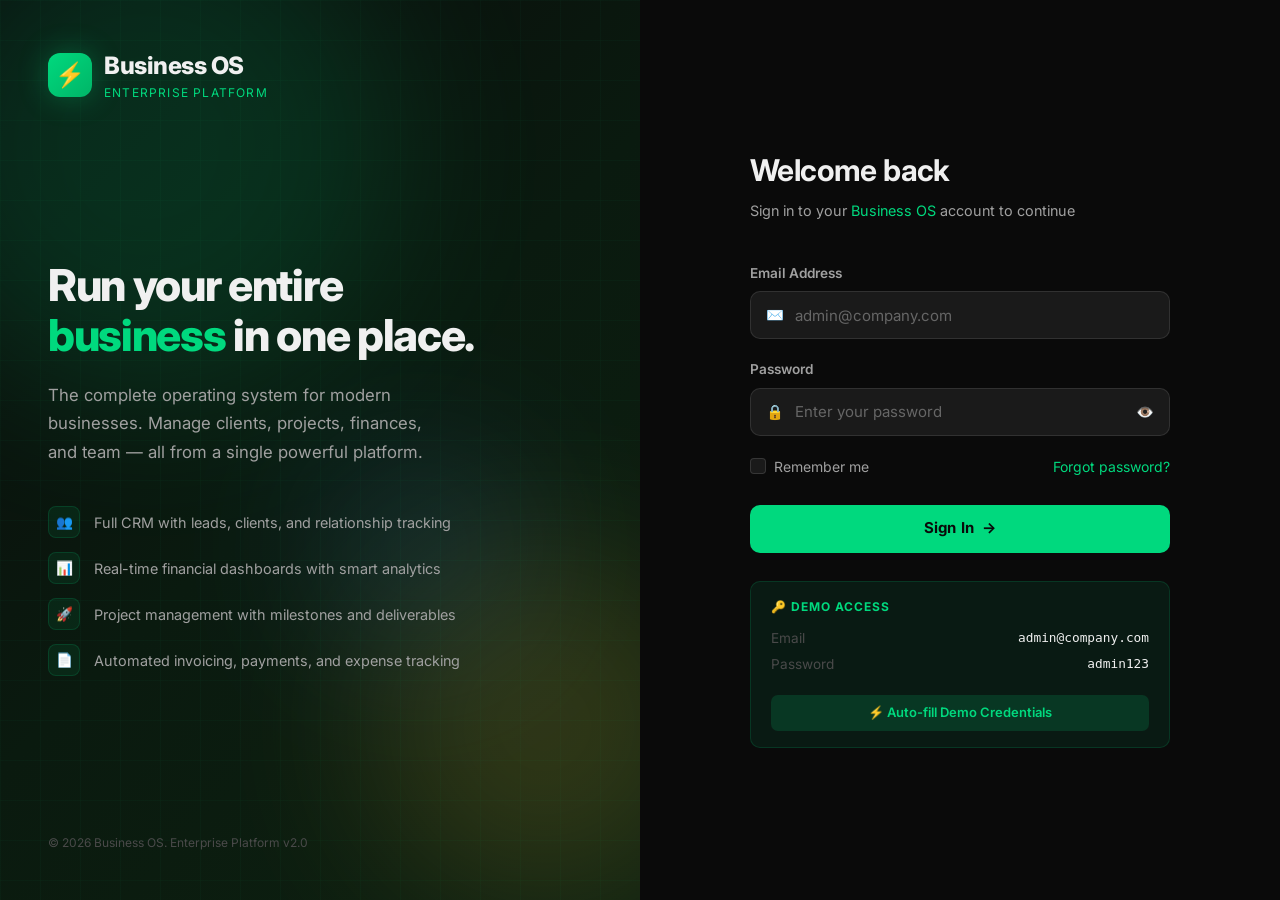
<file: business-os/index.html>
<!DOCTYPE html>
<html lang="en">
<head>
  <meta charset="UTF-8" />
  <meta name="viewport" content="width=device-width, initial-scale=1.0" />
  <title>Dashboard — Business OS</title>
  <link rel="stylesheet" href="assets/css/theme.css" />
  <link rel="stylesheet" href="assets/css/global.css" />
  <link rel="stylesheet" href="assets/css/layout.css" />
  <link rel="stylesheet" href="assets/css/sidebar.css" />
  <link rel="stylesheet" href="assets/css/navbar.css" />
  <link rel="stylesheet" href="assets/css/components.css" />
  <link rel="stylesheet" href="assets/css/cards.css" />
  <link rel="stylesheet" href="assets/css/tables.css" />
  <link rel="stylesheet" href="assets/css/forms.css" />
  <link rel="stylesheet" href="assets/css/modal.css" />
  <link rel="stylesheet" href="assets/css/drawer.css" />
  <link rel="stylesheet" href="assets/css/dashboard.css" />
  <link rel="stylesheet" href="assets/css/pages.css" />
  <link rel="stylesheet" href="assets/css/animations.css" />
  <link rel="stylesheet" href="assets/css/responsive.css" />
</head>
<body>

<!-- ══════════════════════════════════════════════════════
     APP SHELL
     ══════════════════════════════════════════════════════ -->
<div class="app-shell" id="appShell">

  <!-- ── HEADER ── -->
  <header class="app-header" role="banner">
    <div class="header-left">
      <button class="header-toggle" id="sidebarToggle" aria-label="Toggle sidebar">☰</button>
      <a href="index.html" class="header-logo">
        <div class="header-logo-mark">⚡</div>
        <span class="header-logo-name">Business OS</span>
      </a>
    </div>

    <div class="header-center">
      <div class="header-search">
        <span class="header-search-icon">🔍</span>
        <input type="text" class="header-search-input" id="globalSearch"
          placeholder="Search clients, projects, invoices..." aria-label="Global search" />
        <span class="header-search-kbd">Ctrl K</span>
      </div>
    </div>

    <div class="header-right">
      <button class="header-quick-add" id="quickAddBtn" aria-label="Quick add">
        <span>+</span><span>New</span>
      </button>
      <div class="header-divider"></div>
      <button class="header-btn" id="notifBtn" aria-label="Notifications" data-tooltip="Notifications">
        🔔
        <span class="notif-badge" id="notifBadge">3</span>
      </button>
      <div class="header-divider"></div>
      <button class="header-branch-btn" id="branchBtn" aria-label="Branch selector">
        <span class="branch-status-dot"></span>
        <span>Main Office</span>
        <span>▾</span>
      </button>
    </div>
  </header>

  <!-- ── SIDEBAR ── -->
  <nav class="app-sidebar" id="appSidebar" role="navigation" aria-label="Main navigation">
    <div class="sidebar-nav">

      <!-- Dashboard -->
      <div class="nav-section">
        <a class="nav-item active" data-page="dashboard" data-tooltip="Dashboard" href="#dashboard">
          <span class="nav-icon">📊</span>
          <span class="nav-label">Dashboard</span>
        </a>
      </div>

      <!-- CRM -->
      <div class="nav-section">
        <div class="nav-section-label">CRM</div>
        <a class="nav-item" data-page="leads" data-tooltip="Leads" href="#leads">
          <span class="nav-icon">🎯</span>
          <span class="nav-label">Leads</span>
          <span class="nav-badge" id="leadsNavBadge">5</span>
        </a>
        <a class="nav-item" data-page="clients" data-tooltip="Clients" href="#clients">
          <span class="nav-icon">👥</span>
          <span class="nav-label">Clients</span>
        </a>
      </div>

      <!-- Projects -->
      <div class="nav-section">
        <div class="nav-section-label">Projects</div>
        <div class="nav-item has-submenu" data-submenu="projects-sub" data-tooltip="Projects">
          <span class="nav-icon">🚀</span>
          <span class="nav-label">Projects</span>
          <span class="nav-chevron">›</span>
        </div>
        <div class="nav-submenu" id="projects-sub">
          <a class="nav-subitem" data-page="projects" href="#projects">
            <span class="nav-subitem-dot"></span>
            <span>All Projects</span>
          </a>
          <a class="nav-subitem" data-page="quotations" href="#quotations">
            <span class="nav-subitem-dot"></span>
            <span>Quotations</span>
          </a>
        </div>
      </div>

      <!-- Finance -->
      <div class="nav-section">
        <div class="nav-section-label">Finance</div>
        <div class="nav-item has-submenu" data-submenu="finance-sub" data-tooltip="Finance">
          <span class="nav-icon">💰</span>
          <span class="nav-label">Finance</span>
          <span class="nav-chevron">›</span>
        </div>
        <div class="nav-submenu" id="finance-sub">
          <a class="nav-subitem" data-page="invoices" href="#invoices">
            <span class="nav-subitem-dot"></span>
            <span>Invoices</span>
          </a>
          <a class="nav-subitem" data-page="payments" href="#payments">
            <span class="nav-subitem-dot"></span>
            <span>Payments</span>
          </a>
          <a class="nav-subitem" data-page="expenses" href="#expenses">
            <span class="nav-subitem-dot"></span>
            <span>Expenses</span>
          </a>
        </div>
      </div>

      <!-- Other -->
      <div class="nav-section">
        <div class="nav-section-label">Workspace</div>
        <a class="nav-item" data-page="documents" data-tooltip="Documents" href="#documents">
          <span class="nav-icon">📁</span>
          <span class="nav-label">Documents</span>
        </a>
        <a class="nav-item" data-page="calendar" data-tooltip="Calendar" href="#calendar">
          <span class="nav-icon">📅</span>
          <span class="nav-label">Calendar</span>
        </a>
        <a class="nav-item" data-page="notes" data-tooltip="Notes" href="#notes">
          <span class="nav-icon">📝</span>
          <span class="nav-label">Notes</span>
        </a>
        <a class="nav-item" data-page="reports" data-tooltip="Reports" href="#reports">
          <span class="nav-icon">📈</span>
          <span class="nav-label">Reports</span>
        </a>
      </div>

      <div class="nav-section">
        <div class="nav-section-label">System</div>
        <a class="nav-item" data-page="settings" data-tooltip="Settings" href="#settings">
          <span class="nav-icon">⚙️</span>
          <span class="nav-label">Settings</span>
        </a>
      </div>
    </div>

    <div class="sidebar-footer">
      <div class="sidebar-footer-item" id="logoutBtn">
        <span class="nav-icon">🚪</span>
        <span>Sign Out</span>
      </div>
    </div>
  </nav>

  <!-- ── MAIN CONTENT ── -->
  <main class="app-main" id="appMain" role="main">
    <!-- Page content injected here by router.js -->
    <div id="pageContent" class="page-enter"></div>
  </main>

</div><!-- end .app-shell -->

<!-- ════════════════════════════════════════
     MOBILE SIDEBAR OVERLAY
     ════════════════════════════════════════ -->
<div class="mobile-sidebar-overlay" id="mobileSidebarOverlay"></div>

<!-- ════════════════════════════════════════
     NOTIFICATIONS DROPDOWN
     ════════════════════════════════════════ -->
<div class="modal-overlay notification-panel" id="notifOverlay">
  <div class="modal notification-modal glass" role="dialog" aria-label="Notifications">
    <div class="modal-header">
      <div class="modal-title"><h3>🔔 Notifications</h3></div>
      <div class="notification-header-actions">
        <button class="btn btn-ghost btn-sm" id="markAllReadBtn">Mark all read</button>
        <button class="modal-close" id="notifClose">✕</button>
      </div>
    </div>
    <div class="modal-body modal-body--no-padding" id="notifList"></div>
  </div>
</div>

<!-- ════════════════════════════════════════
     QUICK ADD MODAL
     ════════════════════════════════════════ -->
<div class="modal-overlay" id="quickAddOverlay" role="dialog" aria-label="Quick add">
  <div class="modal modal-sm glass" id="quickAddModal">
    <div class="modal-header">
      <div class="modal-title">
        <div class="modal-title-icon">+</div>
        <h3>Quick Create</h3>
      </div>
      <button class="modal-close" id="quickAddClose">✕</button>
    </div>
    <div class="modal-body modal-body--compact">
      <div class="quick-add-grid" id="quickAddGrid"></div>
    </div>
  </div>
</div>

<!-- ════════════════════════════════════════
     COMMAND PALETTE (Ctrl+K)
     ════════════════════════════════════════ -->
<div class="modal-overlay command-palette-overlay" id="commandOverlay" role="dialog" aria-label="Command palette">
  <div class="modal modal-md command-modal glass" id="commandModal">
    <div class="command-modal-header">
      <div class="command-input-wrapper">
        <span class="command-input-icon">⌘</span>
        <input type="text" id="commandInput" class="form-input command-input"
          placeholder="Search commands, pages, records..." autocomplete="off" />
      </div>
    </div>
    <div id="commandResults" class="command-results"></div>
    <div class="command-footer">
      <span class="command-footer-text">↑↓ navigate &nbsp; ↵ select &nbsp; Esc close</span>
    </div>
  </div>
</div>

<!-- ════════════════════════════════════════
     GENERIC CRUD MODAL
     ════════════════════════════════════════ -->
<div class="modal-overlay" id="crudOverlay" role="dialog">
  <div class="modal modal-lg glass" id="crudModal">
    <div class="modal-header">
      <div class="modal-title">
        <div class="modal-title-icon" id="crudModalIcon"></div>
        <h3 id="crudModalTitle">Create Record</h3>
      </div>
      <button class="modal-close" id="crudModalClose">✕</button>
    </div>
    <div class="modal-body" id="crudModalBody"></div>
    <div class="modal-footer" id="crudModalFooter">
      <button class="btn btn-secondary" id="crudCancelBtn">Cancel</button>
      <button class="btn btn-primary" id="crudSaveBtn">Save</button>
    </div>
  </div>
</div>

<!-- ════════════════════════════════════════
     DETAIL DRAWER
     ════════════════════════════════════════ -->
<div class="drawer-overlay" id="drawerOverlay">
  <div class="drawer glass" id="mainDrawer" role="complementary">
    <div class="drawer-header">
      <div class="drawer-header-left">
        <div id="drawerAvatar" class="avatar avatar-md"></div>
        <div>
          <div class="drawer-title" id="drawerTitle">Record Detail</div>
          <div class="drawer-subtitle" id="drawerSubtitle"></div>
        </div>
      </div>
      <div class="drawer-header-actions">
        <button class="btn btn-ghost btn-icon btn-sm" id="drawerEditBtn" data-tooltip="Edit">✏️</button>
        <button class="btn btn-ghost btn-icon btn-sm btn-danger-text" id="drawerDeleteBtn" data-tooltip="Delete">🗑️</button>
        <button class="drawer-close" id="drawerClose">✕</button>
      </div>
    </div>
    <div class="drawer-tabs" id="drawerTabs"></div>
    <div class="drawer-body" id="drawerBody"></div>
    <div class="drawer-footer" id="drawerFooter" hidden></div>
  </div>
</div>

<!-- ════════════════════════════════════════
     TOAST CONTAINER
     ════════════════════════════════════════ -->
<div id="toastContainer" class="toast-container"></div>

<!-- ════════════════════════════════════════
     FLOATING FAB
     ════════════════════════════════════════ -->
<button id="floatingFab" class="floating-fab glass" aria-label="Quick create" data-tooltip="Quick create">+</button>

<!-- ════════════════════════════════════════
     SCRIPTS — Load order matters
     ════════════════════════════════════════ -->
<script src="assets/js/utils.js"></script>
<script src="assets/js/storage.js"></script>
<script src="assets/js/auth.js"></script>
<script src="assets/js/ui.js"></script>
<script src="assets/js/modal.js"></script>
<script src="assets/js/drawer.js"></script>
<script src="assets/js/notifications.js"></script>
<script src="assets/js/search.js"></script>
<script src="assets/js/clients.js"></script>
<script src="assets/js/projects.js"></script>
<script src="assets/js/invoices.js"></script>
<script src="assets/js/payments.js"></script>
<script src="assets/js/notes.js"></script>
<script src="assets/js/calendar.js"></script>
<script src="assets/js/reports.js"></script>
<script src="assets/js/dashboard.js"></script>
<script src="assets/js/leads.js"></script>
<script src="assets/js/quotations.js"></script>
<script src="assets/js/documents.js"></script>
<script src="assets/js/settings.js"></script>
<script src="assets/js/router.js"></script>
<script src="assets/js/app.js"></script>

</body>
</html>
</file>
<file: business-os/assets/css/theme.css>
/* ============================================================
   THEME.CSS — CSS Variables & Design Tokens
   Business OS Design System
   ============================================================ */

:root {
  /* ── Background Colors ── */
  --bg-primary:       #0a0a0a;
  --bg-secondary:     #111111;
  --bg-tertiary:      #1a1a1a;
  --bg-card:          #141414;
  --bg-card-hover:    #1e1e1e;
  --bg-sidebar:       #0d0d0d;
  --bg-header:        #0d0d0d;
  --bg-input:         #1a1a1a;
  --bg-input-focus:   #1f1f1f;
  --bg-overlay:       rgba(0, 0, 0, 0.75);
  --bg-skeleton:      #1e1e1e;
  --bg-skeleton-shine:#252525;
  --bg-tooltip:       #1e1e1e;
  --bg-dropdown:      #161616;
  --bg-badge:         #1a1a1a;
  --bg-table-row:     #131313;
  --bg-table-hover:   #1c1c1c;
  --bg-table-stripe:  #121212;

  /* ── Sidebar Gradient ── */
  --sidebar-gradient: linear-gradient(180deg, #0d0d0d 0%, #0a1a0f 60%, #0d1a10 100%);

  /* ── Accent Colors ── */
  --accent-primary:   #00d97e;
  --accent-primary-dark: #00b567;
  --accent-primary-light: #1adf8b;
  --accent-primary-subtle: rgba(0, 217, 126, 0.08);
  --accent-primary-muted:  rgba(0, 217, 126, 0.15);
  --accent-primary-glow:   rgba(0, 217, 126, 0.25);

  --accent-secondary:       #f5c542;
  --accent-secondary-dark:  #d4a820;
  --accent-secondary-light: #f7d060;
  --accent-secondary-subtle: rgba(245, 197, 66, 0.08);
  --accent-secondary-muted:  rgba(245, 197, 66, 0.15);

  /* ── Text Colors ── */
  --text-primary:    #f0f0f0;
  --text-secondary:  #a0a0a0;
  --text-tertiary:   #666666;
  --text-muted:      #4a4a4a;
  --text-inverse:    #0a0a0a;
  --text-accent:     #00d97e;
  --text-gold:       #f5c542;
  --text-link:       #00d97e;
  --text-link-hover: #1adf8b;

  /* ── Border Colors ── */
  --border-subtle:  rgba(255, 255, 255, 0.05);
  --border-default: rgba(255, 255, 255, 0.08);
  --border-medium:  rgba(255, 255, 255, 0.12);
  --border-strong:  rgba(255, 255, 255, 0.20);
  --border-accent:  rgba(0, 217, 126, 0.30);
  --border-gold:    rgba(245, 197, 66, 0.30);
  --border-input:   rgba(255, 255, 255, 0.10);
  --border-input-focus: rgba(0, 217, 126, 0.50);

  /* ── Status Colors ── */
  --status-success:       #00d97e;
  --status-success-bg:    rgba(0, 217, 126, 0.10);
  --status-success-text:  #00d97e;

  --status-warning:       #f5c542;
  --status-warning-bg:    rgba(245, 197, 66, 0.10);
  --status-warning-text:  #f5c542;

  --status-error:         #ff4757;
  --status-error-bg:      rgba(255, 71, 87, 0.10);
  --status-error-text:    #ff4757;

  --status-info:          #4da6ff;
  --status-info-bg:       rgba(77, 166, 255, 0.10);
  --status-info-text:     #4da6ff;

  --status-neutral:       #888888;
  --status-neutral-bg:    rgba(136, 136, 136, 0.10);
  --status-neutral-text:  #888888;

  --status-purple:        #9b59b6;
  --status-purple-bg:     rgba(155, 89, 182, 0.10);
  --status-purple-text:   #9b59b6;

  /* ── Priority Colors ── */
  --priority-critical:  #ff4757;
  --priority-high:      #ff6b35;
  --priority-medium:    #f5c542;
  --priority-low:       #00d97e;

  /* ── Shadows ── */
  --shadow-sm:   0 1px 3px rgba(0,0,0,0.4);
  --shadow-md:   0 4px 12px rgba(0,0,0,0.5);
  --shadow-lg:   0 8px 24px rgba(0,0,0,0.6);
  --shadow-xl:   0 16px 48px rgba(0,0,0,0.7);
  --shadow-2xl:  0 24px 64px rgba(0,0,0,0.8);
  --shadow-accent: 0 0 20px rgba(0, 217, 126, 0.15);
  --shadow-gold:   0 0 20px rgba(245, 197, 66, 0.15);
  --shadow-card:   0 2px 8px rgba(0,0,0,0.4), 0 0 1px rgba(255,255,255,0.05);
  --shadow-modal:  0 24px 80px rgba(0,0,0,0.8);
  --shadow-dropdown: 0 8px 30px rgba(0,0,0,0.6);

  /* ── Typography ── */
  --font-sans:  'Inter', 'SF Pro Display', -apple-system, BlinkMacSystemFont, 'Segoe UI', sans-serif;
  --font-mono:  'JetBrains Mono', 'Fira Code', 'Cascadia Code', monospace;

  --text-xs:    0.6875rem;  /* 11px */
  --text-sm:    0.8125rem;  /* 13px */
  --text-base:  0.9375rem;  /* 15px */
  --text-md:    1rem;       /* 16px */
  --text-lg:    1.125rem;   /* 18px */
  --text-xl:    1.25rem;    /* 20px */
  --text-2xl:   1.5rem;     /* 24px */
  --text-3xl:   1.875rem;   /* 30px */
  --text-4xl:   2.25rem;    /* 36px */

  --weight-regular:  400;
  --weight-medium:   500;
  --weight-semibold: 600;
  --weight-bold:     700;

  --leading-tight:  1.25;
  --leading-normal: 1.5;
  --leading-loose:  1.75;

  /* ── Spacing ── */
  --space-1:   0.25rem;
  --space-2:   0.5rem;
  --space-3:   0.75rem;
  --space-4:   1rem;
  --space-5:   1.25rem;
  --space-6:   1.5rem;
  --space-8:   2rem;
  --space-10:  2.5rem;
  --space-12:  3rem;
  --space-16:  4rem;
  --space-20:  5rem;

  /* ── Radii ── */
  --radius-sm:   4px;
  --radius-md:   8px;
  --radius-lg:   12px;
  --radius-xl:   16px;
  --radius-2xl:  20px;
  --radius-full: 9999px;

  /* ── Layout ── */
  --sidebar-width:          240px;
  --sidebar-collapsed-width: 60px;
  --header-height:          60px;
  --drawer-width:           460px;

  /* ── Transitions ── */
  --transition-fast:    150ms ease;
  --transition-base:    250ms ease;
  --transition-slow:    400ms ease;
  --transition-spring:  300ms cubic-bezier(0.34, 1.56, 0.64, 1);

  /* ── Z-Index Scale ── */
  --z-base:       1;
  --z-dropdown:   100;
  --z-sticky:     200;
  --z-header:     300;
  --z-sidebar:    400;
  --z-drawer:     500;
  --z-modal:      600;
  --z-toast:      700;
  --z-tooltip:    800;
  --z-command:    900;

  /* ── Glassmorphism ── */
  --glass-bg: rgba(20, 20, 20, 0.6);
  --glass-border: rgba(255, 255, 255, 0.06);
  --glass-shadow: 0 8px 32px rgba(0, 0, 0, 0.4);
  --glass-blur: 12px;

  /* ── Glow Effects ── */
  --glow-green: 0 0 20px rgba(0, 217, 126, 0.15);
  --glow-gold: 0 0 20px rgba(245, 197, 66, 0.15);
  --glow-red: 0 0 20px rgba(255, 71, 87, 0.15);
  --glow-blue: 0 0 20px rgba(77, 166, 255, 0.15);

  /* ── Frosted Glass ── */
  --frosted-bg: rgba(20, 20, 20, 0.7);
  --frosted-border: rgba(255, 255, 255, 0.08);
  --frosted-blur: 20px;
}
</file>
<file: business-os/assets/css/global.css>
/* ============================================================
   GLOBAL.CSS — Reset, Base Styles, Typography
   ============================================================ */

@import url('https://fonts.googleapis.com/css2?family=Inter:wght@300;400;500;600;700;800&display=swap');

/* ── Reset ── */
*, *::before, *::after {
  box-sizing: border-box;
  margin: 0;
  padding: 0;
}

html {
  font-size: 16px;
  scroll-behavior: smooth;
  -webkit-text-size-adjust: 100%;
  tab-size: 4;
}

body {
  font-family: var(--font-sans);
  font-size: var(--text-base);
  font-weight: var(--weight-regular);
  line-height: var(--leading-normal);
  color: var(--text-primary);
  background-color: var(--bg-primary);
  -webkit-font-smoothing: antialiased;
  -moz-osx-font-smoothing: grayscale;
  overflow-x: hidden;
  min-height: 100vh;
}

/* ── Links ── */
a {
  color: var(--text-link);
  text-decoration: none;
  transition: color var(--transition-fast);
}

a:hover {
  color: var(--text-link-hover);
}

a:focus-visible {
  outline: 2px solid var(--accent-primary);
  outline-offset: 2px;
  border-radius: var(--radius-sm);
}

/* ── Lists ── */
ul, ol {
  list-style: none;
}

/* ── Images ── */
img, svg {
  display: block;
  max-width: 100%;
}

/* ── Form Elements ── */
input, button, select, textarea {
  font: inherit;
  color: inherit;
}

button {
  cursor: pointer;
  border: none;
  background: none;
}

button:disabled {
  cursor: not-allowed;
  opacity: 0.5;
}

input, textarea, select {
  background: var(--bg-input);
  border: 1px solid var(--border-input);
  border-radius: var(--radius-md);
  color: var(--text-primary);
  transition: border-color var(--transition-fast), box-shadow var(--transition-fast);
}

input:focus, textarea:focus, select:focus {
  outline: none;
  border-color: var(--border-input-focus);
  box-shadow: 0 0 0 3px var(--accent-primary-subtle);
}

input::placeholder, textarea::placeholder {
  color: var(--text-tertiary);
}

/* ── Tables ── */
table {
  border-collapse: collapse;
  width: 100%;
}

/* ── Scrollbar ── */
::-webkit-scrollbar {
  width: 6px;
  height: 6px;
}

::-webkit-scrollbar-track {
  background: transparent;
}

::-webkit-scrollbar-thumb {
  background: rgba(255, 255, 255, 0.08);
  border-radius: var(--radius-full);
  transition: background var(--transition-fast);
}

::-webkit-scrollbar-thumb:hover {
  background: rgba(255, 255, 255, 0.16);
}

/* ── Selection ── */
::selection {
  background: var(--accent-primary-muted);
  color: var(--text-primary);
}

/* ── Focus Styles ── */
:focus-visible {
  outline: 2px solid var(--accent-primary);
  outline-offset: 2px;
  border-radius: var(--radius-sm);
}

/* ── Typography Scale ── */
h1, h2, h3, h4, h5, h6 {
  font-weight: var(--weight-semibold);
  line-height: var(--leading-tight);
  color: var(--text-primary);
}

h1 { font-size: var(--text-3xl); }
h2 { font-size: var(--text-2xl); }
h3 { font-size: var(--text-xl); }
h4 { font-size: var(--text-lg); }
h5 { font-size: var(--text-md); }
h6 { font-size: var(--text-base); }

p {
  color: var(--text-secondary);
  line-height: var(--leading-loose);
}

small {
  font-size: var(--text-sm);
  color: var(--text-secondary);
}

code {
  font-family: var(--font-mono);
  font-size: 0.875em;
  background: rgba(255,255,255,0.06);
  padding: 0.15em 0.4em;
  border-radius: var(--radius-sm);
  color: var(--accent-primary);
}

/* ── Utility Classes ── */
.sr-only {
  position: absolute;
  width: 1px;
  height: 1px;
  padding: 0;
  margin: -1px;
  overflow: hidden;
  clip: rect(0, 0, 0, 0);
  white-space: nowrap;
  border-width: 0;
}

.truncate {
  overflow: hidden;
  text-overflow: ellipsis;
  white-space: nowrap;
}

.flex { display: flex; }
.flex-col { flex-direction: column; }
.items-center { align-items: center; }
.justify-center { justify-content: center; }
.justify-between { justify-content: space-between; }
.gap-1 { gap: var(--space-1); }
.gap-2 { gap: var(--space-2); }
.gap-3 { gap: var(--space-3); }
.gap-4 { gap: var(--space-4); }
.gap-6 { gap: var(--space-6); }
.gap-8 { gap: var(--space-8); }

.w-full { width: 100%; }
.h-full { height: 100%; }

.text-xs   { font-size: var(--text-xs); }
.text-sm   { font-size: var(--text-sm); }
.text-base { font-size: var(--text-base); }
.text-lg   { font-size: var(--text-lg); }
.text-xl   { font-size: var(--text-xl); }

.font-medium   { font-weight: var(--weight-medium); }
.font-semibold { font-weight: var(--weight-semibold); }
.font-bold     { font-weight: var(--weight-bold); }

.text-primary   { color: var(--text-primary); }
.text-secondary { color: var(--text-secondary); }
.text-muted     { color: var(--text-muted); }
.text-accent    { color: var(--text-accent); }
.text-gold      { color: var(--text-gold); }
.text-error     { color: var(--status-error); }
.text-success   { color: var(--status-success); }

.mt-auto { margin-top: auto; }
.mb-0    { margin-bottom: 0; }

.cursor-pointer { cursor: pointer; }
.select-none    { user-select: none; }
.pointer-events-none { pointer-events: none; }

.hidden { display: none !important; }
.invisible { visibility: hidden; }

.rounded-full { border-radius: var(--radius-full); }
.rounded-lg   { border-radius: var(--radius-lg); }
.rounded-md   { border-radius: var(--radius-md); }

.overflow-hidden { overflow: hidden; }

.relative { position: relative; }
.absolute { position: absolute; }

.opacity-0    { opacity: 0; }
.opacity-50   { opacity: 0.5; }
.opacity-100  { opacity: 1; }

/* ── Divider ── */
.divider {
  width: 100%;
  height: 1px;
  background: var(--border-subtle);
  margin: var(--space-4) 0;
}

.divider-vertical {
  width: 1px;
  height: 100%;
  background: var(--border-subtle);
  margin: 0 var(--space-4);
}

/* ── Grid Utilities ── */
.grid { display: grid; }
.grid-2 { grid-template-columns: repeat(2, 1fr); }
.grid-3 { grid-template-columns: repeat(3, 1fr); }
.grid-4 { grid-template-columns: repeat(4, 1fr); }

/* ── No-select ── */
.no-select { user-select: none; -webkit-user-select: none; }
</file>
<file: business-os/assets/css/layout.css>
/* ============================================================
   LAYOUT.CSS — App Shell, Grid, Main Structure
   ============================================================ */

/* ── App Shell ── */
.app-shell {
  display: grid;
  grid-template-rows: var(--header-height) 1fr;
  grid-template-columns: var(--sidebar-width) 1fr;
  grid-template-areas:
    "header header"
    "sidebar main";
  height: 100vh;
  overflow: hidden;
  transition: grid-template-columns var(--transition-base);
}

.app-shell.sidebar-collapsed {
  grid-template-columns: var(--sidebar-collapsed-width) 1fr;
}

/* ── Header Area ── */
.app-header {
  grid-area: header;
  position: sticky;
  top: 0;
  z-index: var(--z-header);
  height: var(--header-height);
}

/* ── Sidebar Area ── */
.app-sidebar {
  grid-area: sidebar;
  position: sticky;
  top: var(--header-height);
  height: calc(100vh - var(--header-height));
  z-index: var(--z-sidebar);
  overflow: hidden;
}

/* ── Main Content Area ── */
.app-main {
  grid-area: main;
  overflow-y: auto;
  overflow-x: hidden;
  height: calc(100vh - var(--header-height));
  background: var(--bg-primary);
  position: relative;
}

/* ── Page Container ── */
.page-container {
  padding: var(--space-6) var(--space-8);
  max-width: 1600px;
  margin: 0 auto;
  width: 100%;
}

/* ── Page Header ── */
.page-header {
  display: flex;
  align-items: flex-start;
  justify-content: space-between;
  margin-bottom: var(--space-6);
  gap: var(--space-4);
}

.page-header-left {
  display: flex;
  flex-direction: column;
  gap: var(--space-1);
}

.page-header-right {
  display: flex;
  align-items: center;
  gap: var(--space-3);
  flex-shrink: 0;
}

/* ── Breadcrumb ── */
.breadcrumb {
  display: flex;
  align-items: center;
  gap: var(--space-2);
  font-size: var(--text-sm);
  color: var(--text-tertiary);
  margin-bottom: var(--space-2);
}

.breadcrumb-item {
  display: flex;
  align-items: center;
  gap: var(--space-2);
}

.breadcrumb-item a {
  color: var(--text-tertiary);
  transition: color var(--transition-fast);
}

.breadcrumb-item a:hover {
  color: var(--text-secondary);
}

.breadcrumb-separator {
  color: var(--text-muted);
  font-size: var(--text-xs);
}

.breadcrumb-item.active {
  color: var(--text-secondary);
}

/* ── Page Title ── */
.page-title {
  font-size: var(--text-2xl);
  font-weight: var(--weight-bold);
  color: var(--text-primary);
  line-height: 1.2;
}

.page-subtitle {
  font-size: var(--text-sm);
  color: var(--text-secondary);
  margin-top: var(--space-1);
}

/* ── Toolbar ── */
.toolbar {
  display: flex;
  align-items: center;
  justify-content: space-between;
  gap: var(--space-3);
  margin-bottom: var(--space-5);
  flex-wrap: wrap;
}

.toolbar-left {
  display: flex;
  align-items: center;
  gap: var(--space-3);
  flex: 1;
  min-width: 0;
}

.toolbar-right {
  display: flex;
  align-items: center;
  gap: var(--space-2);
  flex-shrink: 0;
}

/* ── Stats Row ── */
.stats-row {
  display: grid;
  grid-template-columns: repeat(auto-fit, minmax(180px, 1fr));
  gap: var(--space-4);
  margin-bottom: var(--space-6);
}

/* ── Content Sections ── */
.content-section {
  margin-bottom: var(--space-6);
}

.section-header {
  display: flex;
  align-items: center;
  justify-content: space-between;
  margin-bottom: var(--space-4);
}

.section-title {
  font-size: var(--text-base);
  font-weight: var(--weight-semibold);
  color: var(--text-primary);
  display: flex;
  align-items: center;
  gap: var(--space-2);
}

.section-title .icon {
  color: var(--accent-primary);
}

.section-action {
  font-size: var(--text-sm);
  color: var(--text-accent);
  cursor: pointer;
  transition: color var(--transition-fast);
}

.section-action:hover {
  color: var(--accent-primary-light);
}

/* ── Two Column Layout ── */
.two-col-layout {
  display: grid;
  grid-template-columns: 1fr 380px;
  gap: var(--space-6);
  align-items: start;
}

/* ── Three Column Layout ── */
.three-col-layout {
  display: grid;
  grid-template-columns: 1fr 1fr 1fr;
  gap: var(--space-6);
}

/* ── Main + Sidebar Layout ── */
.main-aside-layout {
  display: grid;
  grid-template-columns: 1fr 320px;
  gap: var(--space-6);
  align-items: start;
}

/* ── Empty Page ── */
.empty-page {
  display: flex;
  flex-direction: column;
  align-items: center;
  justify-content: center;
  min-height: 60vh;
  text-align: center;
  gap: var(--space-4);
}

.empty-page-icon {
  width: 80px;
  height: 80px;
  background: var(--bg-card);
  border-radius: var(--radius-2xl);
  display: flex;
  align-items: center;
  justify-content: center;
  font-size: 2rem;
  border: 1px solid var(--border-subtle);
}

.empty-page h3 {
  font-size: var(--text-xl);
  color: var(--text-primary);
}

.empty-page p {
  font-size: var(--text-sm);
  color: var(--text-tertiary);
  max-width: 320px;
}

/* ── Loading State ── */
.page-loading {
  display: flex;
  flex-direction: column;
  align-items: center;
  justify-content: center;
  height: 100%;
  gap: var(--space-4);
}
</file>
<file: business-os/assets/css/sidebar.css>
/* ============================================================
   SIDEBAR.CSS — Navigation Sidebar
   ============================================================ */

.app-sidebar {
  background: var(--sidebar-gradient);
  border-right: 1px solid var(--border-subtle);
  display: flex;
  flex-direction: column;
  width: var(--sidebar-width);
  transition: width var(--transition-base);
}

/* ── Sidebar Nav ── */
.sidebar-nav {
  flex: 1;
  padding: var(--space-3) var(--space-2);
  overflow-y: auto;
  overflow-x: hidden;
}

.sidebar-nav::-webkit-scrollbar {
  display: none;
}

/* ── Nav Sections ── */
.nav-section {
  margin-bottom: var(--space-2);
}

.nav-section-label {
  font-size: var(--text-xs);
  font-weight: var(--weight-semibold);
  color: var(--text-muted);
  text-transform: uppercase;
  letter-spacing: 0.08em;
  padding: var(--space-2) var(--space-3);
  white-space: nowrap;
  overflow: hidden;
  transition: opacity var(--transition-base);
}

/* ── Nav Items ── */
.nav-item {
  display: flex;
  align-items: center;
  gap: var(--space-3);
  padding: var(--space-2) var(--space-3);
  border-radius: var(--radius-md);
  cursor: pointer;
  transition: background var(--transition-fast), color var(--transition-fast);
  color: var(--text-secondary);
  font-size: var(--text-sm);
  font-weight: var(--weight-medium);
  white-space: nowrap;
  overflow: hidden;
  position: relative;
  text-decoration: none;
  user-select: none;
  margin-bottom: 2px;
}

.nav-item:hover {
  background: rgba(255, 255, 255, 0.05);
  color: var(--text-primary);
}

.nav-item.active {
  background: var(--accent-primary-subtle);
  color: var(--accent-primary);
  font-weight: var(--weight-semibold);
}

.nav-item.active::before {
  content: '';
  position: absolute;
  left: 0;
  top: 20%;
  bottom: 20%;
  width: 3px;
  background: var(--accent-primary);
  border-radius: 0 var(--radius-sm) var(--radius-sm) 0;
}

.nav-item.active .nav-icon {
  color: var(--accent-primary);
}

.nav-icon {
  width: 18px;
  height: 18px;
  display: flex;
  align-items: center;
  justify-content: center;
  font-size: 15px;
  flex-shrink: 0;
  transition: color var(--transition-fast);
}

.nav-label {
  flex: 1;
  transition: opacity var(--transition-base);
  overflow: hidden;
  text-overflow: ellipsis;
}

.nav-badge {
  background: var(--accent-primary-muted);
  color: var(--accent-primary);
  font-size: var(--text-xs);
  font-weight: var(--weight-semibold);
  padding: 1px 6px;
  border-radius: var(--radius-full);
  flex-shrink: 0;
  min-width: 18px;
  text-align: center;
  transition: opacity var(--transition-base);
}

/* ── Submenu ── */
.nav-submenu {
  overflow: hidden;
  max-height: 0;
  transition: max-height var(--transition-slow);
}

.nav-submenu.open {
  max-height: 300px;
}

.nav-item.has-submenu .nav-chevron {
  margin-left: auto;
  font-size: var(--text-xs);
  transition: transform var(--transition-base);
  flex-shrink: 0;
}

.nav-item.has-submenu.open .nav-chevron {
  transform: rotate(90deg);
}

.nav-subitem {
  display: flex;
  align-items: center;
  gap: var(--space-3);
  padding: var(--space-2) var(--space-3) var(--space-2) calc(var(--space-3) + 26px);
  border-radius: var(--radius-md);
  cursor: pointer;
  transition: background var(--transition-fast), color var(--transition-fast);
  color: var(--text-tertiary);
  font-size: var(--text-sm);
  font-weight: var(--weight-medium);
  margin-bottom: 1px;
  white-space: nowrap;
  overflow: hidden;
  text-decoration: none;
  user-select: none;
}

.nav-subitem:hover {
  background: rgba(255, 255, 255, 0.04);
  color: var(--text-secondary);
}

.nav-subitem.active {
  color: var(--accent-primary);
  background: var(--accent-primary-subtle);
}

.nav-subitem-dot {
  width: 5px;
  height: 5px;
  border-radius: var(--radius-full);
  background: currentColor;
  flex-shrink: 0;
  opacity: 0.5;
}

.nav-subitem.active .nav-subitem-dot {
  opacity: 1;
  background: var(--accent-primary);
}

/* ── Sidebar Footer ── */
.sidebar-footer {
  padding: var(--space-3) var(--space-2);
  border-top: 1px solid var(--border-subtle);
}

.sidebar-footer-item {
  display: flex;
  align-items: center;
  gap: var(--space-3);
  padding: var(--space-2) var(--space-3);
  border-radius: var(--radius-md);
  cursor: pointer;
  color: var(--text-tertiary);
  font-size: var(--text-sm);
  transition: all var(--transition-fast);
  white-space: nowrap;
  overflow: hidden;
}

.sidebar-footer-item:hover {
  background: rgba(255,255,255,0.04);
  color: var(--text-secondary);
}

/* ── Collapsed Sidebar ── */
.app-shell.sidebar-collapsed .nav-label,
.app-shell.sidebar-collapsed .nav-badge,
.app-shell.sidebar-collapsed .nav-section-label,
.app-shell.sidebar-collapsed .nav-chevron,
.app-shell.sidebar-collapsed .nav-subitem span,
.app-shell.sidebar-collapsed .sidebar-footer-item span {
  opacity: 0;
  width: 0;
  overflow: hidden;
}

.app-shell.sidebar-collapsed .app-sidebar {
  width: var(--sidebar-collapsed-width);
}

.app-shell.sidebar-collapsed .nav-submenu {
  max-height: 0 !important;
}

.app-shell.sidebar-collapsed .nav-item {
  justify-content: center;
  padding: var(--space-2);
}

.app-shell.sidebar-collapsed .nav-subitem {
  padding-left: var(--space-2);
  justify-content: center;
}

.app-shell.sidebar-collapsed .nav-item.active::before {
  display: none;
}

/* ── Sidebar Tooltip on Collapsed ── */
.app-shell.sidebar-collapsed .nav-item[data-tooltip]:hover::after {
  content: attr(data-tooltip);
  position: absolute;
  left: calc(var(--sidebar-collapsed-width) + 8px);
  top: 50%;
  transform: translateY(-50%);
  background: var(--bg-tooltip);
  color: var(--text-primary);
  font-size: var(--text-sm);
  padding: var(--space-1) var(--space-3);
  border-radius: var(--radius-md);
  border: 1px solid var(--border-default);
  white-space: nowrap;
  z-index: var(--z-tooltip);
  pointer-events: none;
  box-shadow: var(--shadow-md);
}
</file>
<file: business-os/assets/css/navbar.css>
/* ============================================================
   NAVBAR.CSS — Top Header Bar
   ============================================================ */

.app-header {
  background: var(--bg-header);
  border-bottom: 1px solid var(--border-subtle);
  display: flex;
  align-items: center;
  gap: var(--space-4);
  padding: 0 var(--space-4);
  height: var(--header-height);
  z-index: var(--z-header);
}

/* ── Left Section ── */
.header-left {
  display: flex;
  align-items: center;
  gap: var(--space-3);
  flex-shrink: 0;
}

.header-toggle {
  width: 34px;
  height: 34px;
  border-radius: var(--radius-md);
  display: flex;
  align-items: center;
  justify-content: center;
  cursor: pointer;
  color: var(--text-secondary);
  transition: all var(--transition-fast);
  font-size: 1rem;
}

.header-toggle:hover {
  background: rgba(255,255,255,0.06);
  color: var(--text-primary);
}

.header-logo {
  display: flex;
  align-items: center;
  gap: var(--space-2);
  cursor: pointer;
  text-decoration: none;
}

.header-logo-mark {
  width: 28px;
  height: 28px;
  background: linear-gradient(135deg, var(--accent-primary), var(--accent-primary-dark));
  border-radius: var(--radius-md);
  display: flex;
  align-items: center;
  justify-content: center;
  font-size: 0.875rem;
  box-shadow: var(--shadow-accent);
}

.header-logo-name {
  font-size: var(--text-base);
  font-weight: var(--weight-bold);
  color: var(--text-primary);
  letter-spacing: -0.01em;
}

/* ── Center Search ── */
.header-center {
  flex: 1;
  max-width: 520px;
  margin: 0 auto;
}

.header-search {
  position: relative;
  width: 100%;
}

.header-search-icon {
  position: absolute;
  left: var(--space-3);
  top: 50%;
  transform: translateY(-50%);
  color: var(--text-tertiary);
  font-size: 0.875rem;
  pointer-events: none;
}

.header-search-input {
  width: 100%;
  height: 36px;
  background: var(--bg-input);
  border: 1px solid var(--border-default);
  border-radius: var(--radius-lg);
  padding: 0 var(--space-10) 0 var(--space-8);
  font-size: var(--text-sm);
  color: var(--text-primary);
  transition: all var(--transition-fast);
}

.header-search-input::placeholder {
  color: var(--text-muted);
}

.header-search-input:focus {
  border-color: var(--border-input-focus);
  background: var(--bg-input-focus);
  box-shadow: 0 0 0 3px var(--accent-primary-subtle);
}

.header-search-kbd {
  position: absolute;
  right: var(--space-3);
  top: 50%;
  transform: translateY(-50%);
  background: rgba(255,255,255,0.06);
  color: var(--text-muted);
  font-size: 10px;
  font-weight: var(--weight-medium);
  padding: 2px 6px;
  border-radius: var(--radius-sm);
  border: 1px solid var(--border-subtle);
  pointer-events: none;
  letter-spacing: 0.02em;
}

/* ── Right Section ── */
.header-right {
  display: flex;
  align-items: center;
  gap: var(--space-1);
  flex-shrink: 0;
}

/* ── Header Button ── */
.header-btn {
  width: 34px;
  height: 34px;
  border-radius: var(--radius-md);
  display: flex;
  align-items: center;
  justify-content: center;
  cursor: pointer;
  color: var(--text-secondary);
  background: transparent;
  border: none;
  transition: all var(--transition-fast);
  position: relative;
  font-size: 1rem;
}

.header-btn:hover {
  background: rgba(255,255,255,0.06);
  color: var(--text-primary);
}

/* ── Quick Add Button ── */
.header-quick-add {
  display: flex;
  align-items: center;
  gap: var(--space-2);
  height: 34px;
  padding: 0 var(--space-3);
  background: var(--accent-primary);
  color: var(--text-inverse);
  border-radius: var(--radius-md);
  font-size: var(--text-sm);
  font-weight: var(--weight-semibold);
  cursor: pointer;
  transition: all var(--transition-fast);
  border: none;
  letter-spacing: 0.01em;
}

.header-quick-add:hover {
  background: var(--accent-primary-light);
  transform: translateY(-1px);
  box-shadow: var(--shadow-accent);
}

/* ── Notification Badge ── */
.notif-badge {
  position: absolute;
  top: 4px;
  right: 4px;
  width: 16px;
  height: 16px;
  background: var(--status-error);
  border-radius: var(--radius-full);
  font-size: 9px;
  font-weight: var(--weight-bold);
  color: white;
  display: flex;
  align-items: center;
  justify-content: center;
  border: 2px solid var(--bg-header);
  pointer-events: none;
}

/* ── Branch Dropdown ── */
.header-branch-btn {
  display: flex;
  align-items: center;
  gap: var(--space-2);
  height: 34px;
  padding: 0 var(--space-3);
  background: rgba(255,255,255,0.04);
  border: 1px solid var(--border-default);
  border-radius: var(--radius-md);
  cursor: pointer;
  color: var(--text-secondary);
  font-size: var(--text-sm);
  font-weight: var(--weight-medium);
  transition: all var(--transition-fast);
  white-space: nowrap;
}

.header-branch-btn:hover {
  background: rgba(255,255,255,0.07);
  border-color: var(--border-medium);
  color: var(--text-primary);
}

.branch-status-dot {
  width: 7px;
  height: 7px;
  border-radius: var(--radius-full);
  background: var(--accent-primary);
  box-shadow: 0 0 6px var(--accent-primary);
  flex-shrink: 0;
  animation: pulseDot 2s infinite;
}

@keyframes pulseDot {
  0%, 100% { opacity: 1; }
  50% { opacity: 0.5; }
}

.header-divider {
  width: 1px;
  height: 20px;
  background: var(--border-subtle);
  margin: 0 var(--space-1);
}
</file>
<file: business-os/assets/css/components.css>
/* ============================================================
   COMPONENTS.CSS — Buttons, Badges, Tags, Avatars, Misc
   ============================================================ */

/* ── Buttons ── */
.btn {
  display: inline-flex;
  align-items: center;
  justify-content: center;
  gap: var(--space-2);
  padding: 0 var(--space-4);
  height: 36px;
  border-radius: var(--radius-md);
  font-size: var(--text-sm);
  font-weight: var(--weight-semibold);
  cursor: pointer;
  transition: all var(--transition-fast);
  border: none;
  white-space: nowrap;
  user-select: none;
  text-decoration: none;
  letter-spacing: 0.01em;
}

.btn:focus-visible {
  outline: 2px solid var(--accent-primary);
  outline-offset: 2px;
}

.btn:disabled {
  opacity: 0.45;
  cursor: not-allowed;
  pointer-events: none;
}

/* Primary */
.btn-primary {
  background: var(--accent-primary);
  color: var(--text-inverse);
}

.btn-primary:hover {
  background: var(--accent-primary-light);
  transform: translateY(-1px);
  box-shadow: 0 4px 12px rgba(0, 217, 126, 0.25);
}

.btn-primary:active {
  transform: translateY(0);
}

/* Secondary */
.btn-secondary {
  background: rgba(255,255,255,0.06);
  color: var(--text-primary);
  border: 1px solid var(--border-default);
}

.btn-secondary:hover {
  background: rgba(255,255,255,0.10);
  border-color: var(--border-medium);
}

/* Ghost */
.btn-ghost {
  background: transparent;
  color: var(--text-secondary);
}

.btn-ghost:hover {
  background: rgba(255,255,255,0.06);
  color: var(--text-primary);
}

/* Danger */
.btn-danger {
  background: var(--status-error-bg);
  color: var(--status-error);
  border: 1px solid rgba(255, 71, 87, 0.25);
}

.btn-danger:hover {
  background: var(--status-error);
  color: white;
}

.btn-danger-text {
  color: var(--status-error);
}

.btn-danger-text:hover {
  color: var(--text-primary);
}

/* Gold */
.btn-gold {
  background: var(--accent-secondary-subtle);
  color: var(--accent-secondary);
  border: 1px solid var(--accent-secondary-muted);
}

.btn-gold:hover {
  background: var(--accent-secondary);
  color: var(--text-inverse);
}

/* Sizes */
.btn-xs {
  height: 26px;
  padding: 0 var(--space-2);
  font-size: var(--text-xs);
  border-radius: var(--radius-sm);
}

.btn-sm {
  height: 30px;
  padding: 0 var(--space-3);
  font-size: var(--text-sm);
}

.btn-lg {
  height: 42px;
  padding: 0 var(--space-5);
  font-size: var(--text-base);
}

.btn-xl {
  height: 48px;
  padding: 0 var(--space-6);
  font-size: var(--text-md);
  border-radius: var(--radius-lg);
}

.btn-icon {
  width: 36px;
  height: 36px;
  padding: 0;
  border-radius: var(--radius-md);
}

.btn-icon.btn-sm {
  width: 30px;
  height: 30px;
}

.btn-icon.btn-xs {
  width: 26px;
  height: 26px;
}

/* Loading state */
.btn.loading {
  position: relative;
  color: transparent;
  pointer-events: none;
}

.btn.loading::after {
  content: '';
  position: absolute;
  width: 16px;
  height: 16px;
  border: 2px solid transparent;
  border-top-color: currentColor;
  border-radius: var(--radius-full);
  animation: spin 0.6s linear infinite;
  color: white;
}

/* ── Badges ── */
.badge {
  display: inline-flex;
  align-items: center;
  gap: 4px;
  padding: 2px 8px;
  border-radius: var(--radius-full);
  font-size: var(--text-xs);
  font-weight: var(--weight-semibold);
  letter-spacing: 0.02em;
  white-space: nowrap;
}

.badge-success {
  background: var(--status-success-bg);
  color: var(--status-success-text);
}

.badge-warning {
  background: var(--status-warning-bg);
  color: var(--status-warning-text);
}

.badge-error {
  background: var(--status-error-bg);
  color: var(--status-error-text);
}

.badge-info {
  background: var(--status-info-bg);
  color: var(--status-info-text);
}

.badge-neutral {
  background: var(--status-neutral-bg);
  color: var(--status-neutral-text);
}

.badge-purple {
  background: var(--status-purple-bg);
  color: var(--status-purple-text);
}

.badge-gold {
  background: var(--accent-secondary-subtle);
  color: var(--accent-secondary);
}

.badge-accent {
  background: var(--accent-primary-subtle);
  color: var(--accent-primary);
}

/* Badge with dot */
.badge-dot::before {
  content: '';
  width: 5px;
  height: 5px;
  border-radius: var(--radius-full);
  background: currentColor;
  display: inline-block;
}

/* ── Dot Indicator ── */
.status-dot {
  width: 8px;
  height: 8px;
  border-radius: var(--radius-full);
  display: inline-block;
  flex-shrink: 0;
}

.status-dot.active     { background: var(--status-success); }
.status-dot.inactive   { background: var(--status-neutral); }
.status-dot.warning    { background: var(--status-warning); }
.status-dot.error      { background: var(--status-error); }
.status-dot.info       { background: var(--status-info); }

/* ── Tags ── */
.tag {
  display: inline-flex;
  align-items: center;
  gap: var(--space-1);
  padding: 3px 10px;
  border-radius: var(--radius-full);
  font-size: var(--text-xs);
  font-weight: var(--weight-medium);
  background: rgba(255,255,255,0.06);
  color: var(--text-secondary);
  border: 1px solid var(--border-subtle);
  cursor: default;
  white-space: nowrap;
}

.tag-close {
  cursor: pointer;
  opacity: 0.5;
  transition: opacity var(--transition-fast);
  font-size: 10px;
  display: flex;
  align-items: center;
  justify-content: center;
  padding: 1px;
}

.tag-close:hover {
  opacity: 1;
}

/* ── Avatar ── */
.avatar {
  border-radius: var(--radius-full);
  display: flex;
  align-items: center;
  justify-content: center;
  font-weight: var(--weight-semibold);
  overflow: hidden;
  flex-shrink: 0;
  text-transform: uppercase;
}

.avatar-xs  { width: 24px; height: 24px; font-size: var(--text-xs); }
.avatar-sm  { width: 32px; height: 32px; font-size: var(--text-sm); }
.avatar-md  { width: 40px; height: 40px; font-size: var(--text-base); }
.avatar-lg  { width: 48px; height: 48px; font-size: var(--text-lg); }
.avatar-xl  { width: 64px; height: 64px; font-size: var(--text-xl); }

.avatar img {
  width: 100%;
  height: 100%;
  object-fit: cover;
}

/* Avatar color variants */
.avatar-green   { background: var(--accent-primary-muted);      color: var(--accent-primary); }
.avatar-gold    { background: var(--accent-secondary-muted);     color: var(--accent-secondary); }
.avatar-blue    { background: var(--status-info-bg);             color: var(--status-info); }
.avatar-red     { background: var(--status-error-bg);            color: var(--status-error); }
.avatar-purple  { background: var(--status-purple-bg);           color: var(--status-purple); }
.avatar-orange  { background: rgba(255, 107, 53, 0.12);          color: #ff6b35; }

/* ── Progress Bar ── */
.progress {
  height: 6px;
  background: rgba(255,255,255,0.06);
  border-radius: var(--radius-full);
  overflow: hidden;
}

.progress-bar {
  height: 100%;
  border-radius: var(--radius-full);
  background: var(--accent-primary);
  transition: width var(--transition-slow);
}

.progress-bar.warning { background: var(--status-warning); }
.progress-bar.error   { background: var(--status-error); }
.progress-bar.info    { background: var(--status-info); }
.progress-bar.gold    { background: var(--accent-secondary); }

/* Thin */
.progress.thin {
  height: 3px;
}

/* ── Toggle Switch ── */
.toggle {
  position: relative;
  width: 40px;
  height: 22px;
  flex-shrink: 0;
}

.toggle input {
  opacity: 0;
  width: 0;
  height: 0;
  position: absolute;
}

.toggle-slider {
  position: absolute;
  inset: 0;
  background: rgba(255,255,255,0.1);
  border-radius: var(--radius-full);
  cursor: pointer;
  transition: background var(--transition-base);
  border: 1px solid var(--border-default);
}

.toggle-slider::before {
  content: '';
  position: absolute;
  width: 16px;
  height: 16px;
  left: 2px;
  top: 50%;
  transform: translateY(-50%);
  background: var(--text-secondary);
  border-radius: var(--radius-full);
  transition: transform var(--transition-base), background var(--transition-base);
  box-shadow: var(--shadow-sm);
}

.toggle input:checked + .toggle-slider {
  background: var(--accent-primary-muted);
  border-color: var(--accent-primary);
}

.toggle input:checked + .toggle-slider::before {
  transform: translate(18px, -50%);
  background: var(--accent-primary);
}

/* ── Tooltip ── */
[data-tooltip] {
  position: relative;
}

[data-tooltip]:hover::after {
  content: attr(data-tooltip);
  position: absolute;
  bottom: calc(100% + 8px);
  left: 50%;
  transform: translateX(-50%);
  background: var(--bg-tooltip);
  color: var(--text-primary);
  font-size: var(--text-xs);
  padding: var(--space-1) var(--space-2);
  border-radius: var(--radius-md);
  white-space: nowrap;
  z-index: var(--z-tooltip);
  pointer-events: none;
  border: 1px solid var(--border-default);
  box-shadow: var(--shadow-md);
}

/* ── Chip ── */
.chip {
  display: inline-flex;
  align-items: center;
  gap: var(--space-2);
  padding: var(--space-1) var(--space-3);
  background: var(--bg-card);
  border: 1px solid var(--border-default);
  border-radius: var(--radius-full);
  font-size: var(--text-sm);
  color: var(--text-secondary);
  cursor: pointer;
  transition: all var(--transition-fast);
  white-space: nowrap;
}

.chip:hover, .chip.active {
  background: var(--accent-primary-subtle);
  border-color: var(--accent-primary-muted);
  color: var(--accent-primary);
}

/* ── Spinner ── */
.spinner {
  width: 20px;
  height: 20px;
  border: 2px solid var(--border-default);
  border-top-color: var(--accent-primary);
  border-radius: var(--radius-full);
  animation: spin 0.7s linear infinite;
}

.spinner-lg {
  width: 36px;
  height: 36px;
  border-width: 3px;
}

.spinner-sm {
  width: 14px;
  height: 14px;
  border-width: 2px;
}

/* ── Divider with Label ── */
.divider-label {
  display: flex;
  align-items: center;
  gap: var(--space-3);
  color: var(--text-muted);
  font-size: var(--text-xs);
  text-transform: uppercase;
  letter-spacing: 0.06em;
  margin: var(--space-4) 0;
}

.divider-label::before,
.divider-label::after {
  content: '';
  flex: 1;
  height: 1px;
  background: var(--border-subtle);
}

/* ── Star Rating ── */
.star-rating {
  display: flex;
  gap: 2px;
  color: var(--accent-secondary);
}

.star-rating .star {
  font-size: var(--text-base);
}

.star-rating .star.empty {
  color: var(--border-medium);
}

/* ── Copy Button ── */
.copy-btn {
  display: inline-flex;
  align-items: center;
  gap: var(--space-1);
  font-size: var(--text-xs);
  color: var(--text-muted);
  cursor: pointer;
  transition: color var(--transition-fast);
  padding: 2px 6px;
  border-radius: var(--radius-sm);
}

.copy-btn:hover {
  color: var(--accent-primary);
  background: var(--accent-primary-subtle);
}

/* ── Menu Item ── */
.menu-item {
  display: flex;
  align-items: center;
  gap: var(--space-3);
  padding: var(--space-2) var(--space-3);
  border-radius: var(--radius-md);
  cursor: pointer;
  color: var(--text-secondary);
  font-size: var(--text-sm);
  transition: all var(--transition-fast);
  user-select: none;
}

.menu-item:hover {
  background: rgba(255,255,255,0.05);
  color: var(--text-primary);
}

.menu-item.danger {
  color: var(--status-error);
}

.menu-item.danger:hover {
  background: var(--status-error-bg);
}

.quick-add-card {
  display: flex;
  align-items: center;
  gap: var(--space-3);
  padding: var(--space-3);
  min-height: 100px;
  border-radius: var(--radius-lg);
  background: var(--bg-card);
  border: 1px solid var(--border-subtle);
  color: var(--text-primary);
  font-size: var(--text-sm);
  font-weight: var(--weight-semibold);
  transition: transform var(--transition-fast), border-color var(--transition-fast), box-shadow var(--transition-fast);
}

.quick-add-card:hover {
  transform: translateY(-2px);
  border-color: var(--border-medium);
  box-shadow: var(--shadow-sm);
}

.quick-add-icon {
  font-size: 1.2rem;
}

.quick-add-title {
  font-weight: 600;
  text-align: left;
}
.cmd-result {
  display: flex;
  align-items: center;
  gap: var(--space-3);
  padding: var(--space-2) var(--space-3);
  border-radius: var(--radius-md);
  cursor: pointer;
  color: var(--text-secondary);
  font-size: var(--text-sm);
  transition: background var(--transition-fast), color var(--transition-fast);
  user-select: none;
  margin: 1px 4px;
}

.cmd-result:hover,
.cmd-result.active {
  background: rgba(255,255,255,0.05);
  color: var(--text-primary);
}

.cmd-result-icon {
  width: 24px;
  height: 24px;
  display: flex;
  align-items: center;
  justify-content: center;
  font-size: 0.9rem;
  flex-shrink: 0;
}

.cmd-result-info {
  flex: 1;
  min-width: 0;
  display: flex;
  flex-direction: column;
  gap: 2px;
}

.cmd-result-label {
  font-size: var(--text-sm);
  color: var(--text-primary);
}

.cmd-result-sub {
  font-size: var(--text-xs);
  color: var(--text-muted);
  display: block;
}

.toast {
  display: flex;
  align-items: center;
  gap: 10px;
  padding: 12px 16px;
  background: var(--bg-secondary);
  border: 1px solid var(--border-default);
  border-left: 3px solid var(--accent-primary);
  border-radius: var(--radius-lg);
  box-shadow: var(--shadow-lg);
  pointer-events: all;
  cursor: pointer;
  max-width: 360px;
  min-width: 260px;
}

.toast-icon {
  width: 24px;
  height: 24px;
  border-radius: 50%;
  display: flex;
  align-items: center;
  justify-content: center;
  font-size: 0.75rem;
  font-weight: bold;
  flex-shrink: 0;
}

.toast-message {
  flex: 1;
  font-size: 0.875rem;
  color: var(--text-primary);
  line-height: 1.4;
}

.toast-close {
  background: none;
  border: none;
  cursor: pointer;
  color: var(--text-muted);
  font-size: 1rem;
  padding: 2px;
}

.notif-item {
  padding: 14px 16px;
  border-bottom: 1px solid var(--border-subtle);
  cursor: pointer;
}

.notif-item:hover {
  background: rgba(255,255,255,0.05);
}

.notif-item.unread {
  background: rgba(0,217,126,0.03);
}

.notif-item-body {
  display: flex;
  gap: var(--space-3);
  align-items: flex-start;
}

.notif-icon {
  width: 36px;
  height: 36px;
  border-radius: 50%;
  display: flex;
  align-items: center;
  justify-content: center;
  font-size: 1rem;
  flex-shrink: 0;
}

.notif-content {
  flex: 1;
  min-width: 0;
}

.notif-title {
  display: flex;
  align-items: center;
  justify-content: space-between;
  gap: var(--space-2);
  font-size: var(--text-sm);
  font-weight: var(--weight-semibold);
  color: var(--text-primary);
  margin-bottom: 4px;
}

.notif-message {
  font-size: var(--text-xs);
  color: var(--text-secondary);
  margin: 0;
  line-height: 1.5;
}

.notif-time {
  display: block;
  font-size: var(--text-xs);
  color: var(--text-muted);
  margin-top: 4px;
}

.menu-item .menu-icon {
  width: 16px;
  text-align: center;
  opacity: 0.7;
}

/* ── Priority Indicator ── */
.priority-indicator {
  display: inline-flex;
  align-items: center;
  gap: var(--space-2);
  font-size: var(--text-xs);
  font-weight: var(--weight-medium);
}

.priority-critical { color: var(--priority-critical); }
.priority-high     { color: var(--priority-high); }
.priority-medium   { color: var(--priority-medium); }
.priority-low      { color: var(--priority-low); }

/* ── Collapse Toggle ── */
.collapse-toggle {
  display: flex;
  align-items: center;
  gap: var(--space-2);
  cursor: pointer;
  color: var(--text-secondary);
  font-size: var(--text-sm);
  user-select: none;
  transition: color var(--transition-fast);
}

.collapse-toggle:hover {
  color: var(--text-primary);
}

.collapse-arrow {
  transition: transform var(--transition-base);
}

.collapse-toggle.open .collapse-arrow {
  transform: rotate(180deg);
}

/* ── Loading Skeleton ── */
.skeleton {
  background: linear-gradient(90deg,
    var(--bg-skeleton) 25%,
    var(--bg-skeleton-shine) 50%,
    var(--bg-skeleton) 75%
  );
  background-size: 200% 100%;
  animation: skeleton-shimmer 1.5s ease infinite;
  border-radius: var(--radius-md);
}

.skeleton-text {
  height: 14px;
  border-radius: var(--radius-sm);
}

.skeleton-text.short { width: 40%; }
.skeleton-text.medium { width: 65%; }
.skeleton-text.long { width: 90%; }

.skeleton-circle {
  border-radius: var(--radius-full);
}

/* ── Empty State ── */
.empty-state {
  display: flex;
  flex-direction: column;
  align-items: center;
  justify-content: center;
  padding: var(--space-16) var(--space-8);
  text-align: center;
  gap: var(--space-4);
}

.empty-state-icon {
  width: 64px;
  height: 64px;
  background: var(--bg-card);
  border-radius: var(--radius-xl);
  display: flex;
  align-items: center;
  justify-content: center;
  font-size: 1.75rem;
  border: 1px solid var(--border-subtle);
  margin-bottom: var(--space-2);
}

.empty-state h3 {
  font-size: var(--text-lg);
  color: var(--text-primary);
}

.empty-state p {
  font-size: var(--text-sm);
  color: var(--text-tertiary);
  max-width: 280px;
  line-height: 1.6;
}

/* ── Count Display ── */
.count-display {
  font-size: var(--text-3xl);
  font-weight: var(--weight-bold);
  line-height: 1;
  letter-spacing: -0.02em;
}

/* ── Keyboard Shortcut ── */
.kbd {
  display: inline-flex;
  align-items: center;
  justify-content: center;
  min-width: 22px;
  height: 20px;
  padding: 0 4px;
  background: rgba(255,255,255,0.06);
  border: 1px solid var(--border-medium);
  border-radius: var(--radius-sm);
  font-size: var(--text-xs);
  font-family: var(--font-mono);
  color: var(--text-secondary);
  box-shadow: 0 1px 0 var(--border-medium);
}

/* ── Separator ── */
.sep {
  color: var(--text-muted);
  font-size: var(--text-xs);
  padding: 0 var(--space-1);
}

.cmd-result-shortcut {
  font-size: var(--text-xs);
  color: var(--text-muted);
  background: rgba(255,255,255,0.05);
  padding: 2px 6px;
  border-radius: var(--radius-sm);
  font-family: var(--font-mono);
  flex-shrink: 0;
}

.notif-badge-dot {
  width: 8px;
  height: 8px;
  border-radius: var(--radius-full);
  background: var(--status-error);
  flex-shrink: 0;
  margin-left: auto;
}
</file>
<file: business-os/assets/css/cards.css>
/* ============================================================
   CARDS.CSS — Stat Cards, Content Cards, KPI Cards
   ============================================================ */

/* ── Base Card ── */
.card {
  background: var(--bg-card);
  border: 1px solid var(--border-subtle);
  border-radius: var(--radius-lg);
  padding: var(--space-5);
  transition: border-color var(--transition-fast), box-shadow var(--transition-fast);
  position: relative;
  overflow: hidden;
}

.card:hover {
  border-color: var(--border-default);
}

.card-interactive {
  cursor: pointer;
}

.card-interactive:hover {
  border-color: var(--border-medium);
  background: var(--bg-card-hover);
  box-shadow: var(--shadow-card);
}

/* ── Stat Card ── */
.stat-card {
  background: var(--bg-card);
  border: 1px solid var(--border-subtle);
  border-radius: var(--radius-lg);
  padding: var(--space-5);
  position: relative;
  overflow: hidden;
  transition: all var(--transition-fast);
  cursor: pointer;
}

.stat-card:hover {
  border-color: var(--border-medium);
  transform: translateY(-2px);
  box-shadow: var(--shadow-md);
}

.stat-card-header {
  display: flex;
  align-items: center;
  justify-content: space-between;
  margin-bottom: var(--space-3);
}

.stat-card-title {
  font-size: var(--text-sm);
  font-weight: var(--weight-medium);
  color: var(--text-secondary);
}

.stat-card-icon {
  width: 36px;
  height: 36px;
  border-radius: var(--radius-md);
  display: flex;
  align-items: center;
  justify-content: center;
  font-size: 1.1rem;
  flex-shrink: 0;
}

.stat-card-icon.green  { background: var(--status-success-bg);  color: var(--status-success); }
.stat-card-icon.gold   { background: var(--status-warning-bg);  color: var(--status-warning); }
.stat-card-icon.blue   { background: var(--status-info-bg);     color: var(--status-info); }
.stat-card-icon.red    { background: var(--status-error-bg);    color: var(--status-error); }
.stat-card-icon.purple { background: var(--status-purple-bg);   color: var(--status-purple); }
.stat-card-icon.orange { background: rgba(255,107,53,0.12);     color: #ff6b35; }

.stat-card-value {
  font-size: var(--text-3xl);
  font-weight: var(--weight-bold);
  color: var(--text-primary);
  letter-spacing: -0.02em;
  line-height: 1;
  margin-bottom: var(--space-2);
}

.stat-card-change {
  display: flex;
  align-items: center;
  gap: var(--space-1);
  font-size: var(--text-xs);
  font-weight: var(--weight-medium);
}

.stat-card-change.up   { color: var(--status-success); }
.stat-card-change.down { color: var(--status-error); }
.stat-card-change.neutral { color: var(--text-muted); }

.stat-card-footer {
  margin-top: var(--space-3);
  padding-top: var(--space-3);
  border-top: 1px solid var(--border-subtle);
  font-size: var(--text-xs);
  color: var(--text-tertiary);
}

/* Accent bar */
.stat-card.accent-green  { border-top: 2px solid var(--status-success); }
.stat-card.accent-gold   { border-top: 2px solid var(--status-warning); }
.stat-card.accent-blue   { border-top: 2px solid var(--status-info); }
.stat-card.accent-red    { border-top: 2px solid var(--status-error); }

/* ── Mini KPI Card ── */
.kpi-card {
  display: flex;
  align-items: center;
  gap: var(--space-4);
  background: var(--bg-card);
  border: 1px solid var(--border-subtle);
  border-radius: var(--radius-lg);
  padding: var(--space-4);
  transition: all var(--transition-fast);
}

.kpi-card:hover {
  border-color: var(--border-medium);
  background: var(--bg-card-hover);
}

.kpi-icon {
  width: 44px;
  height: 44px;
  border-radius: var(--radius-lg);
  display: flex;
  align-items: center;
  justify-content: center;
  font-size: 1.25rem;
  flex-shrink: 0;
}

.kpi-body {
  flex: 1;
  min-width: 0;
}

.kpi-label {
  font-size: var(--text-xs);
  color: var(--text-tertiary);
  font-weight: var(--weight-medium);
  text-transform: uppercase;
  letter-spacing: 0.05em;
  margin-bottom: 3px;
}

.kpi-value {
  font-size: var(--text-xl);
  font-weight: var(--weight-bold);
  color: var(--text-primary);
  letter-spacing: -0.01em;
}

.kpi-meta {
  font-size: var(--text-xs);
  color: var(--text-tertiary);
  margin-top: 2px;
}

/* ── Content Card ── */
.content-card {
  background: var(--bg-card);
  border: 1px solid var(--border-subtle);
  border-radius: var(--radius-lg);
  overflow: hidden;
}

.content-card-header {
  display: flex;
  align-items: center;
  justify-content: space-between;
  padding: var(--space-4) var(--space-5);
  border-bottom: 1px solid var(--border-subtle);
}

.content-card-title {
  font-size: var(--text-base);
  font-weight: var(--weight-semibold);
  color: var(--text-primary);
  display: flex;
  align-items: center;
  gap: var(--space-2);
}

.content-card-body {
  padding: var(--space-5);
}

.content-card-footer {
  padding: var(--space-3) var(--space-5);
  border-top: 1px solid var(--border-subtle);
  background: rgba(255,255,255,0.01);
}

/* ── Widget Card ── */
.widget-card {
  background: var(--bg-card);
  border: 1px solid var(--border-subtle);
  border-radius: var(--radius-lg);
  overflow: hidden;
  transition: border-color var(--transition-fast);
}

.widget-card:hover {
  border-color: var(--border-default);
}

.widget-header {
  display: flex;
  align-items: center;
  justify-content: space-between;
  padding: var(--space-4) var(--space-5);
  border-bottom: 1px solid var(--border-subtle);
}

.widget-title {
  display: flex;
  align-items: center;
  gap: var(--space-2);
  font-size: var(--text-sm);
  font-weight: var(--weight-semibold);
  color: var(--text-primary);
}

.widget-title-icon {
  color: var(--accent-primary);
  font-size: 0.9rem;
}

.widget-actions {
  display: flex;
  align-items: center;
  gap: var(--space-1);
}

.widget-action-btn {
  width: 26px;
  height: 26px;
  border-radius: var(--radius-sm);
  display: flex;
  align-items: center;
  justify-content: center;
  cursor: pointer;
  color: var(--text-tertiary);
  transition: all var(--transition-fast);
  font-size: 0.75rem;
  background: transparent;
  border: none;
}

.widget-action-btn:hover {
  background: rgba(255,255,255,0.06);
  color: var(--text-secondary);
}

.widget-body {
  padding: var(--space-4) var(--space-5);
}

/* ── Client Card ── */
.client-card {
  background: var(--bg-card);
  border: 1px solid var(--border-subtle);
  border-radius: var(--radius-lg);
  padding: var(--space-4);
  cursor: pointer;
  transition: all var(--transition-fast);
  position: relative;
}

.client-card:hover {
  border-color: var(--border-medium);
  background: var(--bg-card-hover);
  transform: translateY(-2px);
  box-shadow: var(--shadow-md);
}

.client-card-header {
  display: flex;
  align-items: center;
  gap: var(--space-3);
  margin-bottom: var(--space-3);
}

.client-card-info { flex: 1; min-width: 0; }

.client-card-name {
  font-size: var(--text-base);
  font-weight: var(--weight-semibold);
  color: var(--text-primary);
  white-space: nowrap;
  overflow: hidden;
  text-overflow: ellipsis;
}

.client-card-company {
  font-size: var(--text-xs);
  color: var(--text-tertiary);
  margin-top: 2px;
}

.client-card-body {
  display: flex;
  flex-direction: column;
  gap: var(--space-2);
}

.client-card-row {
  display: flex;
  align-items: center;
  gap: var(--space-2);
  font-size: var(--text-xs);
  color: var(--text-secondary);
}

.client-card-stats {
  display: grid;
  grid-template-columns: 1fr 1fr 1fr;
  gap: var(--space-3);
  margin-top: var(--space-3);
  padding-top: var(--space-3);
  border-top: 1px solid var(--border-subtle);
}

.client-card-stat {
  display: flex;
  flex-direction: column;
  align-items: center;
  gap: 2px;
}

.client-card-stat-val {
  font-size: var(--text-sm);
  font-weight: var(--weight-semibold);
  color: var(--text-primary);
}

.client-card-stat-lbl {
  font-size: var(--text-xs);
  color: var(--text-muted);
}

/* ── Favorite Star ── */
.favorite-btn {
  position: absolute;
  top: var(--space-3);
  right: var(--space-3);
  color: var(--text-muted);
  cursor: pointer;
  transition: color var(--transition-fast), transform var(--transition-spring);
  font-size: 0.9rem;
  background: none;
  border: none;
}

.favorite-btn:hover {
  color: var(--accent-secondary);
  transform: scale(1.2);
}

.favorite-btn.active {
  color: var(--accent-secondary);
}

/* ── Project Card ── */
.project-card {
  background: var(--bg-card);
  border: 1px solid var(--border-subtle);
  border-radius: var(--radius-lg);
  padding: var(--space-4);
  cursor: pointer;
  transition: all var(--transition-fast);
}

.project-card:hover {
  border-color: var(--border-medium);
  background: var(--bg-card-hover);
  box-shadow: var(--shadow-card);
  transform: translateY(-1px);
}

.project-card-header {
  display: flex;
  align-items: center;
  justify-content: space-between;
  margin-bottom: var(--space-3);
}

.project-card-name {
  font-size: var(--text-base);
  font-weight: var(--weight-semibold);
  color: var(--text-primary);
  flex: 1;
  min-width: 0;
  overflow: hidden;
  text-overflow: ellipsis;
  white-space: nowrap;
}

.project-card-meta {
  display: flex;
  flex-direction: column;
  gap: var(--space-2);
  margin-bottom: var(--space-3);
}

.project-card-meta-row {
  display: flex;
  align-items: center;
  gap: var(--space-2);
  font-size: var(--text-xs);
  color: var(--text-secondary);
}

.project-card-footer {
  margin-top: var(--space-3);
  display: flex;
  align-items: center;
  justify-content: space-between;
  font-size: var(--text-xs);
  color: var(--text-muted);
}

/* ── Recent Item Row ── */
.recent-item {
  display: flex;
  align-items: center;
  gap: var(--space-3);
  padding: var(--space-3);
  border-radius: var(--radius-md);
  cursor: pointer;
  transition: background var(--transition-fast);
}

.recent-item:hover {
  background: rgba(255,255,255,0.04);
}

.recent-item-body {
  flex: 1;
  min-width: 0;
}

.recent-item-name {
  font-size: var(--text-sm);
  font-weight: var(--weight-medium);
  color: var(--text-primary);
  white-space: nowrap;
  overflow: hidden;
  text-overflow: ellipsis;
}

.recent-item-meta {
  font-size: var(--text-xs);
  color: var(--text-tertiary);
  margin-top: 2px;
  white-space: nowrap;
  overflow: hidden;
  text-overflow: ellipsis;
}

.recent-item-value {
  font-size: var(--text-sm);
  font-weight: var(--weight-semibold);
  color: var(--text-primary);
  flex-shrink: 0;
}

/* ── Activity Item ── */
.activity-item {
  display: flex;
  gap: var(--space-3);
  padding: var(--space-3) 0;
  position: relative;
}

.activity-item:not(:last-child)::before {
  content: '';
  position: absolute;
  left: 15px;
  top: 42px;
  bottom: 0;
  width: 1px;
  background: var(--border-subtle);
}

.activity-icon {
  width: 32px;
  height: 32px;
  border-radius: var(--radius-full);
  display: flex;
  align-items: center;
  justify-content: center;
  font-size: 0.75rem;
  flex-shrink: 0;
  z-index: 1;
}

.activity-body {
  flex: 1;
  min-width: 0;
}

.activity-text {
  font-size: var(--text-sm);
  color: var(--text-secondary);
  line-height: 1.4;
}

.activity-text strong {
  color: var(--text-primary);
  font-weight: var(--weight-medium);
}

.activity-time {
  font-size: var(--text-xs);
  color: var(--text-muted);
  margin-top: 3px;
}
</file>
<file: business-os/assets/css/tables.css>
/* ============================================================
   TABLES.CSS — Enterprise Data Tables
   ============================================================ */

/* ── Table Container ── */
.table-container {
  background: var(--bg-card);
  border: 1px solid var(--border-subtle);
  border-radius: var(--radius-lg);
  overflow: hidden;
}

.table-wrapper {
  overflow-x: auto;
  overflow-y: visible;
  -webkit-overflow-scrolling: touch;
}

/* ── Table ── */
.data-table {
  width: 100%;
  border-collapse: collapse;
  font-size: var(--text-sm);
}

/* ── Head ── */
.data-table thead {
  position: sticky;
  top: 0;
  z-index: var(--z-sticky);
  background: var(--bg-card);
}

.data-table thead tr {
  border-bottom: 1px solid var(--border-subtle);
}

.data-table th {
  padding: var(--space-3) var(--space-4);
  text-align: left;
  font-size: var(--text-xs);
  font-weight: var(--weight-semibold);
  color: var(--text-tertiary);
  text-transform: uppercase;
  letter-spacing: 0.06em;
  white-space: nowrap;
  user-select: none;
  background: var(--bg-card);
}

.data-table th.sortable {
  cursor: pointer;
  transition: color var(--transition-fast);
}

.data-table th.sortable:hover {
  color: var(--text-secondary);
}

.data-table th.sorted {
  color: var(--text-accent);
}

.sort-icon {
  display: inline-flex;
  align-items: center;
  margin-left: var(--space-1);
  opacity: 0.5;
  font-size: 0.7rem;
  transition: opacity var(--transition-fast);
}

.data-table th.sorted .sort-icon,
.data-table th.sortable:hover .sort-icon {
  opacity: 1;
}

/* ── Body ── */
.data-table tbody tr {
  border-bottom: 1px solid var(--border-subtle);
  transition: background var(--transition-fast);
  cursor: pointer;
}

.data-table tbody tr:last-child {
  border-bottom: none;
}

.data-table tbody tr:hover {
  background: var(--bg-table-hover);
}

.data-table tbody tr.selected {
  background: var(--accent-primary-subtle);
}

.data-table td {
  padding: var(--space-3) var(--space-4);
  color: var(--text-secondary);
  vertical-align: middle;
}

/* ── Checkbox Column ── */
.col-check {
  width: 44px;
  padding-left: var(--space-4) !important;
}

.table-checkbox {
  width: 16px;
  height: 16px;
  border-radius: 4px;
  border: 1px solid var(--border-medium);
  background: transparent;
  cursor: pointer;
  appearance: none;
  -webkit-appearance: none;
  transition: all var(--transition-fast);
  display: flex;
  align-items: center;
  justify-content: center;
  flex-shrink: 0;
}

.table-checkbox:checked {
  background: var(--accent-primary);
  border-color: var(--accent-primary);
}

.table-checkbox:checked::after {
  content: '✓';
  color: var(--text-inverse);
  font-size: 10px;
  font-weight: bold;
}

/* ── Cell Types ── */
.cell-name {
  display: flex;
  align-items: center;
  gap: var(--space-3);
  color: var(--text-primary);
  font-weight: var(--weight-medium);
  min-width: 0;
}

.cell-name-text {
  overflow: hidden;
  text-overflow: ellipsis;
  white-space: nowrap;
}

.cell-name-sub {
  font-size: var(--text-xs);
  color: var(--text-tertiary);
  font-weight: var(--weight-regular);
  margin-top: 1px;
  white-space: nowrap;
  overflow: hidden;
  text-overflow: ellipsis;
}

.cell-amount {
  font-family: var(--font-mono);
  font-size: var(--text-sm);
  font-weight: var(--weight-semibold);
  color: var(--text-primary);
  white-space: nowrap;
}

.cell-amount.positive { color: var(--status-success); }
.cell-amount.negative { color: var(--status-error); }

.cell-date {
  white-space: nowrap;
  color: var(--text-secondary);
  font-size: var(--text-xs);
}

/* ── Table Actions ── */
.cell-actions {
  display: flex;
  align-items: center;
  gap: var(--space-1);
  opacity: 0;
  transition: opacity var(--transition-fast);
}

.data-table tbody tr:hover .cell-actions {
  opacity: 1;
}

.cell-action-btn {
  width: 28px;
  height: 28px;
  border-radius: var(--radius-sm);
  display: flex;
  align-items: center;
  justify-content: center;
  cursor: pointer;
  color: var(--text-tertiary);
  background: transparent;
  border: none;
  transition: all var(--transition-fast);
  font-size: 0.8rem;
}

.cell-action-btn:hover {
  background: rgba(255,255,255,0.08);
  color: var(--text-primary);
}

.cell-action-btn.danger:hover {
  background: var(--status-error-bg);
  color: var(--status-error);
}

/* ── Table Footer / Toolbar ── */
.table-toolbar {
  display: flex;
  align-items: center;
  justify-content: space-between;
  padding: var(--space-3) var(--space-5);
  border-bottom: 1px solid var(--border-subtle);
  gap: var(--space-3);
  flex-wrap: wrap;
}

.table-toolbar-left {
  display: flex;
  align-items: center;
  gap: var(--space-3);
  flex: 1;
  min-width: 0;
}

.table-toolbar-right {
  display: flex;
  align-items: center;
  gap: var(--space-2);
  flex-shrink: 0;
}

.table-search-input {
  height: 32px;
  padding: 0 var(--space-3) 0 var(--space-8);
  background: var(--bg-input);
  border: 1px solid var(--border-default);
  border-radius: var(--radius-md);
  font-size: var(--text-sm);
  color: var(--text-primary);
  width: 240px;
  max-width: 100%;
  transition: all var(--transition-fast);
}

.table-search-wrapper {
  position: relative;
}

.table-search-icon {
  position: absolute;
  left: var(--space-2);
  top: 50%;
  transform: translateY(-50%);
  color: var(--text-muted);
  font-size: 0.8rem;
  pointer-events: none;
}

.table-search-input:focus {
  width: 300px;
  border-color: var(--border-input-focus);
  box-shadow: 0 0 0 3px var(--accent-primary-subtle);
}

/* ── Pagination ── */
.pagination {
  display: flex;
  align-items: center;
  justify-content: space-between;
  padding: var(--space-3) var(--space-5);
  border-top: 1px solid var(--border-subtle);
  background: var(--bg-card);
  flex-wrap: wrap;
  gap: var(--space-3);
}

.pagination-info {
  font-size: var(--text-xs);
  color: var(--text-tertiary);
}

.pagination-controls {
  display: flex;
  align-items: center;
  gap: var(--space-1);
}

.page-btn {
  width: 30px;
  height: 30px;
  border-radius: var(--radius-sm);
  display: flex;
  align-items: center;
  justify-content: center;
  cursor: pointer;
  color: var(--text-secondary);
  background: transparent;
  border: 1px solid transparent;
  font-size: var(--text-sm);
  transition: all var(--transition-fast);
  font-weight: var(--weight-medium);
}

.page-btn:hover {
  background: rgba(255,255,255,0.06);
  border-color: var(--border-default);
  color: var(--text-primary);
}

.page-btn.active {
  background: var(--accent-primary-subtle);
  border-color: var(--accent-primary-muted);
  color: var(--accent-primary);
  font-weight: var(--weight-semibold);
}

.page-btn:disabled {
  opacity: 0.35;
  cursor: not-allowed;
  pointer-events: none;
}

.page-size-select {
  height: 30px;
  padding: 0 var(--space-2);
  background: var(--bg-input);
  border: 1px solid var(--border-default);
  border-radius: var(--radius-sm);
  color: var(--text-secondary);
  font-size: var(--text-xs);
}

/* ── Filter Row ── */
.filter-bar {
  display: flex;
  align-items: center;
  gap: var(--space-2);
  padding: var(--space-2) var(--space-5);
  background: rgba(255,255,255,0.01);
  border-bottom: 1px solid var(--border-subtle);
  flex-wrap: wrap;
}

.filter-select {
  height: 28px;
  padding: 0 var(--space-2);
  background: var(--bg-input);
  border: 1px solid var(--border-default);
  border-radius: var(--radius-sm);
  color: var(--text-secondary);
  font-size: var(--text-xs);
  cursor: pointer;
  transition: border-color var(--transition-fast);
}

.filter-select:focus {
  border-color: var(--border-input-focus);
}

.filter-label {
  font-size: var(--text-xs);
  color: var(--text-muted);
  white-space: nowrap;
}

/* ── Bulk Actions ── */
.bulk-actions-bar {
  display: none;
  align-items: center;
  gap: var(--space-3);
  padding: var(--space-2) var(--space-5);
  background: var(--accent-primary-subtle);
  border-bottom: 1px solid var(--accent-primary-muted);
}

.bulk-actions-bar.visible {
  display: flex;
}

.bulk-count {
  font-size: var(--text-sm);
  font-weight: var(--weight-semibold);
  color: var(--accent-primary);
}

/* ── Row States ── */
.data-table tbody tr.overdue td {
  color: var(--status-error);
}

.data-table tbody tr.overdue td:first-child {
  border-left: 2px solid var(--status-error);
}

/* ── Column Widths ── */
.col-xs  { width: 60px; min-width: 60px; }
.col-sm  { width: 100px; min-width: 80px; }
.col-md  { width: 140px; min-width: 120px; }
.col-lg  { width: 200px; min-width: 160px; }
.col-xl  { width: 260px; min-width: 200px; }
.col-flexible { flex: 1; min-width: 160px; }
</file>
<file: business-os/assets/css/forms.css>
/* ============================================================
   FORMS.CSS — Form Controls, Inputs, Select, Textarea
   ============================================================ */

/* ── Form Layout ── */
.form-group {
  display: flex;
  flex-direction: column;
  gap: var(--space-2);
}

.form-row {
  display: grid;
  grid-template-columns: 1fr 1fr;
  gap: var(--space-4);
}

.form-row-3 {
  display: grid;
  grid-template-columns: 1fr 1fr 1fr;
  gap: var(--space-4);
}

.form-section {
  margin-bottom: var(--space-6);
}

.form-section-title {
  font-size: var(--text-sm);
  font-weight: var(--weight-semibold);
  color: var(--text-primary);
  text-transform: uppercase;
  letter-spacing: 0.06em;
  padding-bottom: var(--space-3);
  border-bottom: 1px solid var(--border-subtle);
  margin-bottom: var(--space-4);
  display: flex;
  align-items: center;
  gap: var(--space-2);
}

/* ── Labels ── */
.form-label {
  font-size: var(--text-sm);
  font-weight: var(--weight-medium);
  color: var(--text-secondary);
  display: flex;
  align-items: center;
  gap: var(--space-1);
}

.form-label .required {
  color: var(--status-error);
  font-size: var(--text-xs);
}

.form-label .optional {
  font-size: var(--text-xs);
  color: var(--text-muted);
  font-weight: var(--weight-regular);
}

/* ── Base Input ── */
.form-input {
  height: 38px;
  padding: 0 var(--space-3);
  background: var(--bg-input);
  border: 1px solid var(--border-input);
  border-radius: var(--radius-md);
  color: var(--text-primary);
  font-size: var(--text-sm);
  width: 100%;
  transition: all var(--transition-fast);
}

.form-input:hover {
  border-color: var(--border-medium);
}

.form-input:focus {
  border-color: var(--border-input-focus);
  box-shadow: 0 0 0 3px var(--accent-primary-subtle);
  background: var(--bg-input-focus);
}

.form-input::placeholder {
  color: var(--text-muted);
}

.form-input:disabled {
  opacity: 0.5;
  cursor: not-allowed;
}

.form-input.error {
  border-color: var(--status-error);
  background: rgba(255, 71, 87, 0.04);
}

.form-input.success {
  border-color: var(--status-success);
}

/* Input sizes */
.form-input-sm {
  height: 32px;
  font-size: var(--text-xs);
  padding: 0 var(--space-2);
}

.form-input-lg {
  height: 44px;
  font-size: var(--text-base);
  padding: 0 var(--space-4);
}

/* ── Textarea ── */
.form-textarea {
  padding: var(--space-3);
  background: var(--bg-input);
  border: 1px solid var(--border-input);
  border-radius: var(--radius-md);
  color: var(--text-primary);
  font-size: var(--text-sm);
  width: 100%;
  resize: vertical;
  min-height: 100px;
  line-height: var(--leading-normal);
  transition: all var(--transition-fast);
}

.form-textarea:hover {
  border-color: var(--border-medium);
}

.form-textarea:focus {
  border-color: var(--border-input-focus);
  box-shadow: 0 0 0 3px var(--accent-primary-subtle);
  background: var(--bg-input-focus);
}

/* ── Select ── */
.form-select {
  height: 38px;
  padding: 0 var(--space-8) 0 var(--space-3);
  background: var(--bg-input);
  border: 1px solid var(--border-input);
  border-radius: var(--radius-md);
  color: var(--text-primary);
  font-size: var(--text-sm);
  width: 100%;
  appearance: none;
  -webkit-appearance: none;
  cursor: pointer;
  transition: all var(--transition-fast);
  background-image: url("data:image/svg+xml,%3Csvg xmlns='http://www.w3.org/2000/svg' width='12' height='12' viewBox='0 0 24 24' fill='none' stroke='%23666' stroke-width='2'%3E%3Cpolyline points='6 9 12 15 18 9'%3E%3C/polyline%3E%3C/svg%3E");
  background-repeat: no-repeat;
  background-position: right var(--space-3) center;
}

.form-select:hover {
  border-color: var(--border-medium);
}

.form-select:focus {
  border-color: var(--border-input-focus);
  box-shadow: 0 0 0 3px var(--accent-primary-subtle);
}

.form-select option {
  background: var(--bg-dropdown);
  color: var(--text-primary);
}

/* ── Input with Icon ── */
.input-group {
  position: relative;
  width: 100%;
}

.input-icon-left,
.input-icon-right {
  position: absolute;
  top: 50%;
  transform: translateY(-50%);
  color: var(--text-muted);
  font-size: 0.9rem;
  pointer-events: none;
  display: flex;
  align-items: center;
}

.input-icon-left  { left: var(--space-3); }
.input-icon-right { right: var(--space-3); }

.input-group .form-input.has-icon-left  { padding-left: 2.5rem; }
.input-group .form-input.has-icon-right { padding-right: 2.5rem; }

.input-icon-right.clickable {
  pointer-events: auto;
  cursor: pointer;
  color: var(--text-tertiary);
  transition: color var(--transition-fast);
  padding: var(--space-1);
}

.input-icon-right.clickable:hover {
  color: var(--text-primary);
}

/* ── Prefix/Suffix ── */
.input-addon {
  display: flex;
  align-items: stretch;
  width: 100%;
}

.input-addon-text {
  display: flex;
  align-items: center;
  padding: 0 var(--space-3);
  background: rgba(255,255,255,0.04);
  border: 1px solid var(--border-input);
  color: var(--text-tertiary);
  font-size: var(--text-sm);
  white-space: nowrap;
  flex-shrink: 0;
}

.input-addon-text:first-child {
  border-radius: var(--radius-md) 0 0 var(--radius-md);
  border-right: none;
}

.input-addon-text:last-child {
  border-radius: 0 var(--radius-md) var(--radius-md) 0;
  border-left: none;
}

.input-addon .form-input {
  border-radius: 0;
}

.input-addon .form-input:first-child {
  border-radius: var(--radius-md) 0 0 var(--radius-md);
}

.input-addon .form-input:last-child {
  border-radius: 0 var(--radius-md) var(--radius-md) 0;
}

/* ── Checkbox & Radio ── */
.form-check {
  display: flex;
  align-items: center;
  gap: var(--space-2);
  cursor: pointer;
}

.form-check input[type="checkbox"],
.form-check input[type="radio"] {
  width: 16px;
  height: 16px;
  border: 1px solid var(--border-medium);
  background: var(--bg-input);
  appearance: none;
  -webkit-appearance: none;
  cursor: pointer;
  flex-shrink: 0;
  transition: all var(--transition-fast);
}

.form-check input[type="checkbox"] {
  border-radius: 4px;
}

.form-check input[type="radio"] {
  border-radius: var(--radius-full);
}

.form-check input:checked {
  background: var(--accent-primary);
  border-color: var(--accent-primary);
}

.form-check input[type="checkbox"]:checked::after {
  content: '✓';
  display: flex;
  align-items: center;
  justify-content: center;
  color: var(--text-inverse);
  font-size: 10px;
  font-weight: bold;
  width: 100%;
  height: 100%;
}

.form-check input[type="radio"]:checked::after {
  content: '';
  width: 6px;
  height: 6px;
  border-radius: var(--radius-full);
  background: white;
  margin: auto;
  display: block;
  margin-top: 4px;
}

.form-check-label {
  font-size: var(--text-sm);
  color: var(--text-secondary);
  user-select: none;
}

/* ── Help Text ── */
.form-help {
  font-size: var(--text-xs);
  color: var(--text-muted);
}

.form-error {
  font-size: var(--text-xs);
  color: var(--status-error);
  display: flex;
  align-items: center;
  gap: var(--space-1);
}

.form-success {
  font-size: var(--text-xs);
  color: var(--status-success);
  display: flex;
  align-items: center;
  gap: var(--space-1);
}

/* ── Color Input ── */
.form-color {
  width: 38px;
  height: 38px;
  border-radius: var(--radius-md);
  border: 1px solid var(--border-input);
  background: var(--bg-input);
  cursor: pointer;
  padding: 3px;
  overflow: hidden;
}

/* ── File Input ── */
.file-input-wrapper {
  position: relative;
  overflow: hidden;
  display: inline-block;
}

.file-input-wrapper input[type="file"] {
  position: absolute;
  inset: 0;
  opacity: 0;
  cursor: pointer;
  font-size: 100px;
}

.file-drop-zone {
  border: 2px dashed var(--border-medium);
  border-radius: var(--radius-lg);
  padding: var(--space-8);
  text-align: center;
  cursor: pointer;
  transition: all var(--transition-fast);
  background: var(--bg-card);
}

.file-drop-zone:hover,
.file-drop-zone.dragover {
  border-color: var(--accent-primary);
  background: var(--accent-primary-subtle);
}

.file-drop-zone-icon {
  font-size: 2rem;
  color: var(--text-muted);
  margin-bottom: var(--space-3);
}

.file-drop-zone p {
  font-size: var(--text-sm);
  color: var(--text-tertiary);
  margin-bottom: var(--space-2);
}

.file-drop-zone span {
  font-size: var(--text-xs);
  color: var(--text-muted);
}

/* ── Form Footer ── */
.form-footer {
  display: flex;
  align-items: center;
  justify-content: flex-end;
  gap: var(--space-3);
  padding-top: var(--space-5);
  border-top: 1px solid var(--border-subtle);
  margin-top: var(--space-6);
}

.form-footer.justify-between {
  justify-content: space-between;
}
</file>
<file: business-os/assets/css/modal.css>
/* ============================================================
   MODAL.CSS — Modals, Dialogs, Overlays
   ============================================================ */

/* ── Overlay ── */
.modal-overlay {
  position: fixed;
  inset: 0;
  background: var(--bg-overlay);
  z-index: var(--z-modal);
  display: flex;
  align-items: center;
  justify-content: center;
  padding: var(--space-4);
  opacity: 0;
  pointer-events: none;
  transition: opacity var(--transition-base);
  backdrop-filter: blur(4px);
  -webkit-backdrop-filter: blur(4px);
}

.modal-overlay.open {
  opacity: 1;
  pointer-events: all;
}

/* ── Modal ── */
.modal {
  background: var(--bg-secondary);
  border: 1px solid var(--border-default);
  border-radius: var(--radius-xl);
  box-shadow: var(--shadow-modal);
  width: 100%;
  max-width: 600px;
  max-height: 90vh;
  display: flex;
  flex-direction: column;
  overflow: hidden;
  transform: scale(0.95) translateY(10px);
  transition: transform var(--transition-spring);
}

.modal-overlay.open .modal {
  transform: scale(1) translateY(0);
}

/* Sizes */
.modal-sm   { max-width: 440px; }
.modal-md   { max-width: 600px; }
.modal-lg   { max-width: 760px; }
.modal-xl   { max-width: 960px; }
.modal-2xl  { max-width: 1100px; }
.modal-full { max-width: 95vw; max-height: 95vh; }

/* ── Modal Header ── */
.modal-header {
  display: flex;
  align-items: center;
  justify-content: space-between;
  padding: var(--space-5) var(--space-6);
  border-bottom: 1px solid var(--border-subtle);
  flex-shrink: 0;
}

.modal-title {
  display: flex;
  align-items: center;
  gap: var(--space-3);
}

.modal-title h3 {
  font-size: var(--text-lg);
  font-weight: var(--weight-semibold);
  color: var(--text-primary);
}

.modal-title-icon {
  width: 36px;
  height: 36px;
  border-radius: var(--radius-md);
  display: flex;
  align-items: center;
  justify-content: center;
  font-size: 1rem;
  flex-shrink: 0;
}

.modal-close {
  width: 32px;
  height: 32px;
  border-radius: var(--radius-md);
  display: flex;
  align-items: center;
  justify-content: center;
  cursor: pointer;
  color: var(--text-tertiary);
  background: transparent;
  border: none;
  transition: all var(--transition-fast);
  font-size: 1rem;
  flex-shrink: 0;
}

.modal-close:hover {
  background: rgba(255,255,255,0.06);
  color: var(--text-primary);
}

/* ── Modal Body ── */
.modal-body {
  flex: 1;
  overflow-y: auto;
  padding: var(--space-6);
}

.modal-body--no-padding {
  padding: 0;
}

.modal-body--compact {
  padding: var(--space-3);
}

.modal-body::-webkit-scrollbar {
  width: 4px;
}

/* ── Notification Panel */
.notification-panel {
  align-items: flex-start;
  justify-content: flex-end;
  padding: 70px 16px 0;
}

.notification-modal {
  max-width: 380px;
  max-height: 520px;
}

.notification-header-actions {
  display: flex;
  gap: 8px;
  align-items: center;
}

.quick-add-grid {
  display: grid;
  grid-template-columns: 1fr 1fr;
  gap: var(--space-2);
}

/* ── Command Palette */
.command-palette-overlay {
  align-items: flex-start;
  padding-top: 100px;
}

.command-modal {
  max-height: 480px;
}

.command-modal-header {
  padding: var(--space-4);
}

.command-input-wrapper {
  position: relative;
}

.command-input-icon {
  position: absolute;
  left: 14px;
  top: 50%;
  transform: translateY(-50%);
  color: var(--text-muted);
  pointer-events: none;
}

.command-input {
  padding-left: 2.5rem;
  height: 44px;
  font-size: var(--text-base);
}

.command-results {
  overflow-y: auto;
  max-height: 360px;
  padding: 0 var(--space-2) var(--space-2);
}

.command-footer {
  padding: var(--space-2) var(--space-4);
  border-top: 1px solid var(--border-subtle);
  display: flex;
  gap: var(--space-4);
}

.command-footer-text {
  font-size: var(--text-xs);
  color: var(--text-muted);
}

.toast-container {
  position: fixed;
  bottom: 24px;
  right: 24px;
  z-index: var(--z-toast);
  display: flex;
  flex-direction: column;
  gap: 10px;
  pointer-events: none;
  max-width: 360px;
}

.floating-fab {
  position: fixed;
  bottom: 28px;
  right: 28px;
  width: 52px;
  height: 52px;
  border-radius: 50%;
  background: var(--accent-primary);
  color: var(--text-inverse);
  font-size: 1.5rem;
  border: none;
  cursor: pointer;
  box-shadow: 0 4px 20px rgba(0,217,126,0.4);
  display: none;
  align-items: center;
  justify-content: center;
  z-index: var(--z-dropdown);
  transition: all 0.2s ease;
  font-weight: bold;
}

.floating-fab:hover {
  transform: translateY(-2px);
}

/* ── Modal Footer ── */
.modal-footer {
  display: flex;
  align-items: center;
  justify-content: flex-end;
  gap: var(--space-3);
  padding: var(--space-4) var(--space-6);
  border-top: 1px solid var(--border-subtle);
  flex-shrink: 0;
}

.modal-footer.justify-between {
  justify-content: space-between;
}

/* ── Tabs in Modal ── */
.modal-tabs {
  display: flex;
  gap: 0;
  border-bottom: 1px solid var(--border-subtle);
  padding: 0 var(--space-6);
  flex-shrink: 0;
  overflow-x: auto;
}

.modal-tabs::-webkit-scrollbar { display: none; }

.modal-tab {
  padding: var(--space-3) var(--space-4);
  font-size: var(--text-sm);
  font-weight: var(--weight-medium);
  color: var(--text-tertiary);
  cursor: pointer;
  border-bottom: 2px solid transparent;
  transition: all var(--transition-fast);
  white-space: nowrap;
  background: none;
  border-top: none;
  border-left: none;
  border-right: none;
}

.modal-tab:hover {
  color: var(--text-secondary);
}

.modal-tab.active {
  color: var(--accent-primary);
  border-bottom-color: var(--accent-primary);
  font-weight: var(--weight-semibold);
}

.modal-tab-content {
  display: none;
}

.modal-tab-content.active {
  display: block;
}

/* ── Confirm Dialog ── */
.confirm-dialog {
  max-width: 440px;
}

.confirm-dialog .modal-body {
  padding: var(--space-6);
  text-align: center;
}

.confirm-dialog-icon {
  width: 56px;
  height: 56px;
  border-radius: var(--radius-full);
  display: flex;
  align-items: center;
  justify-content: center;
  font-size: 1.5rem;
  margin: 0 auto var(--space-4);
}

.confirm-dialog-icon.danger {
  background: var(--status-error-bg);
  color: var(--status-error);
}

.confirm-dialog-icon.warning {
  background: var(--status-warning-bg);
  color: var(--status-warning);
}

.confirm-dialog-title {
  font-size: var(--text-lg);
  font-weight: var(--weight-semibold);
  color: var(--text-primary);
  margin-bottom: var(--space-2);
}

.confirm-dialog-desc {
  font-size: var(--text-sm);
  color: var(--text-tertiary);
  line-height: 1.6;
}

/* ── Detail View Modal ── */
.detail-modal-layout {
  display: grid;
  grid-template-columns: 1fr 280px;
  gap: 0;
  height: 100%;
}

.detail-modal-main {
  overflow-y: auto;
  padding: var(--space-6);
  border-right: 1px solid var(--border-subtle);
}

.detail-modal-aside {
  overflow-y: auto;
  padding: var(--space-5);
  background: rgba(255,255,255,0.01);
}
</file>
<file: business-os/assets/css/drawer.css>
/* ============================================================
   DRAWER.CSS — Right Slide-out Drawer
   ============================================================ */

/* ── Drawer Overlay ── */
.drawer-overlay {
  position: fixed;
  inset: 0;
  background: rgba(0, 0, 0, 0.5);
  z-index: var(--z-drawer);
  opacity: 0;
  pointer-events: none;
  transition: opacity var(--transition-base);
  backdrop-filter: blur(2px);
  -webkit-backdrop-filter: blur(2px);
}

.drawer-overlay.open {
  opacity: 1;
  pointer-events: all;
}

/* ── Drawer Panel ── */
.drawer {
  position: fixed;
  top: 0;
  right: 0;
  height: 100vh;
  width: var(--drawer-width);
  max-width: 95vw;
  background: var(--bg-secondary);
  border-left: 1px solid var(--border-default);
  box-shadow: var(--shadow-xl);
  z-index: var(--z-drawer);
  display: flex;
  flex-direction: column;
  transform: translateX(100%);
  transition: transform var(--transition-base);
  overflow: hidden;
}

.drawer-overlay.open .drawer {
  transform: translateX(0);
}

/* ── Drawer Header ── */
.drawer-header {
  display: flex;
  align-items: center;
  justify-content: space-between;
  padding: var(--space-4) var(--space-5);
  border-bottom: 1px solid var(--border-subtle);
  flex-shrink: 0;
  background: var(--bg-secondary);
  gap: var(--space-3);
}

.drawer-header-left {
  display: flex;
  align-items: center;
  gap: var(--space-3);
  flex: 1;
  min-width: 0;
}

.drawer-header-actions {
  display: flex;
  align-items: center;
  gap: 6px;
}

.drawer-title {
  font-size: var(--text-base);
  font-weight: var(--weight-semibold);
  color: var(--text-primary);
  overflow: hidden;
  text-overflow: ellipsis;
  white-space: nowrap;
}

.drawer-subtitle {
  font-size: var(--text-xs);
  color: var(--text-tertiary);
  margin-top: 1px;
}

.drawer-close {
  width: 32px;
  height: 32px;
  border-radius: var(--radius-md);
  display: flex;
  align-items: center;
  justify-content: center;
  cursor: pointer;
  color: var(--text-tertiary);
  background: transparent;
  border: none;
  transition: all var(--transition-fast);
  font-size: 1rem;
  flex-shrink: 0;
}

.drawer-close:hover {
  background: rgba(255,255,255,0.06);
  color: var(--text-primary);
}

/* ── Drawer Tabs ── */
.drawer-tabs {
  display: flex;
  overflow-x: auto;
  border-bottom: 1px solid var(--border-subtle);
  background: var(--bg-secondary);
  flex-shrink: 0;
  padding: 0 var(--space-4);
  scrollbar-width: none;
}

.drawer-tabs::-webkit-scrollbar { display: none; }

.drawer-tab {
  padding: var(--space-3) var(--space-3);
  font-size: var(--text-sm);
  font-weight: var(--weight-medium);
  color: var(--text-tertiary);
  cursor: pointer;
  border-bottom: 2px solid transparent;
  transition: all var(--transition-fast);
  white-space: nowrap;
  background: none;
  border-top: none;
  border-left: none;
  border-right: none;
  user-select: none;
}

.drawer-tab:hover {
  color: var(--text-secondary);
}

.drawer-tab.active {
  color: var(--accent-primary);
  border-bottom-color: var(--accent-primary);
  font-weight: var(--weight-semibold);
}

/* ── Drawer Body ── */
.drawer-body {
  flex: 1;
  overflow-y: auto;
  overflow-x: hidden;
}

.drawer-body::-webkit-scrollbar {
  width: 4px;
}

/* ── Drawer Tab Content ── */
.drawer-tab-content {
  display: none;
  padding: var(--space-5);
  height: 100%;
}

.drawer-tab-content.active {
  display: block;
}

/* ── Drawer Sections ── */
.drawer-section {
  margin-bottom: var(--space-5);
}

.drawer-section-title {
  font-size: var(--text-xs);
  font-weight: var(--weight-semibold);
  color: var(--text-muted);
  text-transform: uppercase;
  letter-spacing: 0.07em;
  margin-bottom: var(--space-3);
  display: flex;
  align-items: center;
  gap: var(--space-2);
}

/* ── Detail Row ── */
.detail-row {
  display: flex;
  align-items: flex-start;
  gap: var(--space-3);
  padding: var(--space-2) 0;
}

.detail-row + .detail-row {
  border-top: 1px solid var(--border-subtle);
}

.detail-row-label {
  font-size: var(--text-xs);
  color: var(--text-muted);
  font-weight: var(--weight-medium);
  width: 110px;
  flex-shrink: 0;
  padding-top: 2px;
  text-transform: capitalize;
}

.detail-row-value {
  font-size: var(--text-sm);
  color: var(--text-secondary);
  flex: 1;
  min-width: 0;
  word-break: break-word;
}

.detail-row-value.highlight {
  color: var(--text-primary);
  font-weight: var(--weight-medium);
}

/* ── Drawer Hero ── */
.drawer-hero {
  padding: var(--space-5);
  border-bottom: 1px solid var(--border-subtle);
  background: rgba(255,255,255,0.01);
}

.drawer-hero-name {
  font-size: var(--text-xl);
  font-weight: var(--weight-bold);
  color: var(--text-primary);
  margin-bottom: var(--space-1);
}

.drawer-hero-meta {
  display: flex;
  align-items: center;
  gap: var(--space-3);
  flex-wrap: wrap;
}

.drawer-hero-stat {
  display: flex;
  align-items: center;
  gap: var(--space-2);
  font-size: var(--text-xs);
  color: var(--text-tertiary);
}

/* ── Drawer Stats Row ── */
.drawer-stats {
  display: grid;
  grid-template-columns: repeat(3, 1fr);
  gap: var(--space-2);
  margin-bottom: var(--space-5);
}

.drawer-stat {
  background: var(--bg-card);
  border: 1px solid var(--border-subtle);
  border-radius: var(--radius-md);
  padding: var(--space-3);
  text-align: center;
}

.drawer-stat-val {
  font-size: var(--text-lg);
  font-weight: var(--weight-bold);
  color: var(--text-primary);
  letter-spacing: -0.01em;
}

.drawer-stat-lbl {
  font-size: var(--text-xs);
  color: var(--text-muted);
  margin-top: 2px;
}

/* ── Drawer Footer ── */
.drawer-footer {
  display: flex;
  align-items: center;
  gap: var(--space-3);
  padding: var(--space-4) var(--space-5);
  border-top: 1px solid var(--border-subtle);
  flex-shrink: 0;
  background: var(--bg-secondary);
}

/* ── Timeline in Drawer ── */
.drawer-timeline {
  position: relative;
  padding-left: var(--space-6);
}

.timeline-item {
  position: relative;
  padding: 0 0 var(--space-5) 0;
}

.timeline-item::before {
  content: '';
  position: absolute;
  left: calc(-1 * var(--space-6) + 5px);
  top: 20px;
  bottom: 0;
  width: 1px;
  background: var(--border-subtle);
}

.timeline-item:last-child::before {
  display: none;
}

.timeline-dot {
  position: absolute;
  left: calc(-1 * var(--space-6));
  top: 6px;
  width: 12px;
  height: 12px;
  border-radius: var(--radius-full);
  background: var(--bg-card);
  border: 2px solid var(--border-medium);
  z-index: 1;
}

.timeline-dot.active {
  border-color: var(--accent-primary);
  background: var(--accent-primary);
}

.timeline-content {}

.timeline-title {
  font-size: var(--text-sm);
  font-weight: var(--weight-medium);
  color: var(--text-primary);
  margin-bottom: 2px;
}

.timeline-desc {
  font-size: var(--text-xs);
  color: var(--text-tertiary);
  line-height: 1.5;
}

.timeline-time {
  font-size: var(--text-xs);
  color: var(--text-muted);
  margin-top: 3px;
}
</file>
<file: business-os/assets/css/dashboard.css>
/* ============================================================
   DASHBOARD.CSS — Dashboard Page Specific Styles
   ============================================================ */

/* ── Dashboard Grid ── */
.dashboard-grid {
  display: grid;
  grid-template-columns: repeat(12, 1fr);
  gap: var(--space-4);
  margin-bottom: var(--space-4);
}

.col-span-3  { grid-column: span 3; }
.col-span-4  { grid-column: span 4; }
.col-span-6  { grid-column: span 6; }
.col-span-8  { grid-column: span 8; }
.col-span-12 { grid-column: span 12; }

/* ── Health Score ── */
.health-score-widget {
  background: linear-gradient(135deg, var(--bg-card) 0%, rgba(0, 217, 126, 0.04) 100%);
  border: 1px solid var(--border-accent);
  border-radius: var(--radius-lg);
  padding: var(--space-5);
  display: flex;
  align-items: center;
  gap: var(--space-5);
}

.health-score-ring {
  position: relative;
  width: 80px;
  height: 80px;
  flex-shrink: 0;
}

.health-score-ring svg {
  transform: rotate(-90deg);
  width: 80px;
  height: 80px;
}

.health-score-ring-bg {
  fill: none;
  stroke: rgba(255,255,255,0.05);
  stroke-width: 6;
}

.health-score-ring-fill {
  fill: none;
  stroke: var(--accent-primary);
  stroke-width: 6;
  stroke-linecap: round;
  transition: stroke-dasharray var(--transition-slow);
  filter: drop-shadow(0 0 4px var(--accent-primary));
}

.health-score-label {
  position: absolute;
  inset: 0;
  display: flex;
  flex-direction: column;
  align-items: center;
  justify-content: center;
}

.health-score-value {
  font-size: var(--text-xl);
  font-weight: var(--weight-bold);
  color: var(--text-primary);
  line-height: 1;
}

.health-score-pct {
  font-size: var(--text-xs);
  color: var(--text-muted);
}

.health-score-info {
  flex: 1;
}

.health-score-title {
  font-size: var(--text-base);
  font-weight: var(--weight-semibold);
  color: var(--text-primary);
  margin-bottom: var(--space-1);
}

.health-score-desc {
  font-size: var(--text-sm);
  color: var(--text-tertiary);
  margin-bottom: var(--space-3);
}

.health-factors {
  display: flex;
  flex-direction: column;
  gap: var(--space-2);
}

.health-factor {
  display: flex;
  align-items: center;
  gap: var(--space-2);
  font-size: var(--text-xs);
  color: var(--text-secondary);
}

.health-factor-bar {
  flex: 1;
  height: 3px;
  background: rgba(255,255,255,0.06);
  border-radius: var(--radius-full);
  overflow: hidden;
}

.health-factor-fill {
  height: 100%;
  border-radius: var(--radius-full);
  background: var(--accent-primary);
}

.health-factor-val {
  font-size: var(--text-xs);
  color: var(--text-tertiary);
  width: 30px;
  text-align: right;
  flex-shrink: 0;
}

/* ── Revenue Chart Area ── */
.chart-container {
  position: relative;
  width: 100%;
}

.chart-area {
  width: 100%;
  overflow: hidden;
}

.chart-area canvas {
  width: 100% !important;
  max-height: 220px;
}

/* ── Mini Bar Chart ── */
.mini-bars {
  display: flex;
  align-items: flex-end;
  gap: 4px;
  height: 40px;
}

.mini-bar {
  flex: 1;
  background: var(--accent-primary-muted);
  border-radius: 2px 2px 0 0;
  transition: background var(--transition-fast);
  cursor: pointer;
}

.mini-bar:hover {
  background: var(--accent-primary);
}

.mini-bar.selected {
  background: var(--accent-primary);
}

/* ── Revenue Chart ── */
.revenue-chart-wrapper {
  padding: 0 var(--space-5) var(--space-4);
}

.chart-legend {
  display: flex;
  align-items: center;
  gap: var(--space-5);
  margin-bottom: var(--space-4);
  padding: 0 var(--space-5);
  flex-wrap: wrap;
}

.chart-legend-item {
  display: flex;
  align-items: center;
  gap: var(--space-2);
  font-size: var(--text-xs);
  color: var(--text-secondary);
}

.chart-legend-dot {
  width: 8px;
  height: 8px;
  border-radius: var(--radius-full);
  flex-shrink: 0;
}

/* ── Dashboard KPI Row ── */
.dashboard-kpis {
  display: grid;
  grid-template-columns: repeat(4, 1fr);
  gap: var(--space-4);
  margin-bottom: var(--space-6);
}

/* ── Upcoming Widget ── */
.upcoming-item {
  display: flex;
  align-items: center;
  gap: var(--space-3);
  padding: var(--space-3);
  border-radius: var(--radius-md);
  cursor: pointer;
  transition: background var(--transition-fast);
}

.upcoming-item:hover {
  background: rgba(255,255,255,0.03);
}

.upcoming-date-block {
  width: 40px;
  height: 44px;
  background: var(--bg-tertiary);
  border-radius: var(--radius-md);
  display: flex;
  flex-direction: column;
  align-items: center;
  justify-content: center;
  flex-shrink: 0;
  border: 1px solid var(--border-subtle);
}

.upcoming-date-day {
  font-size: var(--text-lg);
  font-weight: var(--weight-bold);
  color: var(--text-primary);
  line-height: 1;
}

.upcoming-date-mon {
  font-size: var(--text-xs);
  color: var(--text-muted);
  text-transform: uppercase;
  letter-spacing: 0.04em;
}

.upcoming-content {
  flex: 1;
  min-width: 0;
}

.upcoming-title {
  font-size: var(--text-sm);
  font-weight: var(--weight-medium);
  color: var(--text-primary);
  white-space: nowrap;
  overflow: hidden;
  text-overflow: ellipsis;
}

.upcoming-meta {
  font-size: var(--text-xs);
  color: var(--text-tertiary);
  margin-top: 2px;
}

.upcoming-urgent .upcoming-date-block {
  background: var(--status-error-bg);
  border-color: rgba(255, 71, 87, 0.2);
}

.upcoming-urgent .upcoming-date-day {
  color: var(--status-error);
}

/* ── Quick Actions Panel ── */
.quick-actions-grid {
  display: grid;
  grid-template-columns: repeat(4, 1fr);
  gap: var(--space-2);
}

.quick-action-btn {
  display: flex;
  flex-direction: column;
  align-items: center;
  gap: var(--space-2);
  padding: var(--space-3) var(--space-2);
  background: var(--bg-tertiary);
  border: 1px solid var(--border-subtle);
  border-radius: var(--radius-md);
  cursor: pointer;
  transition: all var(--transition-fast);
  text-align: center;
}

.quick-action-btn:hover {
  background: var(--bg-card-hover);
  border-color: var(--border-medium);
  transform: translateY(-1px);
}

.quick-action-btn:active {
  transform: translateY(0);
}

.quick-action-icon {
  width: 34px;
  height: 34px;
  border-radius: var(--radius-md);
  display: flex;
  align-items: center;
  justify-content: center;
  font-size: 1rem;
}

.quick-action-label {
  font-size: var(--text-xs);
  color: var(--text-secondary);
  font-weight: var(--weight-medium);
  line-height: 1.2;
}

/* ── Cashflow Summary ── */
.cashflow-bars {
  display: flex;
  gap: var(--space-2);
  align-items: flex-end;
  height: 80px;
  padding: 0 0 var(--space-2);
}

.cashflow-bar-group {
  display: flex;
  gap: 3px;
  flex: 1;
  align-items: flex-end;
  position: relative;
}

.cashflow-bar {
  flex: 1;
  min-width: 8px;
  border-radius: 3px 3px 0 0;
  transition: opacity var(--transition-fast);
}

.cashflow-bar.income  { background: var(--accent-primary); }
.cashflow-bar.expense { background: var(--status-error); }

.cashflow-bar:hover { opacity: 0.8; }

.cashflow-months {
  display: flex;
  gap: var(--space-2);
  margin-top: var(--space-1);
}

.cashflow-month-label {
  flex: 1;
  text-align: center;
  font-size: 9px;
  color: var(--text-muted);
}
</file>
<file: business-os/assets/css/pages.css>
/* ============================================================
   PAGES.CSS — Page-Specific Styles (CRM, Finance, etc.)
   ============================================================ */

/* ═══════════════════════════════════════════
   CRM / CLIENTS
   ═══════════════════════════════════════════ */

.clients-grid {
  display: grid;
  grid-template-columns: repeat(auto-fill, minmax(280px, 1fr));
  gap: var(--space-4);
}

.client-detail-header {
  background: linear-gradient(135deg, var(--bg-card) 0%, rgba(0,217,126,0.03) 100%);
  border: 1px solid var(--border-subtle);
  border-radius: var(--radius-lg);
  padding: var(--space-6);
  margin-bottom: var(--space-5);
}

.client-detail-top {
  display: flex;
  align-items: flex-start;
  gap: var(--space-5);
  margin-bottom: var(--space-5);
}

.client-detail-avatar {
  width: 72px;
  height: 72px;
  border-radius: var(--radius-xl);
  font-size: var(--text-2xl);
  flex-shrink: 0;
}

.client-detail-info h2 {
  font-size: var(--text-2xl);
  font-weight: var(--weight-bold);
  color: var(--text-primary);
  margin-bottom: var(--space-1);
}

.client-detail-stats {
  display: grid;
  grid-template-columns: repeat(5, 1fr);
  gap: var(--space-4);
  border-top: 1px solid var(--border-subtle);
  padding-top: var(--space-5);
}

.client-stat {
  display: flex;
  flex-direction: column;
  align-items: center;
  text-align: center;
  gap: 3px;
}

.client-stat-value {
  font-size: var(--text-xl);
  font-weight: var(--weight-bold);
  color: var(--text-primary);
  letter-spacing: -0.01em;
}

.client-stat-label {
  font-size: var(--text-xs);
  color: var(--text-muted);
  text-transform: uppercase;
  letter-spacing: 0.04em;
}

/* ── Lead Pipeline ── */
.lead-pipeline {
  display: grid;
  grid-template-columns: repeat(5, 1fr);
  gap: var(--space-4);
}

.pipeline-column {
  background: var(--bg-card);
  border: 1px solid var(--border-subtle);
  border-radius: var(--radius-lg);
  overflow: hidden;
}

.pipeline-col-header {
  display: flex;
  align-items: center;
  justify-content: space-between;
  padding: var(--space-3) var(--space-4);
  border-bottom: 1px solid var(--border-subtle);
  background: rgba(255,255,255,0.01);
}

.pipeline-col-title {
  font-size: var(--text-sm);
  font-weight: var(--weight-semibold);
  color: var(--text-secondary);
}

.pipeline-col-count {
  font-size: var(--text-xs);
  background: var(--bg-tertiary);
  color: var(--text-muted);
  padding: 2px 7px;
  border-radius: var(--radius-full);
}

.pipeline-col-body {
  padding: var(--space-3);
  display: flex;
  flex-direction: column;
  gap: var(--space-2);
  min-height: 200px;
}

.lead-card {
  background: var(--bg-secondary);
  border: 1px solid var(--border-subtle);
  border-radius: var(--radius-md);
  padding: var(--space-3);
  cursor: pointer;
  transition: all var(--transition-fast);
}

.lead-card:hover {
  border-color: var(--border-medium);
  transform: translateY(-1px);
  box-shadow: var(--shadow-sm);
}

.lead-card-name {
  font-size: var(--text-sm);
  font-weight: var(--weight-medium);
  color: var(--text-primary);
  margin-bottom: 3px;
}

.lead-card-company {
  font-size: var(--text-xs);
  color: var(--text-tertiary);
}

.lead-card-value {
  font-size: var(--text-sm);
  font-weight: var(--weight-semibold);
  color: var(--accent-secondary);
  margin-top: var(--space-2);
}

/* ═══════════════════════════════════════════
   PROJECTS
   ═══════════════════════════════════════════ */

.projects-grid {
  display: grid;
  grid-template-columns: repeat(auto-fill, minmax(300px, 1fr));
  gap: var(--space-4);
}

.project-detail-hero {
  background: var(--bg-card);
  border: 1px solid var(--border-subtle);
  border-radius: var(--radius-lg);
  padding: var(--space-5);
  margin-bottom: var(--space-5);
}

.project-detail-row {
  display: flex;
  align-items: center;
  justify-content: space-between;
  gap: var(--space-5);
  flex-wrap: wrap;
}

.project-detail-info h2 {
  font-size: var(--text-2xl);
  font-weight: var(--weight-bold);
}

.project-budget-bar {
  width: 100%;
  height: 8px;
  background: rgba(255,255,255,0.06);
  border-radius: var(--radius-full);
  margin-top: var(--space-2);
  overflow: hidden;
}

.project-budget-fill {
  height: 100%;
  border-radius: var(--radius-full);
  background: var(--accent-primary);
  transition: width var(--transition-slow);
}

.project-budget-fill.over { background: var(--status-error); }
.project-budget-fill.warn { background: var(--status-warning); }

.milestone-item {
  display: flex;
  align-items: center;
  gap: var(--space-3);
  padding: var(--space-3) var(--space-4);
  background: var(--bg-card);
  border: 1px solid var(--border-subtle);
  border-radius: var(--radius-md);
  margin-bottom: var(--space-2);
  cursor: pointer;
  transition: all var(--transition-fast);
}

.milestone-item:hover {
  border-color: var(--border-medium);
  background: var(--bg-card-hover);
}

.milestone-checkbox {
  width: 18px;
  height: 18px;
  border-radius: var(--radius-full);
  border: 2px solid var(--border-medium);
  display: flex;
  align-items: center;
  justify-content: center;
  font-size: 10px;
  flex-shrink: 0;
  transition: all var(--transition-fast);
}

.milestone-checkbox.done {
  background: var(--accent-primary);
  border-color: var(--accent-primary);
  color: var(--text-inverse);
}

.milestone-info { flex: 1; }

.milestone-title {
  font-size: var(--text-sm);
  font-weight: var(--weight-medium);
  color: var(--text-primary);
}

.milestone-date {
  font-size: var(--text-xs);
  color: var(--text-muted);
  margin-top: 2px;
}

.milestone-item.done .milestone-title {
  text-decoration: line-through;
  color: var(--text-tertiary);
}

/* ── Risk Log ── */
.risk-item {
  display: grid;
  grid-template-columns: 1fr auto auto;
  align-items: center;
  gap: var(--space-4);
  padding: var(--space-3) var(--space-4);
  border-radius: var(--radius-md);
  background: var(--bg-card);
  border: 1px solid var(--border-subtle);
  margin-bottom: var(--space-2);
}

.risk-severity {
  display: flex;
  align-items: center;
  gap: var(--space-2);
  font-size: var(--text-xs);
  font-weight: var(--weight-semibold);
  padding: 3px 8px;
  border-radius: var(--radius-full);
}

/* ═══════════════════════════════════════════
   FINANCE — INVOICES
   ═══════════════════════════════════════════ */

.invoice-preview {
  background: #ffffff;
  color: #1a1a1a;
  border-radius: var(--radius-lg);
  padding: 48px;
  max-width: 760px;
  margin: 0 auto;
  box-shadow: var(--shadow-xl);
}

.invoice-header-row {
  display: flex;
  justify-content: space-between;
  align-items: flex-start;
  margin-bottom: 40px;
}

.invoice-company-name {
  font-size: 24px;
  font-weight: 700;
  color: #1a1a1a;
}

.invoice-company-details {
  font-size: 13px;
  color: #666;
  margin-top: 6px;
  line-height: 1.7;
}

.invoice-meta {
  text-align: right;
}

.invoice-number {
  font-size: 20px;
  font-weight: 700;
  color: #00d97e;
}

.invoice-label {
  font-size: 11px;
  text-transform: uppercase;
  letter-spacing: 0.08em;
  color: #999;
  margin-bottom: 4px;
}

.invoice-table {
  width: 100%;
  border-collapse: collapse;
  margin: 32px 0;
}

.invoice-table thead th {
  background: #f8f8f8;
  padding: 10px 14px;
  font-size: 12px;
  font-weight: 600;
  text-transform: uppercase;
  letter-spacing: 0.06em;
  color: #666;
  text-align: left;
  border-bottom: 2px solid #eee;
}

.invoice-table tbody td {
  padding: 12px 14px;
  font-size: 14px;
  color: #333;
  border-bottom: 1px solid #f0f0f0;
}

.invoice-totals {
  display: flex;
  justify-content: flex-end;
  margin-top: 24px;
}

.invoice-totals-table {
  min-width: 260px;
}

.invoice-totals-row {
  display: flex;
  justify-content: space-between;
  padding: 6px 0;
  font-size: 14px;
  color: #666;
}

.invoice-totals-row.total {
  font-size: 18px;
  font-weight: 700;
  color: #1a1a1a;
  border-top: 2px solid #eee;
  margin-top: 6px;
  padding-top: 12px;
}

.invoice-totals-row.total span:last-child {
  color: #00d97e;
}

/* ── Invoice Status Chip ── */
.invoice-status {
  display: inline-flex;
  align-items: center;
  gap: 5px;
  padding: 3px 10px;
  border-radius: var(--radius-full);
  font-size: var(--text-xs);
  font-weight: var(--weight-semibold);
  letter-spacing: 0.02em;
}

/* ═══════════════════════════════════════════
   DOCUMENTS
   ═══════════════════════════════════════════ */

.documents-layout {
  display: grid;
  grid-template-columns: 240px 1fr;
  gap: var(--space-5);
  height: calc(100vh - var(--header-height) - 140px);
}

.doc-sidebar {
  background: var(--bg-card);
  border: 1px solid var(--border-subtle);
  border-radius: var(--radius-lg);
  padding: var(--space-4);
  overflow-y: auto;
  height: 100%;
}

.doc-folder-item {
  display: flex;
  align-items: center;
  gap: var(--space-2);
  padding: var(--space-2) var(--space-3);
  border-radius: var(--radius-md);
  cursor: pointer;
  color: var(--text-secondary);
  font-size: var(--text-sm);
  transition: all var(--transition-fast);
  user-select: none;
}

.doc-folder-item:hover {
  background: rgba(255,255,255,0.04);
  color: var(--text-primary);
}

.doc-folder-item.active {
  background: var(--accent-primary-subtle);
  color: var(--accent-primary);
}

.doc-folder-count {
  margin-left: auto;
  font-size: var(--text-xs);
  color: var(--text-muted);
}

.documents-grid {
  display: grid;
  grid-template-columns: repeat(auto-fill, minmax(180px, 1fr));
  gap: var(--space-3);
  align-content: start;
}

.doc-card {
  background: var(--bg-card);
  border: 1px solid var(--border-subtle);
  border-radius: var(--radius-lg);
  padding: var(--space-4);
  cursor: pointer;
  transition: all var(--transition-fast);
  display: flex;
  flex-direction: column;
  align-items: center;
  text-align: center;
  gap: var(--space-2);
}

.doc-card:hover {
  border-color: var(--border-medium);
  background: var(--bg-card-hover);
  transform: translateY(-2px);
  box-shadow: var(--shadow-card);
}

.doc-icon {
  width: 48px;
  height: 56px;
  display: flex;
  align-items: center;
  justify-content: center;
  border-radius: var(--radius-md);
  font-size: 1.75rem;
  margin-bottom: var(--space-1);
}

.doc-name {
  font-size: var(--text-sm);
  font-weight: var(--weight-medium);
  color: var(--text-primary);
  word-break: break-word;
  line-height: 1.3;
}

.doc-meta {
  font-size: var(--text-xs);
  color: var(--text-muted);
}

/* ── Document type colors ── */
.doc-icon.pdf     { background: rgba(255, 71, 87, 0.1);  color: #ff4757; }
.doc-icon.excel   { background: rgba(0, 217, 126, 0.1);  color: #00d97e; }
.doc-icon.word    { background: rgba(77, 166, 255, 0.1); color: #4da6ff; }
.doc-icon.img     { background: rgba(245, 197, 66, 0.1); color: #f5c542; }
.doc-icon.folder  { background: rgba(255, 107, 53, 0.1); color: #ff6b35; }
.doc-icon.other   { background: rgba(136, 136, 136, 0.1);color: #888; }

/* ═══════════════════════════════════════════
   CALENDAR
   ═══════════════════════════════════════════ */

.calendar-layout {
  display: grid;
  grid-template-columns: 1fr 300px;
  gap: var(--space-5);
  align-items: start;
}

.calendar-main {
  background: var(--bg-card);
  border: 1px solid var(--border-subtle);
  border-radius: var(--radius-lg);
  overflow: hidden;
}

.calendar-header {
  display: flex;
  align-items: center;
  justify-content: space-between;
  padding: var(--space-4) var(--space-5);
  border-bottom: 1px solid var(--border-subtle);
}

.calendar-month {
  font-size: var(--text-lg);
  font-weight: var(--weight-semibold);
  color: var(--text-primary);
}

.calendar-nav-btns {
  display: flex;
  align-items: center;
  gap: var(--space-2);
}

.calendar-nav-btn {
  width: 30px;
  height: 30px;
  border-radius: var(--radius-sm);
  display: flex;
  align-items: center;
  justify-content: center;
  cursor: pointer;
  color: var(--text-secondary);
  background: var(--bg-tertiary);
  border: 1px solid var(--border-subtle);
  transition: all var(--transition-fast);
}

.calendar-nav-btn:hover {
  background: var(--bg-card-hover);
  color: var(--text-primary);
}

.calendar-grid {
  display: grid;
  grid-template-columns: repeat(7, 1fr);
}

.calendar-day-header {
  padding: var(--space-2);
  text-align: center;
  font-size: var(--text-xs);
  font-weight: var(--weight-semibold);
  color: var(--text-muted);
  text-transform: uppercase;
  letter-spacing: 0.06em;
  border-bottom: 1px solid var(--border-subtle);
}

.calendar-cell {
  min-height: 90px;
  padding: var(--space-2);
  border-right: 1px solid var(--border-subtle);
  border-bottom: 1px solid var(--border-subtle);
  cursor: pointer;
  transition: background var(--transition-fast);
  position: relative;
  overflow: hidden;
}

.calendar-cell:nth-child(7n) {
  border-right: none;
}

.calendar-cell:hover {
  background: rgba(255,255,255,0.02);
}

.calendar-cell.today {
  background: var(--accent-primary-subtle);
}

.calendar-cell.other-month {
  opacity: 0.35;
}

.calendar-date {
  font-size: var(--text-sm);
  font-weight: var(--weight-medium);
  color: var(--text-secondary);
  margin-bottom: var(--space-1);
  width: 24px;
  height: 24px;
  display: flex;
  align-items: center;
  justify-content: center;
  border-radius: var(--radius-full);
}

.calendar-cell.today .calendar-date {
  background: var(--accent-primary);
  color: var(--text-inverse);
  font-weight: var(--weight-bold);
}

.calendar-event {
  font-size: var(--text-xs);
  padding: 2px 6px;
  border-radius: 3px;
  margin-bottom: 2px;
  overflow: hidden;
  text-overflow: ellipsis;
  white-space: nowrap;
  cursor: pointer;
  transition: opacity var(--transition-fast);
}

.calendar-event:hover {
  opacity: 0.8;
}

.cal-event-meeting   { background: var(--status-info-bg);    color: var(--status-info); }
.cal-event-deadline  { background: var(--status-error-bg);   color: var(--status-error); }
.cal-event-payment   { background: var(--status-success-bg); color: var(--status-success); }
.cal-event-renewal   { background: var(--status-warning-bg); color: var(--status-warning); }
.cal-event-event     { background: var(--status-purple-bg);  color: var(--status-purple); }

/* Calendar Sidebar */
.calendar-sidebar-widget {
  background: var(--bg-card);
  border: 1px solid var(--border-subtle);
  border-radius: var(--radius-lg);
  overflow: hidden;
}

/* ═══════════════════════════════════════════
   NOTES
   ═══════════════════════════════════════════ */

.notes-layout {
  display: grid;
  grid-template-columns: 260px 1fr;
  gap: var(--space-5);
  height: calc(100vh - var(--header-height) - 140px);
}

.notes-sidebar {
  background: var(--bg-card);
  border: 1px solid var(--border-subtle);
  border-radius: var(--radius-lg);
  padding: var(--space-4);
  overflow-y: auto;
  display: flex;
  flex-direction: column;
  gap: var(--space-2);
}

.note-list-item {
  padding: var(--space-3);
  border-radius: var(--radius-md);
  cursor: pointer;
  transition: all var(--transition-fast);
  border: 1px solid transparent;
}

.note-list-item:hover {
  background: rgba(255,255,255,0.03);
}

.note-list-item.active {
  background: var(--accent-primary-subtle);
  border-color: var(--accent-primary-muted);
}

.note-list-title {
  font-size: var(--text-sm);
  font-weight: var(--weight-medium);
  color: var(--text-primary);
  white-space: nowrap;
  overflow: hidden;
  text-overflow: ellipsis;
}

.note-list-preview {
  font-size: var(--text-xs);
  color: var(--text-muted);
  margin-top: 3px;
  white-space: nowrap;
  overflow: hidden;
  text-overflow: ellipsis;
}

.note-list-date {
  font-size: var(--text-xs);
  color: var(--text-muted);
  margin-top: 4px;
}

.note-editor {
  background: var(--bg-card);
  border: 1px solid var(--border-subtle);
  border-radius: var(--radius-lg);
  overflow: hidden;
  display: flex;
  flex-direction: column;
}

.note-editor-header {
  display: flex;
  align-items: center;
  gap: var(--space-3);
  padding: var(--space-4) var(--space-5);
  border-bottom: 1px solid var(--border-subtle);
}

.note-editor-title {
  flex: 1;
  font-size: var(--text-xl);
  font-weight: var(--weight-bold);
  color: var(--text-primary);
  background: transparent;
  border: none;
  outline: none;
}

.note-editor-body {
  flex: 1;
  padding: var(--space-5);
  overflow-y: auto;
}

.note-editor-textarea {
  width: 100%;
  min-height: 400px;
  background: transparent;
  border: none;
  outline: none;
  color: var(--text-secondary);
  font-size: var(--text-base);
  line-height: 1.8;
  resize: none;
  font-family: var(--font-sans);
}

/* Pinned note indicator */
.note-pin-indicator {
  color: var(--accent-secondary);
  font-size: 0.8rem;
}

/* ═══════════════════════════════════════════
   REPORTS
   ═══════════════════════════════════════════ */

.reports-grid {
  display: grid;
  grid-template-columns: repeat(auto-fit, minmax(320px, 1fr));
  gap: var(--space-5);
}

.report-chart-card {
  background: var(--bg-card);
  border: 1px solid var(--border-subtle);
  border-radius: var(--radius-lg);
  overflow: hidden;
}

.report-chart-header {
  padding: var(--space-4) var(--space-5);
  border-bottom: 1px solid var(--border-subtle);
  display: flex;
  align-items: center;
  justify-content: space-between;
}

.report-chart-body {
  padding: var(--space-5);
}

/* ═══════════════════════════════════════════
   SETTINGS
   ═══════════════════════════════════════════ */

.settings-layout {
  display: grid;
  grid-template-columns: 220px 1fr;
  gap: var(--space-5);
  align-items: start;
}

.settings-nav {
  background: var(--bg-card);
  border: 1px solid var(--border-subtle);
  border-radius: var(--radius-lg);
  overflow: hidden;
  position: sticky;
  top: var(--space-4);
}

.settings-nav-item {
  display: flex;
  align-items: center;
  gap: var(--space-3);
  padding: var(--space-3) var(--space-4);
  cursor: pointer;
  color: var(--text-secondary);
  font-size: var(--text-sm);
  font-weight: var(--weight-medium);
  transition: all var(--transition-fast);
  border-bottom: 1px solid var(--border-subtle);
}

.settings-nav-item:last-child {
  border-bottom: none;
}

.settings-nav-item:hover {
  background: rgba(255,255,255,0.04);
  color: var(--text-primary);
}

.settings-nav-item.active {
  background: var(--accent-primary-subtle);
  color: var(--accent-primary);
  border-left: 3px solid var(--accent-primary);
}

.settings-panel {
  background: var(--bg-card);
  border: 1px solid var(--border-subtle);
  border-radius: var(--radius-lg);
  padding: var(--space-6);
}

.settings-section {
  margin-bottom: var(--space-8);
}

.settings-section:last-child {
  margin-bottom: 0;
}

.settings-section-title {
  font-size: var(--text-base);
  font-weight: var(--weight-semibold);
  color: var(--text-primary);
  margin-bottom: var(--space-4);
  padding-bottom: var(--space-3);
  border-bottom: 1px solid var(--border-subtle);
}

/* ── Responsive Pages ── */
@media (max-width: 1200px) {
  .lead-pipeline {
    grid-template-columns: repeat(3, 1fr);
  }

  .client-detail-stats {
    grid-template-columns: repeat(3, 1fr);
  }

  .calendar-layout {
    grid-template-columns: 1fr;
  }
}

@media (max-width: 1024px) {
  .documents-layout {
    grid-template-columns: 1fr;
    height: auto;
  }

  .notes-layout {
    grid-template-columns: 1fr;
    height: auto;
  }

  .settings-layout {
    grid-template-columns: 1fr;
  }
}

@media (max-width: 768px) {
  .lead-pipeline {
    grid-template-columns: 1fr;
    overflow-x: auto;
  }

  .clients-grid {
    grid-template-columns: 1fr;
  }

  .documents-grid {
    grid-template-columns: repeat(2, 1fr);
  }
}

.settings-grid {
  display: grid;
  grid-template-columns: 240px 1fr;
  gap: var(--space-6);
  align-items: start;
}

.settings-card {
  background: var(--bg-card);
  border: 1px solid var(--border-subtle);
  border-radius: var(--radius-lg);
  padding: var(--space-5);
  margin-bottom: var(--space-4);
}

.settings-card h2 {
  font-size: var(--text-base);
  font-weight: var(--weight-semibold);
  color: var(--text-primary);
  margin-bottom: var(--space-4);
  padding-bottom: var(--space-3);
  border-bottom: 1px solid var(--border-subtle);
}

.form-grid {
  display: grid;
  grid-template-columns: 1fr 1fr;
  gap: var(--space-4);
}
</file>
<file: business-os/assets/css/animations.css>
/* ============================================================
   ANIMATIONS.CSS — Keyframes, Transitions, Microinteractions
   ============================================================ */

/* ── Fade In ── */
@keyframes fadeIn {
  from { opacity: 0; }
  to   { opacity: 1; }
}

@keyframes fadeInUp {
  from { opacity: 0; transform: translateY(12px); }
  to   { opacity: 1; transform: translateY(0); }
}

@keyframes fadeInDown {
  from { opacity: 0; transform: translateY(-12px); }
  to   { opacity: 1; transform: translateY(0); }
}

@keyframes fadeInLeft {
  from { opacity: 0; transform: translateX(-12px); }
  to   { opacity: 1; transform: translateX(0); }
}

@keyframes fadeInRight {
  from { opacity: 0; transform: translateX(12px); }
  to   { opacity: 1; transform: translateX(0); }
}

/* ── Scale ── */
@keyframes scaleIn {
  from { opacity: 0; transform: scale(0.92); }
  to   { opacity: 1; transform: scale(1); }
}

@keyframes scaleInBounce {
  0%   { opacity: 0; transform: scale(0.8); }
  70%  { transform: scale(1.04); }
  100% { opacity: 1; transform: scale(1); }
}

/* ── Slide ── */
@keyframes slideInRight {
  from { transform: translateX(100%); }
  to   { transform: translateX(0); }
}

@keyframes slideOutRight {
  from { transform: translateX(0); }
  to   { transform: translateX(100%); }
}

@keyframes slideInLeft {
  from { transform: translateX(-100%); }
  to   { transform: translateX(0); }
}

@keyframes slideInUp {
  from { transform: translateY(100%); }
  to   { transform: translateY(0); }
}

/* ── Spin ── */
@keyframes spin {
  from { transform: rotate(0deg); }
  to   { transform: rotate(360deg); }
}

/* ── Pulse ── */
@keyframes pulse {
  0%, 100% { opacity: 1; }
  50% { opacity: 0.4; }
}

@keyframes pulseScale {
  0%, 100% { transform: scale(1); }
  50% { transform: scale(1.06); }
}

/* ── Bounce ── */
@keyframes bounce {
  0%, 100% { transform: translateY(0); }
  30% { transform: translateY(-8px); }
  60% { transform: translateY(-3px); }
}

/* ── Shake ── */
@keyframes shake {
  0%, 100% { transform: translateX(0); }
  10%, 50%, 90% { transform: translateX(-4px); }
  30%, 70% { transform: translateX(4px); }
}

/* ── Wiggle ── */
@keyframes wiggle {
  0%, 100% { transform: rotate(0deg); }
  25% { transform: rotate(-8deg); }
  75% { transform: rotate(8deg); }
}

/* ── Ripple ── */
@keyframes ripple {
  0%   { transform: scale(0); opacity: 0.6; }
  100% { transform: scale(4); opacity: 0; }
}

/* ── Number Count ── */
@keyframes countUp {
  from { opacity: 0; transform: translateY(10px); }
  to   { opacity: 1; transform: translateY(0); }
}

/* ── Progress Fill ── */
@keyframes progressFill {
  from { width: 0; }
}

/* ── Glow ── */
@keyframes glowPulse {
  0%, 100% { box-shadow: 0 0 8px rgba(0, 217, 126, 0.2); }
  50%       { box-shadow: 0 0 20px rgba(0, 217, 126, 0.4); }
}

/* ── Floating ── */
@keyframes float {
  0%, 100% { transform: translateY(0); }
  50% { transform: translateY(-6px); }
}

/* ── Toast slide ── */
@keyframes toastSlideIn {
  from { transform: translateX(120%); opacity: 0; }
  to   { transform: translateX(0); opacity: 1; }
}

@keyframes toastSlideOut {
  from { transform: translateX(0); opacity: 1; }
  to   { transform: translateX(120%); opacity: 0; }
}

/* ── Page Gradient ── */
@keyframes gradientShift {
  0%   { background-position: 0% 50%; }
  50%  { background-position: 100% 50%; }
  100% { background-position: 0% 50%; }
}

/* ── Login Background ── */
@keyframes loginBgMove {
  0%   { transform: translate(0, 0) rotate(0deg); }
  33%  { transform: translate(20px, -30px) rotate(120deg); }
  66%  { transform: translate(-15px, 20px) rotate(240deg); }
  100% { transform: translate(0, 0) rotate(360deg); }
}

/* ── Skeleton ── */
@keyframes skeleton-shimmer {
  0%   { background-position: 200% 0; }
  100% { background-position: -200% 0; }
}

/* ── Star favorite ── */
@keyframes starPop {
  0%   { transform: scale(0); }
  60%  { transform: scale(1.3); }
  100% { transform: scale(1); }
}

/* ═══════════════════════════════════════════
   ANIMATION UTILITY CLASSES
   ═══════════════════════════════════════════ */

.animate-fade-in      { animation: fadeIn var(--transition-base) ease both; }
.animate-fade-in-up   { animation: fadeInUp var(--transition-base) ease both; }
.animate-fade-in-down { animation: fadeInDown var(--transition-base) ease both; }
.animate-scale-in     { animation: scaleIn var(--transition-base) ease both; }
.animate-bounce-in    { animation: scaleInBounce 0.4s ease both; }
.animate-slide-right  { animation: slideInRight var(--transition-base) ease both; }
.animate-pulse        { animation: pulse 2s ease infinite; }
.animate-spin         { animation: spin 0.8s linear infinite; }
.animate-float        { animation: float 3s ease-in-out infinite; }
.animate-glow         { animation: glowPulse 2s ease-in-out infinite; }

/* Delay utilities */
.delay-100  { animation-delay: 100ms; }
.delay-150  { animation-delay: 150ms; }
.delay-200  { animation-delay: 200ms; }
.delay-300  { animation-delay: 300ms; }
.delay-400  { animation-delay: 400ms; }
.delay-500  { animation-delay: 500ms; }

/* ═══════════════════════════════════════════
   INTERACTIVE MICRO-ANIMATIONS
   ═══════════════════════════════════════════ */

/* Card hover lift — all interactive cards */
.card-interactive:hover,
.stat-card:hover,
.client-card:hover,
.project-card:hover,
.kpi-card:hover {
  transform: translateY(-2px);
  box-shadow: var(--shadow-md), 0 0 0 1px rgba(255,255,255,0.03);
}

/* Smooth shadow transitions on all cards */
.card,
.stat-card,
.client-card,
.project-card,
.kpi-card,
.widget-card,
.content-card {
  transition: transform 200ms ease, box-shadow 200ms ease, border-color 200ms ease, background 200ms ease;
}

/* Focus ring */
*:focus-visible {
  outline: 2px solid var(--accent-primary);
  outline-offset: 2px;
}

/* Glass entrance */
.glass {
  animation: fadeIn 200ms ease both;
}

/* Row highlight on add */
.table-row-added {
  animation: fadeInUp 0.3s ease;
  background: var(--accent-primary-subtle) !important;
}

/* Stagger children animation */
.stagger-children > * {
  animation: fadeInUp var(--transition-base) ease both;
}

.stagger-children > *:nth-child(1)  { animation-delay: 0ms; }
.stagger-children > *:nth-child(2)  { animation-delay: 60ms; }
.stagger-children > *:nth-child(3)  { animation-delay: 120ms; }
.stagger-children > *:nth-child(4)  { animation-delay: 180ms; }
.stagger-children > *:nth-child(5)  { animation-delay: 240ms; }
.stagger-children > *:nth-child(6)  { animation-delay: 300ms; }
.stagger-children > *:nth-child(7)  { animation-delay: 360ms; }
.stagger-children > *:nth-child(8)  { animation-delay: 420ms; }

/* Hover underline slide */
.hover-underline {
  position: relative;
  display: inline-block;
}

.hover-underline::after {
  content: '';
  position: absolute;
  bottom: -2px;
  left: 0;
  width: 0;
  height: 1px;
  background: var(--accent-primary);
  transition: width var(--transition-base);
}

.hover-underline:hover::after {
  width: 100%;
}

/* Page transition */
.page-enter {
  animation: fadeInUp 0.25s ease both;
}

/* Number animation class */
.num-animate {
  animation: countUp 0.4s ease both;
}

/* Ripple effect on buttons */
.btn-ripple {
  position: relative;
  overflow: hidden;
}

.btn-ripple .ripple-effect {
  position: absolute;
  border-radius: 50%;
  width: 80px;
  height: 80px;
  background: rgba(255, 255, 255, 0.12);
  transform: scale(0);
  animation: ripple 0.6s linear;
  pointer-events: none;
}

/* Notification entrance */
.notification-enter {
  animation: toastSlideIn 0.35s cubic-bezier(0.34, 1.56, 0.64, 1) both;
}

.notification-exit {
  animation: toastSlideOut 0.25s ease both;
}

/* Widget collapse */
.widget-body {
  transition: max-height var(--transition-slow), opacity var(--transition-base), padding var(--transition-base);
  overflow: hidden;
}

.widget-card.collapsed .widget-body {
  max-height: 0;
  opacity: 0;
  padding-top: 0;
  padding-bottom: 0;
}

/* Sidebar transition */
.app-sidebar,
.app-sidebar * {
  transition-property: width, padding, opacity, transform, background;
  transition-duration: var(--transition-base);
  transition-timing-function: ease;
}

/* Reduce motion */
@media (prefers-reduced-motion: reduce) {
  *,
  *::before,
  *::after {
    animation-duration: 0.01ms !important;
    animation-iteration-count: 1 !important;
    transition-duration: 0.01ms !important;
  }
}
</file>
<file: business-os/assets/css/responsive.css>
/* ============================================================
   RESPONSIVE.CSS — Breakpoint Overrides
   Desktop First: xl(>1280) lg(≤1280) md(≤1024) sm(≤768) xs(≤480)
   ============================================================ */

/* ── Large Desktop (1280px) ── */
@media (max-width: 1280px) {
  :root {
    --drawer-width: 420px;
  }

  .page-container {
    padding: var(--space-5) var(--space-6);
  }

  .stats-row {
    grid-template-columns: repeat(3, 1fr);
  }

  .two-col-layout {
    grid-template-columns: 1fr 340px;
  }

  .dashboard-kpis {
    grid-template-columns: repeat(2, 1fr);
  }

  .col-span-3 { grid-column: span 6; }
  .col-span-4 { grid-column: span 6; }
}

/* ── Laptop (1024px) ── */
@media (max-width: 1024px) {
  :root {
    --sidebar-width: var(--sidebar-collapsed-width);
    --drawer-width: 400px;
  }

  .app-shell {
    grid-template-columns: var(--sidebar-collapsed-width) 1fr;
  }

  .app-sidebar {
    width: var(--sidebar-collapsed-width);
  }

  .nav-label,
  .nav-badge,
  .nav-section-label,
  .nav-chevron {
    display: none !important;
  }

  .nav-item {
    justify-content: center;
    padding: var(--space-2) !important;
  }

  .nav-subitem {
    padding-left: var(--space-2) !important;
    justify-content: center;
  }

  .nav-item[data-tooltip]:hover::after {
    display: block;
  }

  .header-logo-name {
    display: none;
  }

  .two-col-layout {
    grid-template-columns: 1fr;
  }

  .three-col-layout {
    grid-template-columns: 1fr 1fr;
  }

  .main-aside-layout {
    grid-template-columns: 1fr;
  }

  .stats-row {
    grid-template-columns: repeat(2, 1fr);
  }

  .dashboard-kpis {
    grid-template-columns: repeat(2, 1fr);
  }

  .col-span-3 { grid-column: span 6; }
  .col-span-4 { grid-column: span 6; }

  .header-center {
    max-width: 380px;
  }

  .page-title {
    font-size: var(--text-xl);
  }
}

/* ── Tablet (768px) ── */
@media (max-width: 768px) {
  :root {
    --header-height: 56px;
    --drawer-width: 100vw;
  }

  /* ── Shell / Sidebar ── */
  .app-shell {
    grid-template-columns: 0 1fr;
  }

  .app-sidebar {
    position: fixed;
    left: 0;
    top: var(--header-height);
    height: calc(100vh - var(--header-height));
    width: var(--sidebar-width) !important;
    transform: translateX(-100%);
    transition: transform var(--transition-base);
    z-index: var(--z-sidebar);
    border-right: 1px solid var(--border-default);
  }

  .app-sidebar.mobile-open {
    transform: translateX(0);
    box-shadow: var(--shadow-xl);
  }

  .app-sidebar .nav-label,
  .app-sidebar .nav-badge,
  .app-sidebar .nav-section-label,
  .app-sidebar .nav-chevron {
    display: flex !important;
    opacity: 1 !important;
    width: auto !important;
  }

  .app-sidebar .nav-item {
    justify-content: flex-start !important;
    padding: var(--space-2) var(--space-3) !important;
  }

  .app-sidebar .nav-subitem {
    justify-content: flex-start !important;
    padding-left: calc(var(--space-3) + 26px) !important;
  }

  .mobile-sidebar-overlay {
    display: none;
    position: fixed;
    inset: 0;
    background: rgba(0,0,0,0.5);
    z-index: calc(var(--z-sidebar) - 1);
    backdrop-filter: blur(2px);
  }

  .mobile-sidebar-overlay.open {
    display: block;
  }

  /* ── Header ── */
  .header-search-kbd {
    display: none;
  }

  .header-center {
    max-width: 240px;
  }

  .header-branch-btn span:last-child {
    display: none;
  }

  /* ── Page ── */
  .page-container {
    padding: var(--space-4);
  }

  .page-header {
    flex-direction: column;
    gap: var(--space-3);
  }

  .page-header-right {
    width: 100%;
    flex-wrap: wrap;
    justify-content: flex-start;
  }

  .page-title {
    font-size: var(--text-lg);
  }

  /* ── Stats & Grids ── */
  .stats-row {
    grid-template-columns: repeat(2, 1fr);
  }

  .dashboard-kpis {
    grid-template-columns: repeat(2, 1fr);
  }

  .col-span-3,
  .col-span-4,
  .col-span-6,
  .col-span-8 {
    grid-column: span 12;
  }

  .three-col-layout {
    grid-template-columns: 1fr;
  }

  .two-col-layout {
    grid-template-columns: 1fr;
  }

  .main-aside-layout {
    grid-template-columns: 1fr;
  }

  .dashboard-grid {
    gap: var(--space-3);
  }

  /* ── Toolbar ── */
  .toolbar {
    flex-direction: column;
    align-items: stretch;
  }

  .toolbar-left,
  .toolbar-right {
    width: 100%;
  }

  .toolbar-right {
    flex-wrap: wrap;
    gap: var(--space-2);
  }

  /* ── Cards ── */
  .stat-card {
    padding: var(--space-4);
  }

  .stat-card-value {
    font-size: var(--text-2xl);
  }

  .content-card-body {
    padding: var(--space-4);
  }

  .widget-body {
    padding: var(--space-3) var(--space-4);
  }

  .health-score-widget {
    flex-direction: column;
    text-align: center;
    padding: var(--space-4);
  }

  .client-card-stats {
    grid-template-columns: 1fr 1fr;
  }

  /* ── Tables ── */
  .table-wrapper {
    overflow-x: auto;
    -webkit-overflow-scrolling: touch;
  }

  .table-toolbar {
    flex-direction: column;
    align-items: stretch;
  }

  .table-toolbar-left {
    flex-wrap: wrap;
  }

  .table-search-input {
    width: 100%;
  }

  .table-search-input:focus {
    width: 100%;
  }

  .pagination {
    flex-direction: column;
    align-items: stretch;
    gap: var(--space-2);
  }

  .pagination-info {
    display: none;
  }

  .pagination-controls {
    justify-content: center;
  }

  .data-table th:nth-child(n+4),
  .data-table td:nth-child(n+4) {
    display: none;
  }

  .filter-bar {
    flex-direction: column;
    align-items: stretch;
  }

  /* ── Forms ── */
  .form-row,
  .form-row-3 {
    grid-template-columns: 1fr;
  }

  /* ── Modals ── */
  .modal-overlay {
    padding: var(--space-3);
    align-items: flex-end;
  }

  .modal {
    max-width: 100%;
    max-height: 80vh;
    border-radius: var(--radius-xl) var(--radius-xl) 0 0;
    transform: translateY(100%);
  }

  .modal-overlay.open .modal {
    transform: translateY(0);
  }

  .modal-xl,
  .modal-2xl {
    max-width: 100%;
  }

  .modal-header {
    padding: var(--space-4) var(--space-4);
  }

  .modal-body {
    padding: var(--space-4);
  }

  .modal-footer {
    padding: var(--space-3) var(--space-4);
  }

  .detail-modal-layout {
    grid-template-columns: 1fr;
  }

  .notification-modal {
    max-width: 100%;
    max-height: 70vh;
  }

  .notification-panel {
    padding: 0;
  }

  .command-palette-overlay {
    padding-top: 60px;
    align-items: flex-start;
  }

  .command-modal {
    max-height: 60vh;
  }

  /* ── Drawers ── */
  .drawer {
    width: 100vw;
    max-width: 100vw;
  }

  .drawer-stats {
    grid-template-columns: repeat(2, 1fr);
  }

  .drawer-header {
    padding: var(--space-3) var(--space-4);
  }

  .drawer-title {
    font-size: var(--text-sm);
  }

  /* ── Misc Layouts ── */
  .calendar-layout {
    grid-template-columns: 1fr;
  }

  .documents-layout {
    grid-template-columns: 1fr;
  }

  .doc-sidebar {
    height: auto;
    max-height: 200px;
  }

  .notes-layout {
    grid-template-columns: 1fr;
  }

  .notes-sidebar {
    height: auto;
    max-height: 240px;
  }

  .settings-layout {
    grid-template-columns: 1fr;
  }

  .settings-nav {
    position: static;
  }

  .quick-actions-grid {
    grid-template-columns: repeat(4, 1fr);
  }

  /* ── Glass Cards ── */
  .glass {
    background: rgba(15, 15, 15, 0.8);
    backdrop-filter: blur(8px);
  }

  /* ── Floating FAB visible on mobile ── */
  .floating-fab {
    display: flex;
  }
}

/* ── Mobile (480px) ── */
@media (max-width: 480px) {
  :root {
    --drawer-width: 100vw;
  }

  .stats-row {
    grid-template-columns: 1fr;
  }

  .dashboard-kpis {
    grid-template-columns: 1fr;
  }

  .header-center {
    display: none;
  }

  .header-right .header-branch-btn span:nth-child(2) {
    display: none;
  }

  .page-title {
    font-size: var(--text-lg);
  }

  .btn-xl {
    height: 42px;
    font-size: var(--text-sm);
  }

  .quick-actions-grid {
    grid-template-columns: repeat(3, 1fr);
  }

  .documents-grid {
    grid-template-columns: repeat(2, 1fr);
  }

  .calendar-cell {
    min-height: 60px;
  }

  .modal-body {
    padding: var(--space-3);
  }

  .modal-header,
  .modal-footer {
    padding-left: var(--space-3);
    padding-right: var(--space-3);
  }

  .drawer-header {
    padding: var(--space-3);
  }

  .drawer-body {
    padding: var(--space-3);
  }

  .drawer-tab {
    padding: var(--space-2) var(--space-2);
    font-size: var(--text-xs);
  }

  .content-card-header {
    padding: var(--space-3) var(--space-4);
    flex-direction: column;
    align-items: flex-start;
    gap: var(--space-2);
  }

  .widget-header {
    padding: var(--space-3) var(--space-4);
  }

  .data-table th:nth-child(n+3),
  .data-table td:nth-child(n+3) {
    display: none;
  }

  .floating-fab {
    bottom: 16px;
    right: 16px;
    width: 48px;
    height: 48px;
    font-size: 1.25rem;
  }
}

/* ── Print ── */
@media print {
  .app-sidebar,
  .app-header,
  .drawer,
  .modal-overlay,
  .command-palette-overlay,
  .toast-container,
  .floating-fab {
    display: none !important;
  }

  .app-main {
    height: auto;
    overflow: visible;
  }

  .app-shell {
    grid-template-columns: 0 1fr;
    grid-template-rows: 0 1fr;
  }

  .page-container {
    padding: 0;
  }

  body {
    background: white;
    color: #1a1a1a;
  }

  .invoice-preview {
    box-shadow: none;
    border: none;
  }
}
</file>
<file: frontend/assets/css/theme.css>
/* ============================================================
   THEME.CSS — CSS Variables & Design Tokens
   Business OS Design System
   ============================================================ */

:root {
  /* ── Background Colors ── */
  --bg-primary:       #0a0a0a;
  --bg-secondary:     #111111;
  --bg-tertiary:      #1a1a1a;
  --bg-card:          #141414;
  --bg-card-hover:    #1e1e1e;
  --bg-sidebar:       #0d0d0d;
  --bg-header:        #0d0d0d;
  --bg-input:         #1a1a1a;
  --bg-input-focus:   #1f1f1f;
  --bg-overlay:       rgba(0, 0, 0, 0.75);
  --bg-skeleton:      #1e1e1e;
  --bg-skeleton-shine:#252525;
  --bg-tooltip:       #1e1e1e;
  --bg-dropdown:      #161616;
  --bg-badge:         #1a1a1a;
  --bg-table-row:     #131313;
  --bg-table-hover:   #1c1c1c;
  --bg-table-stripe:  #121212;

  /* ── Sidebar Gradient ── */
  --sidebar-gradient: linear-gradient(180deg, #0d0d0d 0%, #0a1a0f 60%, #0d1a10 100%);

  /* ── Accent Colors ── */
  --accent-primary:   #00d97e;
  --accent-primary-dark: #00b567;
  --accent-primary-light: #1adf8b;
  --accent-primary-subtle: rgba(0, 217, 126, 0.08);
  --accent-primary-muted:  rgba(0, 217, 126, 0.15);
  --accent-primary-glow:   rgba(0, 217, 126, 0.25);

  --accent-secondary:       #f5c542;
  --accent-secondary-dark:  #d4a820;
  --accent-secondary-light: #f7d060;
  --accent-secondary-subtle: rgba(245, 197, 66, 0.08);
  --accent-secondary-muted:  rgba(245, 197, 66, 0.15);

  /* ── Text Colors ── */
  --text-primary:    #f0f0f0;
  --text-secondary:  #a0a0a0;
  --text-tertiary:   #666666;
  --text-muted:      #4a4a4a;
  --text-inverse:    #0a0a0a;
  --text-accent:     #00d97e;
  --text-gold:       #f5c542;
  --text-link:       #00d97e;
  --text-link-hover: #1adf8b;

  /* ── Border Colors ── */
  --border-subtle:  rgba(255, 255, 255, 0.05);
  --border-default: rgba(255, 255, 255, 0.08);
  --border-medium:  rgba(255, 255, 255, 0.12);
  --border-strong:  rgba(255, 255, 255, 0.20);
  --border-accent:  rgba(0, 217, 126, 0.30);
  --border-gold:    rgba(245, 197, 66, 0.30);
  --border-input:   rgba(255, 255, 255, 0.10);
  --border-input-focus: rgba(0, 217, 126, 0.50);

  /* ── Status Colors ── */
  --status-success:       #00d97e;
  --status-success-bg:    rgba(0, 217, 126, 0.10);
  --status-success-text:  #00d97e;

  --status-warning:       #f5c542;
  --status-warning-bg:    rgba(245, 197, 66, 0.10);
  --status-warning-text:  #f5c542;

  --status-error:         #ff4757;
  --status-error-bg:      rgba(255, 71, 87, 0.10);
  --status-error-text:    #ff4757;

  --status-info:          #4da6ff;
  --status-info-bg:       rgba(77, 166, 255, 0.10);
  --status-info-text:     #4da6ff;

  --status-neutral:       #888888;
  --status-neutral-bg:    rgba(136, 136, 136, 0.10);
  --status-neutral-text:  #888888;

  --status-purple:        #9b59b6;
  --status-purple-bg:     rgba(155, 89, 182, 0.10);
  --status-purple-text:   #9b59b6;

  /* ── Priority Colors ── */
  --priority-critical:  #ff4757;
  --priority-high:      #ff6b35;
  --priority-medium:    #f5c542;
  --priority-low:       #00d97e;

  /* ── Shadows ── */
  --shadow-sm:   0 1px 3px rgba(0,0,0,0.4);
  --shadow-md:   0 4px 12px rgba(0,0,0,0.5);
  --shadow-lg:   0 8px 24px rgba(0,0,0,0.6);
  --shadow-xl:   0 16px 48px rgba(0,0,0,0.7);
  --shadow-2xl:  0 24px 64px rgba(0,0,0,0.8);
  --shadow-accent: 0 0 20px rgba(0, 217, 126, 0.15);
  --shadow-gold:   0 0 20px rgba(245, 197, 66, 0.15);
  --shadow-card:   0 2px 8px rgba(0,0,0,0.4), 0 0 1px rgba(255,255,255,0.05);
  --shadow-modal:  0 24px 80px rgba(0,0,0,0.8);
  --shadow-dropdown: 0 8px 30px rgba(0,0,0,0.6);

  /* ── Typography ── */
  --font-sans:  'Inter', 'SF Pro Display', -apple-system, BlinkMacSystemFont, 'Segoe UI', sans-serif;
  --font-mono:  'JetBrains Mono', 'Fira Code', 'Cascadia Code', monospace;

  --text-xs:    0.6875rem;  /* 11px */
  --text-sm:    0.8125rem;  /* 13px */
  --text-base:  0.9375rem;  /* 15px */
  --text-md:    1rem;       /* 16px */
  --text-lg:    1.125rem;   /* 18px */
  --text-xl:    1.25rem;    /* 20px */
  --text-2xl:   1.5rem;     /* 24px */
  --text-3xl:   1.875rem;   /* 30px */
  --text-4xl:   2.25rem;    /* 36px */

  --weight-regular:  400;
  --weight-medium:   500;
  --weight-semibold: 600;
  --weight-bold:     700;

  --leading-tight:  1.25;
  --leading-normal: 1.5;
  --leading-loose:  1.75;

  /* ── Spacing ── */
  --space-1:   0.25rem;
  --space-2:   0.5rem;
  --space-3:   0.75rem;
  --space-4:   1rem;
  --space-5:   1.25rem;
  --space-6:   1.5rem;
  --space-8:   2rem;
  --space-10:  2.5rem;
  --space-12:  3rem;
  --space-16:  4rem;
  --space-20:  5rem;

  /* ── Radii ── */
  --radius-sm:   4px;
  --radius-md:   8px;
  --radius-lg:   12px;
  --radius-xl:   16px;
  --radius-2xl:  20px;
  --radius-full: 9999px;

  /* ── Layout ── */
  --sidebar-width:          240px;
  --sidebar-collapsed-width: 60px;
  --header-height:          60px;
  --drawer-width:           460px;

  /* ── Transitions ── */
  --transition-fast:    150ms ease;
  --transition-base:    250ms ease;
  --transition-slow:    400ms ease;
  --transition-spring:  300ms cubic-bezier(0.34, 1.56, 0.64, 1);

  /* ── Z-Index Scale ── */
  --z-base:       1;
  --z-dropdown:   100;
  --z-sticky:     200;
  --z-header:     300;
  --z-sidebar:    400;
  --z-drawer:     500;
  --z-modal:      600;
  --z-toast:      700;
  --z-tooltip:    800;
  --z-command:    900;

  /* ── Glassmorphism ── */
  --glass-bg: rgba(20, 20, 20, 0.6);
  --glass-border: rgba(255, 255, 255, 0.06);
  --glass-shadow: 0 8px 32px rgba(0, 0, 0, 0.4);
  --glass-blur: 12px;

  /* ── Glow Effects ── */
  --glow-green: 0 0 20px rgba(0, 217, 126, 0.15);
  --glow-gold: 0 0 20px rgba(245, 197, 66, 0.15);
  --glow-red: 0 0 20px rgba(255, 71, 87, 0.15);
  --glow-blue: 0 0 20px rgba(77, 166, 255, 0.15);

  /* ── Frosted Glass ── */
  --frosted-bg: rgba(20, 20, 20, 0.7);
  --frosted-border: rgba(255, 255, 255, 0.08);
  --frosted-blur: 20px;
}
</file>
<file: frontend/assets/css/global.css>
/* ============================================================
   GLOBAL.CSS — Reset, Base Styles, Typography
   ============================================================ */

@import url('https://fonts.googleapis.com/css2?family=Inter:wght@300;400;500;600;700;800&display=swap');

/* ── Reset ── */
*, *::before, *::after {
  box-sizing: border-box;
  margin: 0;
  padding: 0;
}

html {
  font-size: 16px;
  scroll-behavior: smooth;
  -webkit-text-size-adjust: 100%;
  tab-size: 4;
}

body {
  font-family: var(--font-sans);
  font-size: var(--text-base);
  font-weight: var(--weight-regular);
  line-height: var(--leading-normal);
  color: var(--text-primary);
  background-color: var(--bg-primary);
  -webkit-font-smoothing: antialiased;
  -moz-osx-font-smoothing: grayscale;
  overflow-x: hidden;
  min-height: 100vh;
}

/* ── Links ── */
a {
  color: var(--text-link);
  text-decoration: none;
  transition: color var(--transition-fast);
}

a:hover {
  color: var(--text-link-hover);
}

a:focus-visible {
  outline: 2px solid var(--accent-primary);
  outline-offset: 2px;
  border-radius: var(--radius-sm);
}

/* ── Lists ── */
ul, ol {
  list-style: none;
}

/* ── Images ── */
img, svg {
  display: block;
  max-width: 100%;
}

/* ── Form Elements ── */
input, button, select, textarea {
  font: inherit;
  color: inherit;
}

button {
  cursor: pointer;
  border: none;
  background: none;
}

button:disabled {
  cursor: not-allowed;
  opacity: 0.5;
}

input, textarea, select {
  background: var(--bg-input);
  border: 1px solid var(--border-input);
  border-radius: var(--radius-md);
  color: var(--text-primary);
  transition: border-color var(--transition-fast), box-shadow var(--transition-fast);
}

input:focus, textarea:focus, select:focus {
  outline: none;
  border-color: var(--border-input-focus);
  box-shadow: 0 0 0 3px var(--accent-primary-subtle);
}

input::placeholder, textarea::placeholder {
  color: var(--text-tertiary);
}

/* ── Tables ── */
table {
  border-collapse: collapse;
  width: 100%;
}

/* ── Scrollbar ── */
::-webkit-scrollbar {
  width: 6px;
  height: 6px;
}

::-webkit-scrollbar-track {
  background: transparent;
}

::-webkit-scrollbar-thumb {
  background: rgba(255, 255, 255, 0.08);
  border-radius: var(--radius-full);
  transition: background var(--transition-fast);
}

::-webkit-scrollbar-thumb:hover {
  background: rgba(255, 255, 255, 0.16);
}

/* ── Selection ── */
::selection {
  background: var(--accent-primary-muted);
  color: var(--text-primary);
}

/* ── Focus Styles ── */
:focus-visible {
  outline: 2px solid var(--accent-primary);
  outline-offset: 2px;
  border-radius: var(--radius-sm);
}

/* ── Typography Scale ── */
h1, h2, h3, h4, h5, h6 {
  font-weight: var(--weight-semibold);
  line-height: var(--leading-tight);
  color: var(--text-primary);
}

h1 { font-size: var(--text-3xl); }
h2 { font-size: var(--text-2xl); }
h3 { font-size: var(--text-xl); }
h4 { font-size: var(--text-lg); }
h5 { font-size: var(--text-md); }
h6 { font-size: var(--text-base); }

p {
  color: var(--text-secondary);
  line-height: var(--leading-loose);
}

small {
  font-size: var(--text-sm);
  color: var(--text-secondary);
}

code {
  font-family: var(--font-mono);
  font-size: 0.875em;
  background: rgba(255,255,255,0.06);
  padding: 0.15em 0.4em;
  border-radius: var(--radius-sm);
  color: var(--accent-primary);
}

/* ── Utility Classes ── */
.sr-only {
  position: absolute;
  width: 1px;
  height: 1px;
  padding: 0;
  margin: -1px;
  overflow: hidden;
  clip: rect(0, 0, 0, 0);
  white-space: nowrap;
  border-width: 0;
}

.truncate {
  overflow: hidden;
  text-overflow: ellipsis;
  white-space: nowrap;
}

.flex { display: flex; }
.flex-col { flex-direction: column; }
.items-center { align-items: center; }
.justify-center { justify-content: center; }
.justify-between { justify-content: space-between; }
.gap-1 { gap: var(--space-1); }
.gap-2 { gap: var(--space-2); }
.gap-3 { gap: var(--space-3); }
.gap-4 { gap: var(--space-4); }
.gap-6 { gap: var(--space-6); }
.gap-8 { gap: var(--space-8); }

.w-full { width: 100%; }
.h-full { height: 100%; }

.text-xs   { font-size: var(--text-xs); }
.text-sm   { font-size: var(--text-sm); }
.text-base { font-size: var(--text-base); }
.text-lg   { font-size: var(--text-lg); }
.text-xl   { font-size: var(--text-xl); }

.font-medium   { font-weight: var(--weight-medium); }
.font-semibold { font-weight: var(--weight-semibold); }
.font-bold     { font-weight: var(--weight-bold); }

.text-primary   { color: var(--text-primary); }
.text-secondary { color: var(--text-secondary); }
.text-muted     { color: var(--text-muted); }
.text-accent    { color: var(--text-accent); }
.text-gold      { color: var(--text-gold); }
.text-error     { color: var(--status-error); }
.text-success   { color: var(--status-success); }

.mt-auto { margin-top: auto; }
.mb-0    { margin-bottom: 0; }

.cursor-pointer { cursor: pointer; }
.select-none    { user-select: none; }
.pointer-events-none { pointer-events: none; }

.hidden { display: none !important; }
.invisible { visibility: hidden; }

.rounded-full { border-radius: var(--radius-full); }
.rounded-lg   { border-radius: var(--radius-lg); }
.rounded-md   { border-radius: var(--radius-md); }

.overflow-hidden { overflow: hidden; }

.relative { position: relative; }
.absolute { position: absolute; }

.opacity-0    { opacity: 0; }
.opacity-50   { opacity: 0.5; }
.opacity-100  { opacity: 1; }

/* ── Divider ── */
.divider {
  width: 100%;
  height: 1px;
  background: var(--border-subtle);
  margin: var(--space-4) 0;
}

.divider-vertical {
  width: 1px;
  height: 100%;
  background: var(--border-subtle);
  margin: 0 var(--space-4);
}

/* ── Grid Utilities ── */
.grid { display: grid; }
.grid-2 { grid-template-columns: repeat(2, 1fr); }
.grid-3 { grid-template-columns: repeat(3, 1fr); }
.grid-4 { grid-template-columns: repeat(4, 1fr); }

/* ── No-select ── */
.no-select { user-select: none; -webkit-user-select: none; }
</file>
<file: frontend/assets/css/layout.css>
/* ============================================================
   LAYOUT.CSS — App Shell, Grid, Main Structure
   ============================================================ */

/* ── App Shell ── */
.app-shell {
  display: grid;
  grid-template-rows: var(--header-height) 1fr;
  grid-template-columns: var(--sidebar-width) 1fr;
  grid-template-areas:
    "header header"
    "sidebar main";
  height: 100vh;
  overflow: hidden;
  transition: grid-template-columns var(--transition-base);
}

.app-shell.sidebar-collapsed {
  grid-template-columns: var(--sidebar-collapsed-width) 1fr;
}

/* ── Header Area ── */
.app-header {
  grid-area: header;
  position: sticky;
  top: 0;
  z-index: var(--z-header);
  height: var(--header-height);
}

/* ── Sidebar Area ── */
.app-sidebar {
  grid-area: sidebar;
  position: sticky;
  top: var(--header-height);
  height: calc(100vh - var(--header-height));
  z-index: var(--z-sidebar);
  overflow: hidden;
}

/* ── Main Content Area ── */
.app-main {
  grid-area: main;
  overflow-y: auto;
  overflow-x: hidden;
  height: calc(100vh - var(--header-height));
  background: var(--bg-primary);
  position: relative;
}

/* ── Page Container ── */
.page-container {
  padding: var(--space-6) var(--space-8);
  max-width: 1600px;
  margin: 0 auto;
  width: 100%;
}

/* ── Page Header ── */
.page-header {
  display: flex;
  align-items: flex-start;
  justify-content: space-between;
  margin-bottom: var(--space-6);
  gap: var(--space-4);
}

.page-header-left {
  display: flex;
  flex-direction: column;
  gap: var(--space-1);
}

.page-header-right {
  display: flex;
  align-items: center;
  gap: var(--space-3);
  flex-shrink: 0;
}

/* ── Breadcrumb ── */
.breadcrumb {
  display: flex;
  align-items: center;
  gap: var(--space-2);
  font-size: var(--text-sm);
  color: var(--text-tertiary);
  margin-bottom: var(--space-2);
}

.breadcrumb-item {
  display: flex;
  align-items: center;
  gap: var(--space-2);
}

.breadcrumb-item a {
  color: var(--text-tertiary);
  transition: color var(--transition-fast);
}

.breadcrumb-item a:hover {
  color: var(--text-secondary);
}

.breadcrumb-separator {
  color: var(--text-muted);
  font-size: var(--text-xs);
}

.breadcrumb-item.active {
  color: var(--text-secondary);
}

/* ── Page Title ── */
.page-title {
  font-size: var(--text-2xl);
  font-weight: var(--weight-bold);
  color: var(--text-primary);
  line-height: 1.2;
}

.page-subtitle {
  font-size: var(--text-sm);
  color: var(--text-secondary);
  margin-top: var(--space-1);
}

/* ── Toolbar ── */
.toolbar {
  display: flex;
  align-items: center;
  justify-content: space-between;
  gap: var(--space-3);
  margin-bottom: var(--space-5);
  flex-wrap: wrap;
}

.toolbar-left {
  display: flex;
  align-items: center;
  gap: var(--space-3);
  flex: 1;
  min-width: 0;
}

.toolbar-right {
  display: flex;
  align-items: center;
  gap: var(--space-2);
  flex-shrink: 0;
}

/* ── Stats Row ── */
.stats-row {
  display: grid;
  grid-template-columns: repeat(auto-fit, minmax(180px, 1fr));
  gap: var(--space-4);
  margin-bottom: var(--space-6);
}

/* ── Content Sections ── */
.content-section {
  margin-bottom: var(--space-6);
}

.section-header {
  display: flex;
  align-items: center;
  justify-content: space-between;
  margin-bottom: var(--space-4);
}

.section-title {
  font-size: var(--text-base);
  font-weight: var(--weight-semibold);
  color: var(--text-primary);
  display: flex;
  align-items: center;
  gap: var(--space-2);
}

.section-title .icon {
  color: var(--accent-primary);
}

.section-action {
  font-size: var(--text-sm);
  color: var(--text-accent);
  cursor: pointer;
  transition: color var(--transition-fast);
}

.section-action:hover {
  color: var(--accent-primary-light);
}

/* ── Two Column Layout ── */
.two-col-layout {
  display: grid;
  grid-template-columns: 1fr 380px;
  gap: var(--space-6);
  align-items: start;
}

/* ── Three Column Layout ── */
.three-col-layout {
  display: grid;
  grid-template-columns: 1fr 1fr 1fr;
  gap: var(--space-6);
}

/* ── Main + Sidebar Layout ── */
.main-aside-layout {
  display: grid;
  grid-template-columns: 1fr 320px;
  gap: var(--space-6);
  align-items: start;
}

/* ── Empty Page ── */
.empty-page {
  display: flex;
  flex-direction: column;
  align-items: center;
  justify-content: center;
  min-height: 60vh;
  text-align: center;
  gap: var(--space-4);
}

.empty-page-icon {
  width: 80px;
  height: 80px;
  background: var(--bg-card);
  border-radius: var(--radius-2xl);
  display: flex;
  align-items: center;
  justify-content: center;
  font-size: 2rem;
  border: 1px solid var(--border-subtle);
}

.empty-page h3 {
  font-size: var(--text-xl);
  color: var(--text-primary);
}

.empty-page p {
  font-size: var(--text-sm);
  color: var(--text-tertiary);
  max-width: 320px;
}

/* ── Loading State ── */
.page-loading {
  display: flex;
  flex-direction: column;
  align-items: center;
  justify-content: center;
  height: 100%;
  gap: var(--space-4);
}
</file>
<file: frontend/assets/css/sidebar.css>
/* ============================================================
   SIDEBAR.CSS — Navigation Sidebar
   ============================================================ */

.app-sidebar {
  background: var(--sidebar-gradient);
  border-right: 1px solid var(--border-subtle);
  display: flex;
  flex-direction: column;
  width: var(--sidebar-width);
  transition: width var(--transition-base);
}

/* ── Sidebar Nav ── */
.sidebar-nav {
  flex: 1;
  padding: var(--space-3) var(--space-2);
  overflow-y: auto;
  overflow-x: hidden;
}

.sidebar-nav::-webkit-scrollbar {
  display: none;
}

/* ── Nav Sections ── */
.nav-section {
  margin-bottom: var(--space-2);
}

.nav-section-label {
  font-size: var(--text-xs);
  font-weight: var(--weight-semibold);
  color: var(--text-muted);
  text-transform: uppercase;
  letter-spacing: 0.08em;
  padding: var(--space-2) var(--space-3);
  white-space: nowrap;
  overflow: hidden;
  transition: opacity var(--transition-base);
}

/* ── Nav Items ── */
.nav-item {
  display: flex;
  align-items: center;
  gap: var(--space-3);
  padding: var(--space-2) var(--space-3);
  border-radius: var(--radius-md);
  cursor: pointer;
  transition: background var(--transition-fast), color var(--transition-fast);
  color: var(--text-secondary);
  font-size: var(--text-sm);
  font-weight: var(--weight-medium);
  white-space: nowrap;
  overflow: hidden;
  position: relative;
  text-decoration: none;
  user-select: none;
  margin-bottom: 2px;
}

.nav-item:hover {
  background: rgba(255, 255, 255, 0.05);
  color: var(--text-primary);
}

.nav-item.active {
  background: var(--accent-primary-subtle);
  color: var(--accent-primary);
  font-weight: var(--weight-semibold);
}

.nav-item.active::before {
  content: '';
  position: absolute;
  left: 0;
  top: 20%;
  bottom: 20%;
  width: 3px;
  background: var(--accent-primary);
  border-radius: 0 var(--radius-sm) var(--radius-sm) 0;
}

.nav-item.active .nav-icon {
  color: var(--accent-primary);
}

.nav-icon {
  width: 18px;
  height: 18px;
  display: flex;
  align-items: center;
  justify-content: center;
  font-size: 15px;
  flex-shrink: 0;
  transition: color var(--transition-fast);
}

.nav-label {
  flex: 1;
  transition: opacity var(--transition-base);
  overflow: hidden;
  text-overflow: ellipsis;
}

.nav-badge {
  background: var(--accent-primary-muted);
  color: var(--accent-primary);
  font-size: var(--text-xs);
  font-weight: var(--weight-semibold);
  padding: 1px 6px;
  border-radius: var(--radius-full);
  flex-shrink: 0;
  min-width: 18px;
  text-align: center;
  transition: opacity var(--transition-base);
}

/* ── Submenu ── */
.nav-submenu {
  overflow: hidden;
  max-height: 0;
  transition: max-height var(--transition-slow);
}

.nav-submenu.open {
  max-height: 300px;
}

.nav-item.has-submenu .nav-chevron {
  margin-left: auto;
  font-size: var(--text-xs);
  transition: transform var(--transition-base);
  flex-shrink: 0;
}

.nav-item.has-submenu.open .nav-chevron {
  transform: rotate(90deg);
}

.nav-subitem {
  display: flex;
  align-items: center;
  gap: var(--space-3);
  padding: var(--space-2) var(--space-3) var(--space-2) calc(var(--space-3) + 26px);
  border-radius: var(--radius-md);
  cursor: pointer;
  transition: background var(--transition-fast), color var(--transition-fast);
  color: var(--text-tertiary);
  font-size: var(--text-sm);
  font-weight: var(--weight-medium);
  margin-bottom: 1px;
  white-space: nowrap;
  overflow: hidden;
  text-decoration: none;
  user-select: none;
}

.nav-subitem:hover {
  background: rgba(255, 255, 255, 0.04);
  color: var(--text-secondary);
}

.nav-subitem.active {
  color: var(--accent-primary);
  background: var(--accent-primary-subtle);
}

.nav-subitem-dot {
  width: 5px;
  height: 5px;
  border-radius: var(--radius-full);
  background: currentColor;
  flex-shrink: 0;
  opacity: 0.5;
}

.nav-subitem.active .nav-subitem-dot {
  opacity: 1;
  background: var(--accent-primary);
}

/* ── Sidebar Footer ── */
.sidebar-footer {
  padding: var(--space-3) var(--space-2);
  border-top: 1px solid var(--border-subtle);
}

.sidebar-footer-item {
  display: flex;
  align-items: center;
  gap: var(--space-3);
  padding: var(--space-2) var(--space-3);
  border-radius: var(--radius-md);
  cursor: pointer;
  color: var(--text-tertiary);
  font-size: var(--text-sm);
  transition: all var(--transition-fast);
  white-space: nowrap;
  overflow: hidden;
}

.sidebar-footer-item:hover {
  background: rgba(255,255,255,0.04);
  color: var(--text-secondary);
}

/* ── Collapsed Sidebar ── */
.app-shell.sidebar-collapsed .nav-label,
.app-shell.sidebar-collapsed .nav-badge,
.app-shell.sidebar-collapsed .nav-section-label,
.app-shell.sidebar-collapsed .nav-chevron,
.app-shell.sidebar-collapsed .nav-subitem span,
.app-shell.sidebar-collapsed .sidebar-footer-item span {
  opacity: 0;
  width: 0;
  overflow: hidden;
}

.app-shell.sidebar-collapsed .app-sidebar {
  width: var(--sidebar-collapsed-width);
}

.app-shell.sidebar-collapsed .nav-submenu {
  max-height: 0 !important;
}

.app-shell.sidebar-collapsed .nav-item {
  justify-content: center;
  padding: var(--space-2);
}

.app-shell.sidebar-collapsed .nav-subitem {
  padding-left: var(--space-2);
  justify-content: center;
}

.app-shell.sidebar-collapsed .nav-item.active::before {
  display: none;
}

/* ── Sidebar Tooltip on Collapsed ── */
.app-shell.sidebar-collapsed .nav-item[data-tooltip]:hover::after {
  content: attr(data-tooltip);
  position: absolute;
  left: calc(var(--sidebar-collapsed-width) + 8px);
  top: 50%;
  transform: translateY(-50%);
  background: var(--bg-tooltip);
  color: var(--text-primary);
  font-size: var(--text-sm);
  padding: var(--space-1) var(--space-3);
  border-radius: var(--radius-md);
  border: 1px solid var(--border-default);
  white-space: nowrap;
  z-index: var(--z-tooltip);
  pointer-events: none;
  box-shadow: var(--shadow-md);
}
</file>
<file: frontend/assets/css/navbar.css>
/* ============================================================
   NAVBAR.CSS — Top Header Bar
   ============================================================ */

.app-header {
  background: var(--bg-header);
  border-bottom: 1px solid var(--border-subtle);
  display: flex;
  align-items: center;
  gap: var(--space-4);
  padding: 0 var(--space-4);
  height: var(--header-height);
  z-index: var(--z-header);
}

/* ── Left Section ── */
.header-left {
  display: flex;
  align-items: center;
  gap: var(--space-3);
  flex-shrink: 0;
}

.header-toggle {
  width: 34px;
  height: 34px;
  border-radius: var(--radius-md);
  display: flex;
  align-items: center;
  justify-content: center;
  cursor: pointer;
  color: var(--text-secondary);
  transition: all var(--transition-fast);
  font-size: 1rem;
}

.header-toggle:hover {
  background: rgba(255,255,255,0.06);
  color: var(--text-primary);
}

.header-logo {
  display: flex;
  align-items: center;
  gap: var(--space-2);
  cursor: pointer;
  text-decoration: none;
}

.header-logo-mark {
  width: 28px;
  height: 28px;
  background: linear-gradient(135deg, var(--accent-primary), var(--accent-primary-dark));
  border-radius: var(--radius-md);
  display: flex;
  align-items: center;
  justify-content: center;
  font-size: 0.875rem;
  box-shadow: var(--shadow-accent);
}

.header-logo-name {
  font-size: var(--text-base);
  font-weight: var(--weight-bold);
  color: var(--text-primary);
  letter-spacing: -0.01em;
}

/* ── Center Search ── */
.header-center {
  flex: 1;
  max-width: 520px;
  margin: 0 auto;
}

.header-search {
  position: relative;
  width: 100%;
}

.header-search-icon {
  position: absolute;
  left: var(--space-3);
  top: 50%;
  transform: translateY(-50%);
  color: var(--text-tertiary);
  font-size: 0.875rem;
  pointer-events: none;
}

.header-search-input {
  width: 100%;
  height: 36px;
  background: var(--bg-input);
  border: 1px solid var(--border-default);
  border-radius: var(--radius-lg);
  padding: 0 var(--space-10) 0 var(--space-8);
  font-size: var(--text-sm);
  color: var(--text-primary);
  transition: all var(--transition-fast);
}

.header-search-input::placeholder {
  color: var(--text-muted);
}

.header-search-input:focus {
  border-color: var(--border-input-focus);
  background: var(--bg-input-focus);
  box-shadow: 0 0 0 3px var(--accent-primary-subtle);
}

.header-search-kbd {
  position: absolute;
  right: var(--space-3);
  top: 50%;
  transform: translateY(-50%);
  background: rgba(255,255,255,0.06);
  color: var(--text-muted);
  font-size: 10px;
  font-weight: var(--weight-medium);
  padding: 2px 6px;
  border-radius: var(--radius-sm);
  border: 1px solid var(--border-subtle);
  pointer-events: none;
  letter-spacing: 0.02em;
}

/* ── Right Section ── */
.header-right {
  display: flex;
  align-items: center;
  gap: var(--space-1);
  flex-shrink: 0;
}

/* ── Header Button ── */
.header-btn {
  width: 34px;
  height: 34px;
  border-radius: var(--radius-md);
  display: flex;
  align-items: center;
  justify-content: center;
  cursor: pointer;
  color: var(--text-secondary);
  background: transparent;
  border: none;
  transition: all var(--transition-fast);
  position: relative;
  font-size: 1rem;
}

.header-btn:hover {
  background: rgba(255,255,255,0.06);
  color: var(--text-primary);
}

/* ── Quick Add Button ── */
.header-quick-add {
  display: flex;
  align-items: center;
  gap: var(--space-2);
  height: 34px;
  padding: 0 var(--space-3);
  background: var(--accent-primary);
  color: var(--text-inverse);
  border-radius: var(--radius-md);
  font-size: var(--text-sm);
  font-weight: var(--weight-semibold);
  cursor: pointer;
  transition: all var(--transition-fast);
  border: none;
  letter-spacing: 0.01em;
}

.header-quick-add:hover {
  background: var(--accent-primary-light);
  transform: translateY(-1px);
  box-shadow: var(--shadow-accent);
}

/* ── Notification Badge ── */
.notif-badge {
  position: absolute;
  top: 4px;
  right: 4px;
  width: 16px;
  height: 16px;
  background: var(--status-error);
  border-radius: var(--radius-full);
  font-size: 9px;
  font-weight: var(--weight-bold);
  color: white;
  display: flex;
  align-items: center;
  justify-content: center;
  border: 2px solid var(--bg-header);
  pointer-events: none;
}

/* ── Branch Dropdown ── */
.header-branch-btn {
  display: flex;
  align-items: center;
  gap: var(--space-2);
  height: 34px;
  padding: 0 var(--space-3);
  background: rgba(255,255,255,0.04);
  border: 1px solid var(--border-default);
  border-radius: var(--radius-md);
  cursor: pointer;
  color: var(--text-secondary);
  font-size: var(--text-sm);
  font-weight: var(--weight-medium);
  transition: all var(--transition-fast);
  white-space: nowrap;
}

.header-branch-btn:hover {
  background: rgba(255,255,255,0.07);
  border-color: var(--border-medium);
  color: var(--text-primary);
}

.branch-status-dot {
  width: 7px;
  height: 7px;
  border-radius: var(--radius-full);
  background: var(--accent-primary);
  box-shadow: 0 0 6px var(--accent-primary);
  flex-shrink: 0;
  animation: pulseDot 2s infinite;
}

@keyframes pulseDot {
  0%, 100% { opacity: 1; }
  50% { opacity: 0.5; }
}

.header-divider {
  width: 1px;
  height: 20px;
  background: var(--border-subtle);
  margin: 0 var(--space-1);
}
</file>
<file: frontend/assets/css/components.css>
/* ============================================================
   COMPONENTS.CSS — Buttons, Badges, Tags, Avatars, Misc
   ============================================================ */

/* ── Buttons ── */
.btn {
  display: inline-flex;
  align-items: center;
  justify-content: center;
  gap: var(--space-2);
  padding: 0 var(--space-4);
  height: 36px;
  border-radius: var(--radius-md);
  font-size: var(--text-sm);
  font-weight: var(--weight-semibold);
  cursor: pointer;
  transition: all var(--transition-fast);
  border: none;
  white-space: nowrap;
  user-select: none;
  text-decoration: none;
  letter-spacing: 0.01em;
}

.btn:focus-visible {
  outline: 2px solid var(--accent-primary);
  outline-offset: 2px;
}

.btn:disabled {
  opacity: 0.45;
  cursor: not-allowed;
  pointer-events: none;
}

/* Primary */
.btn-primary {
  background: var(--accent-primary);
  color: var(--text-inverse);
}

.btn-primary:hover {
  background: var(--accent-primary-light);
  transform: translateY(-1px);
  box-shadow: 0 4px 12px rgba(0, 217, 126, 0.25);
}

.btn-primary:active {
  transform: translateY(0);
}

/* Secondary */
.btn-secondary {
  background: rgba(255,255,255,0.06);
  color: var(--text-primary);
  border: 1px solid var(--border-default);
}

.btn-secondary:hover {
  background: rgba(255,255,255,0.10);
  border-color: var(--border-medium);
}

/* Ghost */
.btn-ghost {
  background: transparent;
  color: var(--text-secondary);
}

.btn-ghost:hover {
  background: rgba(255,255,255,0.06);
  color: var(--text-primary);
}

/* Danger */
.btn-danger {
  background: var(--status-error-bg);
  color: var(--status-error);
  border: 1px solid rgba(255, 71, 87, 0.25);
}

.btn-danger:hover {
  background: var(--status-error);
  color: white;
}

.btn-danger-text {
  color: var(--status-error);
}

.btn-danger-text:hover {
  color: var(--text-primary);
}

/* Gold */
.btn-gold {
  background: var(--accent-secondary-subtle);
  color: var(--accent-secondary);
  border: 1px solid var(--accent-secondary-muted);
}

.btn-gold:hover {
  background: var(--accent-secondary);
  color: var(--text-inverse);
}

/* Sizes */
.btn-xs {
  height: 26px;
  padding: 0 var(--space-2);
  font-size: var(--text-xs);
  border-radius: var(--radius-sm);
}

.btn-sm {
  height: 30px;
  padding: 0 var(--space-3);
  font-size: var(--text-sm);
}

.btn-lg {
  height: 42px;
  padding: 0 var(--space-5);
  font-size: var(--text-base);
}

.btn-xl {
  height: 48px;
  padding: 0 var(--space-6);
  font-size: var(--text-md);
  border-radius: var(--radius-lg);
}

.btn-icon {
  width: 36px;
  height: 36px;
  padding: 0;
  border-radius: var(--radius-md);
}

.btn-icon.btn-sm {
  width: 30px;
  height: 30px;
}

.btn-icon.btn-xs {
  width: 26px;
  height: 26px;
}

/* Loading state */
.btn.loading {
  position: relative;
  color: transparent;
  pointer-events: none;
}

.btn.loading::after {
  content: '';
  position: absolute;
  width: 16px;
  height: 16px;
  border: 2px solid transparent;
  border-top-color: currentColor;
  border-radius: var(--radius-full);
  animation: spin 0.6s linear infinite;
  color: white;
}

/* ── Badges ── */
.badge {
  display: inline-flex;
  align-items: center;
  gap: 4px;
  padding: 2px 8px;
  border-radius: var(--radius-full);
  font-size: var(--text-xs);
  font-weight: var(--weight-semibold);
  letter-spacing: 0.02em;
  white-space: nowrap;
}

.badge-success {
  background: var(--status-success-bg);
  color: var(--status-success-text);
}

.badge-warning {
  background: var(--status-warning-bg);
  color: var(--status-warning-text);
}

.badge-error {
  background: var(--status-error-bg);
  color: var(--status-error-text);
}

.badge-info {
  background: var(--status-info-bg);
  color: var(--status-info-text);
}

.badge-neutral {
  background: var(--status-neutral-bg);
  color: var(--status-neutral-text);
}

.badge-purple {
  background: var(--status-purple-bg);
  color: var(--status-purple-text);
}

.badge-gold {
  background: var(--accent-secondary-subtle);
  color: var(--accent-secondary);
}

.badge-accent {
  background: var(--accent-primary-subtle);
  color: var(--accent-primary);
}

/* Badge with dot */
.badge-dot::before {
  content: '';
  width: 5px;
  height: 5px;
  border-radius: var(--radius-full);
  background: currentColor;
  display: inline-block;
}

/* ── Dot Indicator ── */
.status-dot {
  width: 8px;
  height: 8px;
  border-radius: var(--radius-full);
  display: inline-block;
  flex-shrink: 0;
}

.status-dot.active     { background: var(--status-success); }
.status-dot.inactive   { background: var(--status-neutral); }
.status-dot.warning    { background: var(--status-warning); }
.status-dot.error      { background: var(--status-error); }
.status-dot.info       { background: var(--status-info); }

/* ── Tags ── */
.tag {
  display: inline-flex;
  align-items: center;
  gap: var(--space-1);
  padding: 3px 10px;
  border-radius: var(--radius-full);
  font-size: var(--text-xs);
  font-weight: var(--weight-medium);
  background: rgba(255,255,255,0.06);
  color: var(--text-secondary);
  border: 1px solid var(--border-subtle);
  cursor: default;
  white-space: nowrap;
}

.tag-close {
  cursor: pointer;
  opacity: 0.5;
  transition: opacity var(--transition-fast);
  font-size: 10px;
  display: flex;
  align-items: center;
  justify-content: center;
  padding: 1px;
}

.tag-close:hover {
  opacity: 1;
}

/* ── Avatar ── */
.avatar {
  border-radius: var(--radius-full);
  display: flex;
  align-items: center;
  justify-content: center;
  font-weight: var(--weight-semibold);
  overflow: hidden;
  flex-shrink: 0;
  text-transform: uppercase;
}

.avatar-xs  { width: 24px; height: 24px; font-size: var(--text-xs); }
.avatar-sm  { width: 32px; height: 32px; font-size: var(--text-sm); }
.avatar-md  { width: 40px; height: 40px; font-size: var(--text-base); }
.avatar-lg  { width: 48px; height: 48px; font-size: var(--text-lg); }
.avatar-xl  { width: 64px; height: 64px; font-size: var(--text-xl); }

.avatar img {
  width: 100%;
  height: 100%;
  object-fit: cover;
}

/* Avatar color variants */
.avatar-green   { background: var(--accent-primary-muted);      color: var(--accent-primary); }
.avatar-gold    { background: var(--accent-secondary-muted);     color: var(--accent-secondary); }
.avatar-blue    { background: var(--status-info-bg);             color: var(--status-info); }
.avatar-red     { background: var(--status-error-bg);            color: var(--status-error); }
.avatar-purple  { background: var(--status-purple-bg);           color: var(--status-purple); }
.avatar-orange  { background: rgba(255, 107, 53, 0.12);          color: #ff6b35; }

/* ── Progress Bar ── */
.progress {
  height: 6px;
  background: rgba(255,255,255,0.06);
  border-radius: var(--radius-full);
  overflow: hidden;
}

.progress-bar {
  height: 100%;
  border-radius: var(--radius-full);
  background: var(--accent-primary);
  transition: width var(--transition-slow);
}

.progress-bar.warning { background: var(--status-warning); }
.progress-bar.error   { background: var(--status-error); }
.progress-bar.info    { background: var(--status-info); }
.progress-bar.gold    { background: var(--accent-secondary); }

/* Thin */
.progress.thin {
  height: 3px;
}

/* ── Toggle Switch ── */
.toggle {
  position: relative;
  width: 40px;
  height: 22px;
  flex-shrink: 0;
}

.toggle input {
  opacity: 0;
  width: 0;
  height: 0;
  position: absolute;
}

.toggle-slider {
  position: absolute;
  inset: 0;
  background: rgba(255,255,255,0.1);
  border-radius: var(--radius-full);
  cursor: pointer;
  transition: background var(--transition-base);
  border: 1px solid var(--border-default);
}

.toggle-slider::before {
  content: '';
  position: absolute;
  width: 16px;
  height: 16px;
  left: 2px;
  top: 50%;
  transform: translateY(-50%);
  background: var(--text-secondary);
  border-radius: var(--radius-full);
  transition: transform var(--transition-base), background var(--transition-base);
  box-shadow: var(--shadow-sm);
}

.toggle input:checked + .toggle-slider {
  background: var(--accent-primary-muted);
  border-color: var(--accent-primary);
}

.toggle input:checked + .toggle-slider::before {
  transform: translate(18px, -50%);
  background: var(--accent-primary);
}

/* ── Tooltip ── */
[data-tooltip] {
  position: relative;
}

[data-tooltip]:hover::after {
  content: attr(data-tooltip);
  position: absolute;
  bottom: calc(100% + 8px);
  left: 50%;
  transform: translateX(-50%);
  background: var(--bg-tooltip);
  color: var(--text-primary);
  font-size: var(--text-xs);
  padding: var(--space-1) var(--space-2);
  border-radius: var(--radius-md);
  white-space: nowrap;
  z-index: var(--z-tooltip);
  pointer-events: none;
  border: 1px solid var(--border-default);
  box-shadow: var(--shadow-md);
}

/* ── Chip ── */
.chip {
  display: inline-flex;
  align-items: center;
  gap: var(--space-2);
  padding: var(--space-1) var(--space-3);
  background: var(--bg-card);
  border: 1px solid var(--border-default);
  border-radius: var(--radius-full);
  font-size: var(--text-sm);
  color: var(--text-secondary);
  cursor: pointer;
  transition: all var(--transition-fast);
  white-space: nowrap;
}

.chip:hover, .chip.active {
  background: var(--accent-primary-subtle);
  border-color: var(--accent-primary-muted);
  color: var(--accent-primary);
}

/* ── Spinner ── */
.spinner {
  width: 20px;
  height: 20px;
  border: 2px solid var(--border-default);
  border-top-color: var(--accent-primary);
  border-radius: var(--radius-full);
  animation: spin 0.7s linear infinite;
}

.spinner-lg {
  width: 36px;
  height: 36px;
  border-width: 3px;
}

.spinner-sm {
  width: 14px;
  height: 14px;
  border-width: 2px;
}

/* ── Divider with Label ── */
.divider-label {
  display: flex;
  align-items: center;
  gap: var(--space-3);
  color: var(--text-muted);
  font-size: var(--text-xs);
  text-transform: uppercase;
  letter-spacing: 0.06em;
  margin: var(--space-4) 0;
}

.divider-label::before,
.divider-label::after {
  content: '';
  flex: 1;
  height: 1px;
  background: var(--border-subtle);
}

/* ── Star Rating ── */
.star-rating {
  display: flex;
  gap: 2px;
  color: var(--accent-secondary);
}

.star-rating .star {
  font-size: var(--text-base);
}

.star-rating .star.empty {
  color: var(--border-medium);
}

/* ── Copy Button ── */
.copy-btn {
  display: inline-flex;
  align-items: center;
  gap: var(--space-1);
  font-size: var(--text-xs);
  color: var(--text-muted);
  cursor: pointer;
  transition: color var(--transition-fast);
  padding: 2px 6px;
  border-radius: var(--radius-sm);
}

.copy-btn:hover {
  color: var(--accent-primary);
  background: var(--accent-primary-subtle);
}

/* ── Menu Item ── */
.menu-item {
  display: flex;
  align-items: center;
  gap: var(--space-3);
  padding: var(--space-2) var(--space-3);
  border-radius: var(--radius-md);
  cursor: pointer;
  color: var(--text-secondary);
  font-size: var(--text-sm);
  transition: all var(--transition-fast);
  user-select: none;
}

.menu-item:hover {
  background: rgba(255,255,255,0.05);
  color: var(--text-primary);
}

.menu-item.danger {
  color: var(--status-error);
}

.menu-item.danger:hover {
  background: var(--status-error-bg);
}

.quick-add-card {
  display: flex;
  align-items: center;
  gap: var(--space-3);
  padding: var(--space-3);
  min-height: 100px;
  border-radius: var(--radius-lg);
  background: var(--bg-card);
  border: 1px solid var(--border-subtle);
  color: var(--text-primary);
  font-size: var(--text-sm);
  font-weight: var(--weight-semibold);
  transition: transform var(--transition-fast), border-color var(--transition-fast), box-shadow var(--transition-fast);
}

.quick-add-card:hover {
  transform: translateY(-2px);
  border-color: var(--border-medium);
  box-shadow: var(--shadow-sm);
}

.quick-add-icon {
  font-size: 1.2rem;
}

.quick-add-title {
  font-weight: 600;
  text-align: left;
}
.cmd-result {
  display: flex;
  align-items: center;
  gap: var(--space-3);
  padding: var(--space-2) var(--space-3);
  border-radius: var(--radius-md);
  cursor: pointer;
  color: var(--text-secondary);
  font-size: var(--text-sm);
  transition: background var(--transition-fast), color var(--transition-fast);
  user-select: none;
  margin: 1px 4px;
}

.cmd-result:hover,
.cmd-result.active {
  background: rgba(255,255,255,0.05);
  color: var(--text-primary);
}

.cmd-result-icon {
  width: 24px;
  height: 24px;
  display: flex;
  align-items: center;
  justify-content: center;
  font-size: 0.9rem;
  flex-shrink: 0;
}

.cmd-result-info {
  flex: 1;
  min-width: 0;
  display: flex;
  flex-direction: column;
  gap: 2px;
}

.cmd-result-label {
  font-size: var(--text-sm);
  color: var(--text-primary);
}

.cmd-result-sub {
  font-size: var(--text-xs);
  color: var(--text-muted);
  display: block;
}

.toast {
  display: flex;
  align-items: center;
  gap: 10px;
  padding: 12px 16px;
  background: var(--bg-secondary);
  border: 1px solid var(--border-default);
  border-left: 3px solid var(--accent-primary);
  border-radius: var(--radius-lg);
  box-shadow: var(--shadow-lg);
  pointer-events: all;
  cursor: pointer;
  max-width: 360px;
  min-width: 260px;
}

.toast-icon {
  width: 24px;
  height: 24px;
  border-radius: 50%;
  display: flex;
  align-items: center;
  justify-content: center;
  font-size: 0.75rem;
  font-weight: bold;
  flex-shrink: 0;
}

.toast-message {
  flex: 1;
  font-size: 0.875rem;
  color: var(--text-primary);
  line-height: 1.4;
}

.toast-close {
  background: none;
  border: none;
  cursor: pointer;
  color: var(--text-muted);
  font-size: 1rem;
  padding: 2px;
}

.notif-item {
  padding: 14px 16px;
  border-bottom: 1px solid var(--border-subtle);
  cursor: pointer;
}

.notif-item:hover {
  background: rgba(255,255,255,0.05);
}

.notif-item.unread {
  background: rgba(0,217,126,0.03);
}

.notif-item-body {
  display: flex;
  gap: var(--space-3);
  align-items: flex-start;
}

.notif-icon {
  width: 36px;
  height: 36px;
  border-radius: 50%;
  display: flex;
  align-items: center;
  justify-content: center;
  font-size: 1rem;
  flex-shrink: 0;
}

.notif-content {
  flex: 1;
  min-width: 0;
}

.notif-title {
  display: flex;
  align-items: center;
  justify-content: space-between;
  gap: var(--space-2);
  font-size: var(--text-sm);
  font-weight: var(--weight-semibold);
  color: var(--text-primary);
  margin-bottom: 4px;
}

.notif-message {
  font-size: var(--text-xs);
  color: var(--text-secondary);
  margin: 0;
  line-height: 1.5;
}

.notif-time {
  display: block;
  font-size: var(--text-xs);
  color: var(--text-muted);
  margin-top: 4px;
}

.menu-item .menu-icon {
  width: 16px;
  text-align: center;
  opacity: 0.7;
}

/* ── Priority Indicator ── */
.priority-indicator {
  display: inline-flex;
  align-items: center;
  gap: var(--space-2);
  font-size: var(--text-xs);
  font-weight: var(--weight-medium);
}

.priority-critical { color: var(--priority-critical); }
.priority-high     { color: var(--priority-high); }
.priority-medium   { color: var(--priority-medium); }
.priority-low      { color: var(--priority-low); }

/* ── Collapse Toggle ── */
.collapse-toggle {
  display: flex;
  align-items: center;
  gap: var(--space-2);
  cursor: pointer;
  color: var(--text-secondary);
  font-size: var(--text-sm);
  user-select: none;
  transition: color var(--transition-fast);
}

.collapse-toggle:hover {
  color: var(--text-primary);
}

.collapse-arrow {
  transition: transform var(--transition-base);
}

.collapse-toggle.open .collapse-arrow {
  transform: rotate(180deg);
}

/* ── Loading Skeleton ── */
.skeleton {
  background: linear-gradient(90deg,
    var(--bg-skeleton) 25%,
    var(--bg-skeleton-shine) 50%,
    var(--bg-skeleton) 75%
  );
  background-size: 200% 100%;
  animation: skeleton-shimmer 1.5s ease infinite;
  border-radius: var(--radius-md);
}

.skeleton-text {
  height: 14px;
  border-radius: var(--radius-sm);
}

.skeleton-text.short { width: 40%; }
.skeleton-text.medium { width: 65%; }
.skeleton-text.long { width: 90%; }

.skeleton-circle {
  border-radius: var(--radius-full);
}

/* ── Empty State ── */
.empty-state {
  display: flex;
  flex-direction: column;
  align-items: center;
  justify-content: center;
  padding: var(--space-16) var(--space-8);
  text-align: center;
  gap: var(--space-4);
}

.empty-state-icon {
  width: 64px;
  height: 64px;
  background: var(--bg-card);
  border-radius: var(--radius-xl);
  display: flex;
  align-items: center;
  justify-content: center;
  font-size: 1.75rem;
  border: 1px solid var(--border-subtle);
  margin-bottom: var(--space-2);
}

.empty-state h3 {
  font-size: var(--text-lg);
  color: var(--text-primary);
}

.empty-state p {
  font-size: var(--text-sm);
  color: var(--text-tertiary);
  max-width: 280px;
  line-height: 1.6;
}

/* ── Count Display ── */
.count-display {
  font-size: var(--text-3xl);
  font-weight: var(--weight-bold);
  line-height: 1;
  letter-spacing: -0.02em;
}

/* ── Keyboard Shortcut ── */
.kbd {
  display: inline-flex;
  align-items: center;
  justify-content: center;
  min-width: 22px;
  height: 20px;
  padding: 0 4px;
  background: rgba(255,255,255,0.06);
  border: 1px solid var(--border-medium);
  border-radius: var(--radius-sm);
  font-size: var(--text-xs);
  font-family: var(--font-mono);
  color: var(--text-secondary);
  box-shadow: 0 1px 0 var(--border-medium);
}

/* ── Separator ── */
.sep {
  color: var(--text-muted);
  font-size: var(--text-xs);
  padding: 0 var(--space-1);
}

.cmd-result-shortcut {
  font-size: var(--text-xs);
  color: var(--text-muted);
  background: rgba(255,255,255,0.05);
  padding: 2px 6px;
  border-radius: var(--radius-sm);
  font-family: var(--font-mono);
  flex-shrink: 0;
}

.notif-badge-dot {
  width: 8px;
  height: 8px;
  border-radius: var(--radius-full);
  background: var(--status-error);
  flex-shrink: 0;
  margin-left: auto;
}
</file>
<file: frontend/assets/css/cards.css>
/* ============================================================
   CARDS.CSS — Stat Cards, Content Cards, KPI Cards
   ============================================================ */

/* ── Base Card ── */
.card {
  background: var(--bg-card);
  border: 1px solid var(--border-subtle);
  border-radius: var(--radius-lg);
  padding: var(--space-5);
  transition: border-color var(--transition-fast), box-shadow var(--transition-fast);
  position: relative;
  overflow: hidden;
}

.card:hover {
  border-color: var(--border-default);
}

.card-interactive {
  cursor: pointer;
}

.card-interactive:hover {
  border-color: var(--border-medium);
  background: var(--bg-card-hover);
  box-shadow: var(--shadow-card);
}

/* ── Stat Card ── */
.stat-card {
  background: var(--bg-card);
  border: 1px solid var(--border-subtle);
  border-radius: var(--radius-lg);
  padding: var(--space-5);
  position: relative;
  overflow: hidden;
  transition: all var(--transition-fast);
  cursor: pointer;
}

.stat-card:hover {
  border-color: var(--border-medium);
  transform: translateY(-2px);
  box-shadow: var(--shadow-md);
}

.stat-card-header {
  display: flex;
  align-items: center;
  justify-content: space-between;
  margin-bottom: var(--space-3);
}

.stat-card-title {
  font-size: var(--text-sm);
  font-weight: var(--weight-medium);
  color: var(--text-secondary);
}

.stat-card-icon {
  width: 36px;
  height: 36px;
  border-radius: var(--radius-md);
  display: flex;
  align-items: center;
  justify-content: center;
  font-size: 1.1rem;
  flex-shrink: 0;
}

.stat-card-icon.green  { background: var(--status-success-bg);  color: var(--status-success); }
.stat-card-icon.gold   { background: var(--status-warning-bg);  color: var(--status-warning); }
.stat-card-icon.blue   { background: var(--status-info-bg);     color: var(--status-info); }
.stat-card-icon.red    { background: var(--status-error-bg);    color: var(--status-error); }
.stat-card-icon.purple { background: var(--status-purple-bg);   color: var(--status-purple); }
.stat-card-icon.orange { background: rgba(255,107,53,0.12);     color: #ff6b35; }

.stat-card-value {
  font-size: var(--text-3xl);
  font-weight: var(--weight-bold);
  color: var(--text-primary);
  letter-spacing: -0.02em;
  line-height: 1;
  margin-bottom: var(--space-2);
}

.stat-card-change {
  display: flex;
  align-items: center;
  gap: var(--space-1);
  font-size: var(--text-xs);
  font-weight: var(--weight-medium);
}

.stat-card-change.up   { color: var(--status-success); }
.stat-card-change.down { color: var(--status-error); }
.stat-card-change.neutral { color: var(--text-muted); }

.stat-card-footer {
  margin-top: var(--space-3);
  padding-top: var(--space-3);
  border-top: 1px solid var(--border-subtle);
  font-size: var(--text-xs);
  color: var(--text-tertiary);
}

/* Accent bar */
.stat-card.accent-green  { border-top: 2px solid var(--status-success); }
.stat-card.accent-gold   { border-top: 2px solid var(--status-warning); }
.stat-card.accent-blue   { border-top: 2px solid var(--status-info); }
.stat-card.accent-red    { border-top: 2px solid var(--status-error); }

/* ── Mini KPI Card ── */
.kpi-card {
  display: flex;
  align-items: center;
  gap: var(--space-4);
  background: var(--bg-card);
  border: 1px solid var(--border-subtle);
  border-radius: var(--radius-lg);
  padding: var(--space-4);
  transition: all var(--transition-fast);
}

.kpi-card:hover {
  border-color: var(--border-medium);
  background: var(--bg-card-hover);
}

.kpi-icon {
  width: 44px;
  height: 44px;
  border-radius: var(--radius-lg);
  display: flex;
  align-items: center;
  justify-content: center;
  font-size: 1.25rem;
  flex-shrink: 0;
}

.kpi-body {
  flex: 1;
  min-width: 0;
}

.kpi-label {
  font-size: var(--text-xs);
  color: var(--text-tertiary);
  font-weight: var(--weight-medium);
  text-transform: uppercase;
  letter-spacing: 0.05em;
  margin-bottom: 3px;
}

.kpi-value {
  font-size: var(--text-xl);
  font-weight: var(--weight-bold);
  color: var(--text-primary);
  letter-spacing: -0.01em;
}

.kpi-meta {
  font-size: var(--text-xs);
  color: var(--text-tertiary);
  margin-top: 2px;
}

/* ── Content Card ── */
.content-card {
  background: var(--bg-card);
  border: 1px solid var(--border-subtle);
  border-radius: var(--radius-lg);
  overflow: hidden;
}

.content-card-header {
  display: flex;
  align-items: center;
  justify-content: space-between;
  padding: var(--space-4) var(--space-5);
  border-bottom: 1px solid var(--border-subtle);
}

.content-card-title {
  font-size: var(--text-base);
  font-weight: var(--weight-semibold);
  color: var(--text-primary);
  display: flex;
  align-items: center;
  gap: var(--space-2);
}

.content-card-body {
  padding: var(--space-5);
}

.content-card-footer {
  padding: var(--space-3) var(--space-5);
  border-top: 1px solid var(--border-subtle);
  background: rgba(255,255,255,0.01);
}

/* ── Widget Card ── */
.widget-card {
  background: var(--bg-card);
  border: 1px solid var(--border-subtle);
  border-radius: var(--radius-lg);
  overflow: hidden;
  transition: border-color var(--transition-fast);
}

.widget-card:hover {
  border-color: var(--border-default);
}

.widget-header {
  display: flex;
  align-items: center;
  justify-content: space-between;
  padding: var(--space-4) var(--space-5);
  border-bottom: 1px solid var(--border-subtle);
}

.widget-title {
  display: flex;
  align-items: center;
  gap: var(--space-2);
  font-size: var(--text-sm);
  font-weight: var(--weight-semibold);
  color: var(--text-primary);
}

.widget-title-icon {
  color: var(--accent-primary);
  font-size: 0.9rem;
}

.widget-actions {
  display: flex;
  align-items: center;
  gap: var(--space-1);
}

.widget-action-btn {
  width: 26px;
  height: 26px;
  border-radius: var(--radius-sm);
  display: flex;
  align-items: center;
  justify-content: center;
  cursor: pointer;
  color: var(--text-tertiary);
  transition: all var(--transition-fast);
  font-size: 0.75rem;
  background: transparent;
  border: none;
}

.widget-action-btn:hover {
  background: rgba(255,255,255,0.06);
  color: var(--text-secondary);
}

.widget-body {
  padding: var(--space-4) var(--space-5);
}

/* ── Client Card ── */
.client-card {
  background: var(--bg-card);
  border: 1px solid var(--border-subtle);
  border-radius: var(--radius-lg);
  padding: var(--space-4);
  cursor: pointer;
  transition: all var(--transition-fast);
  position: relative;
}

.client-card:hover {
  border-color: var(--border-medium);
  background: var(--bg-card-hover);
  transform: translateY(-2px);
  box-shadow: var(--shadow-md);
}

.client-card-header {
  display: flex;
  align-items: center;
  gap: var(--space-3);
  margin-bottom: var(--space-3);
}

.client-card-info { flex: 1; min-width: 0; }

.client-card-name {
  font-size: var(--text-base);
  font-weight: var(--weight-semibold);
  color: var(--text-primary);
  white-space: nowrap;
  overflow: hidden;
  text-overflow: ellipsis;
}

.client-card-company {
  font-size: var(--text-xs);
  color: var(--text-tertiary);
  margin-top: 2px;
}

.client-card-body {
  display: flex;
  flex-direction: column;
  gap: var(--space-2);
}

.client-card-row {
  display: flex;
  align-items: center;
  gap: var(--space-2);
  font-size: var(--text-xs);
  color: var(--text-secondary);
}

.client-card-stats {
  display: grid;
  grid-template-columns: 1fr 1fr 1fr;
  gap: var(--space-3);
  margin-top: var(--space-3);
  padding-top: var(--space-3);
  border-top: 1px solid var(--border-subtle);
}

.client-card-stat {
  display: flex;
  flex-direction: column;
  align-items: center;
  gap: 2px;
}

.client-card-stat-val {
  font-size: var(--text-sm);
  font-weight: var(--weight-semibold);
  color: var(--text-primary);
}

.client-card-stat-lbl {
  font-size: var(--text-xs);
  color: var(--text-muted);
}

/* ── Favorite Star ── */
.favorite-btn {
  position: absolute;
  top: var(--space-3);
  right: var(--space-3);
  color: var(--text-muted);
  cursor: pointer;
  transition: color var(--transition-fast), transform var(--transition-spring);
  font-size: 0.9rem;
  background: none;
  border: none;
}

.favorite-btn:hover {
  color: var(--accent-secondary);
  transform: scale(1.2);
}

.favorite-btn.active {
  color: var(--accent-secondary);
}

/* ── Project Card ── */
.project-card {
  background: var(--bg-card);
  border: 1px solid var(--border-subtle);
  border-radius: var(--radius-lg);
  padding: var(--space-4);
  cursor: pointer;
  transition: all var(--transition-fast);
}

.project-card:hover {
  border-color: var(--border-medium);
  background: var(--bg-card-hover);
  box-shadow: var(--shadow-card);
  transform: translateY(-1px);
}

.project-card-header {
  display: flex;
  align-items: center;
  justify-content: space-between;
  margin-bottom: var(--space-3);
}

.project-card-name {
  font-size: var(--text-base);
  font-weight: var(--weight-semibold);
  color: var(--text-primary);
  flex: 1;
  min-width: 0;
  overflow: hidden;
  text-overflow: ellipsis;
  white-space: nowrap;
}

.project-card-meta {
  display: flex;
  flex-direction: column;
  gap: var(--space-2);
  margin-bottom: var(--space-3);
}

.project-card-meta-row {
  display: flex;
  align-items: center;
  gap: var(--space-2);
  font-size: var(--text-xs);
  color: var(--text-secondary);
}

.project-card-footer {
  margin-top: var(--space-3);
  display: flex;
  align-items: center;
  justify-content: space-between;
  font-size: var(--text-xs);
  color: var(--text-muted);
}

/* ── Recent Item Row ── */
.recent-item {
  display: flex;
  align-items: center;
  gap: var(--space-3);
  padding: var(--space-3);
  border-radius: var(--radius-md);
  cursor: pointer;
  transition: background var(--transition-fast);
}

.recent-item:hover {
  background: rgba(255,255,255,0.04);
}

.recent-item-body {
  flex: 1;
  min-width: 0;
}

.recent-item-name {
  font-size: var(--text-sm);
  font-weight: var(--weight-medium);
  color: var(--text-primary);
  white-space: nowrap;
  overflow: hidden;
  text-overflow: ellipsis;
}

.recent-item-meta {
  font-size: var(--text-xs);
  color: var(--text-tertiary);
  margin-top: 2px;
  white-space: nowrap;
  overflow: hidden;
  text-overflow: ellipsis;
}

.recent-item-value {
  font-size: var(--text-sm);
  font-weight: var(--weight-semibold);
  color: var(--text-primary);
  flex-shrink: 0;
}

/* ── Activity Item ── */
.activity-item {
  display: flex;
  gap: var(--space-3);
  padding: var(--space-3) 0;
  position: relative;
}

.activity-item:not(:last-child)::before {
  content: '';
  position: absolute;
  left: 15px;
  top: 42px;
  bottom: 0;
  width: 1px;
  background: var(--border-subtle);
}

.activity-icon {
  width: 32px;
  height: 32px;
  border-radius: var(--radius-full);
  display: flex;
  align-items: center;
  justify-content: center;
  font-size: 0.75rem;
  flex-shrink: 0;
  z-index: 1;
}

.activity-body {
  flex: 1;
  min-width: 0;
}

.activity-text {
  font-size: var(--text-sm);
  color: var(--text-secondary);
  line-height: 1.4;
}

.activity-text strong {
  color: var(--text-primary);
  font-weight: var(--weight-medium);
}

.activity-time {
  font-size: var(--text-xs);
  color: var(--text-muted);
  margin-top: 3px;
}
</file>
<file: frontend/assets/css/tables.css>
/* ============================================================
   TABLES.CSS — Enterprise Data Tables
   ============================================================ */

/* ── Table Container ── */
.table-container {
  background: var(--bg-card);
  border: 1px solid var(--border-subtle);
  border-radius: var(--radius-lg);
  overflow: hidden;
}

.table-wrapper {
  overflow-x: auto;
  overflow-y: visible;
  -webkit-overflow-scrolling: touch;
}

/* ── Table ── */
.data-table {
  width: 100%;
  border-collapse: collapse;
  font-size: var(--text-sm);
}

/* ── Head ── */
.data-table thead {
  position: sticky;
  top: 0;
  z-index: var(--z-sticky);
  background: var(--bg-card);
}

.data-table thead tr {
  border-bottom: 1px solid var(--border-subtle);
}

.data-table th {
  padding: var(--space-3) var(--space-4);
  text-align: left;
  font-size: var(--text-xs);
  font-weight: var(--weight-semibold);
  color: var(--text-tertiary);
  text-transform: uppercase;
  letter-spacing: 0.06em;
  white-space: nowrap;
  user-select: none;
  background: var(--bg-card);
}

.data-table th.sortable {
  cursor: pointer;
  transition: color var(--transition-fast);
}

.data-table th.sortable:hover {
  color: var(--text-secondary);
}

.data-table th.sorted {
  color: var(--text-accent);
}

.sort-icon {
  display: inline-flex;
  align-items: center;
  margin-left: var(--space-1);
  opacity: 0.5;
  font-size: 0.7rem;
  transition: opacity var(--transition-fast);
}

.data-table th.sorted .sort-icon,
.data-table th.sortable:hover .sort-icon {
  opacity: 1;
}

/* ── Body ── */
.data-table tbody tr {
  border-bottom: 1px solid var(--border-subtle);
  transition: background var(--transition-fast);
  cursor: pointer;
}

.data-table tbody tr:last-child {
  border-bottom: none;
}

.data-table tbody tr:hover {
  background: var(--bg-table-hover);
}

.data-table tbody tr.selected {
  background: var(--accent-primary-subtle);
}

.data-table td {
  padding: var(--space-3) var(--space-4);
  color: var(--text-secondary);
  vertical-align: middle;
}

/* ── Checkbox Column ── */
.col-check {
  width: 44px;
  padding-left: var(--space-4) !important;
}

.table-checkbox {
  width: 16px;
  height: 16px;
  border-radius: 4px;
  border: 1px solid var(--border-medium);
  background: transparent;
  cursor: pointer;
  appearance: none;
  -webkit-appearance: none;
  transition: all var(--transition-fast);
  display: flex;
  align-items: center;
  justify-content: center;
  flex-shrink: 0;
}

.table-checkbox:checked {
  background: var(--accent-primary);
  border-color: var(--accent-primary);
}

.table-checkbox:checked::after {
  content: '✓';
  color: var(--text-inverse);
  font-size: 10px;
  font-weight: bold;
}

/* ── Cell Types ── */
.cell-name {
  display: flex;
  align-items: center;
  gap: var(--space-3);
  color: var(--text-primary);
  font-weight: var(--weight-medium);
  min-width: 0;
}

.cell-name-text {
  overflow: hidden;
  text-overflow: ellipsis;
  white-space: nowrap;
}

.cell-name-sub {
  font-size: var(--text-xs);
  color: var(--text-tertiary);
  font-weight: var(--weight-regular);
  margin-top: 1px;
  white-space: nowrap;
  overflow: hidden;
  text-overflow: ellipsis;
}

.cell-amount {
  font-family: var(--font-mono);
  font-size: var(--text-sm);
  font-weight: var(--weight-semibold);
  color: var(--text-primary);
  white-space: nowrap;
}

.cell-amount.positive { color: var(--status-success); }
.cell-amount.negative { color: var(--status-error); }

.cell-date {
  white-space: nowrap;
  color: var(--text-secondary);
  font-size: var(--text-xs);
}

/* ── Table Actions ── */
.cell-actions {
  display: flex;
  align-items: center;
  gap: var(--space-1);
  opacity: 0;
  transition: opacity var(--transition-fast);
}

.data-table tbody tr:hover .cell-actions {
  opacity: 1;
}

.cell-action-btn {
  width: 28px;
  height: 28px;
  border-radius: var(--radius-sm);
  display: flex;
  align-items: center;
  justify-content: center;
  cursor: pointer;
  color: var(--text-tertiary);
  background: transparent;
  border: none;
  transition: all var(--transition-fast);
  font-size: 0.8rem;
}

.cell-action-btn:hover {
  background: rgba(255,255,255,0.08);
  color: var(--text-primary);
}

.cell-action-btn.danger:hover {
  background: var(--status-error-bg);
  color: var(--status-error);
}

/* ── Table Footer / Toolbar ── */
.table-toolbar {
  display: flex;
  align-items: center;
  justify-content: space-between;
  padding: var(--space-3) var(--space-5);
  border-bottom: 1px solid var(--border-subtle);
  gap: var(--space-3);
  flex-wrap: wrap;
}

.table-toolbar-left {
  display: flex;
  align-items: center;
  gap: var(--space-3);
  flex: 1;
  min-width: 0;
}

.table-toolbar-right {
  display: flex;
  align-items: center;
  gap: var(--space-2);
  flex-shrink: 0;
}

.table-search-input {
  height: 32px;
  padding: 0 var(--space-3) 0 var(--space-8);
  background: var(--bg-input);
  border: 1px solid var(--border-default);
  border-radius: var(--radius-md);
  font-size: var(--text-sm);
  color: var(--text-primary);
  width: 240px;
  max-width: 100%;
  transition: all var(--transition-fast);
}

.table-search-wrapper {
  position: relative;
}

.table-search-icon {
  position: absolute;
  left: var(--space-2);
  top: 50%;
  transform: translateY(-50%);
  color: var(--text-muted);
  font-size: 0.8rem;
  pointer-events: none;
}

.table-search-input:focus {
  width: 300px;
  border-color: var(--border-input-focus);
  box-shadow: 0 0 0 3px var(--accent-primary-subtle);
}

/* ── Pagination ── */
.pagination {
  display: flex;
  align-items: center;
  justify-content: space-between;
  padding: var(--space-3) var(--space-5);
  border-top: 1px solid var(--border-subtle);
  background: var(--bg-card);
  flex-wrap: wrap;
  gap: var(--space-3);
}

.pagination-info {
  font-size: var(--text-xs);
  color: var(--text-tertiary);
}

.pagination-controls {
  display: flex;
  align-items: center;
  gap: var(--space-1);
}

.page-btn {
  width: 30px;
  height: 30px;
  border-radius: var(--radius-sm);
  display: flex;
  align-items: center;
  justify-content: center;
  cursor: pointer;
  color: var(--text-secondary);
  background: transparent;
  border: 1px solid transparent;
  font-size: var(--text-sm);
  transition: all var(--transition-fast);
  font-weight: var(--weight-medium);
}

.page-btn:hover {
  background: rgba(255,255,255,0.06);
  border-color: var(--border-default);
  color: var(--text-primary);
}

.page-btn.active {
  background: var(--accent-primary-subtle);
  border-color: var(--accent-primary-muted);
  color: var(--accent-primary);
  font-weight: var(--weight-semibold);
}

.page-btn:disabled {
  opacity: 0.35;
  cursor: not-allowed;
  pointer-events: none;
}

.page-size-select {
  height: 30px;
  padding: 0 var(--space-2);
  background: var(--bg-input);
  border: 1px solid var(--border-default);
  border-radius: var(--radius-sm);
  color: var(--text-secondary);
  font-size: var(--text-xs);
}

/* ── Filter Row ── */
.filter-bar {
  display: flex;
  align-items: center;
  gap: var(--space-2);
  padding: var(--space-2) var(--space-5);
  background: rgba(255,255,255,0.01);
  border-bottom: 1px solid var(--border-subtle);
  flex-wrap: wrap;
}

.filter-select {
  height: 28px;
  padding: 0 var(--space-2);
  background: var(--bg-input);
  border: 1px solid var(--border-default);
  border-radius: var(--radius-sm);
  color: var(--text-secondary);
  font-size: var(--text-xs);
  cursor: pointer;
  transition: border-color var(--transition-fast);
}

.filter-select:focus {
  border-color: var(--border-input-focus);
}

.filter-label {
  font-size: var(--text-xs);
  color: var(--text-muted);
  white-space: nowrap;
}

/* ── Bulk Actions ── */
.bulk-actions-bar {
  display: none;
  align-items: center;
  gap: var(--space-3);
  padding: var(--space-2) var(--space-5);
  background: var(--accent-primary-subtle);
  border-bottom: 1px solid var(--accent-primary-muted);
}

.bulk-actions-bar.visible {
  display: flex;
}

.bulk-count {
  font-size: var(--text-sm);
  font-weight: var(--weight-semibold);
  color: var(--accent-primary);
}

/* ── Row States ── */
.data-table tbody tr.overdue td {
  color: var(--status-error);
}

.data-table tbody tr.overdue td:first-child {
  border-left: 2px solid var(--status-error);
}

/* ── Column Widths ── */
.col-xs  { width: 60px; min-width: 60px; }
.col-sm  { width: 100px; min-width: 80px; }
.col-md  { width: 140px; min-width: 120px; }
.col-lg  { width: 200px; min-width: 160px; }
.col-xl  { width: 260px; min-width: 200px; }
.col-flexible { flex: 1; min-width: 160px; }
</file>
<file: frontend/assets/css/forms.css>
/* ============================================================
   FORMS.CSS — Form Controls, Inputs, Select, Textarea
   ============================================================ */

/* ── Form Layout ── */
.form-group {
  display: flex;
  flex-direction: column;
  gap: var(--space-2);
}

.form-row {
  display: grid;
  grid-template-columns: 1fr 1fr;
  gap: var(--space-4);
}

.form-row-3 {
  display: grid;
  grid-template-columns: 1fr 1fr 1fr;
  gap: var(--space-4);
}

.form-section {
  margin-bottom: var(--space-6);
}

.form-section-title {
  font-size: var(--text-sm);
  font-weight: var(--weight-semibold);
  color: var(--text-primary);
  text-transform: uppercase;
  letter-spacing: 0.06em;
  padding-bottom: var(--space-3);
  border-bottom: 1px solid var(--border-subtle);
  margin-bottom: var(--space-4);
  display: flex;
  align-items: center;
  gap: var(--space-2);
}

/* ── Labels ── */
.form-label {
  font-size: var(--text-sm);
  font-weight: var(--weight-medium);
  color: var(--text-secondary);
  display: flex;
  align-items: center;
  gap: var(--space-1);
}

.form-label .required {
  color: var(--status-error);
  font-size: var(--text-xs);
}

.form-label .optional {
  font-size: var(--text-xs);
  color: var(--text-muted);
  font-weight: var(--weight-regular);
}

/* ── Base Input ── */
.form-input {
  height: 38px;
  padding: 0 var(--space-3);
  background: var(--bg-input);
  border: 1px solid var(--border-input);
  border-radius: var(--radius-md);
  color: var(--text-primary);
  font-size: var(--text-sm);
  width: 100%;
  transition: all var(--transition-fast);
}

.form-input:hover {
  border-color: var(--border-medium);
}

.form-input:focus {
  border-color: var(--border-input-focus);
  box-shadow: 0 0 0 3px var(--accent-primary-subtle);
  background: var(--bg-input-focus);
}

.form-input::placeholder {
  color: var(--text-muted);
}

.form-input:disabled {
  opacity: 0.5;
  cursor: not-allowed;
}

.form-input.error {
  border-color: var(--status-error);
  background: rgba(255, 71, 87, 0.04);
}

.form-input.success {
  border-color: var(--status-success);
}

/* Input sizes */
.form-input-sm {
  height: 32px;
  font-size: var(--text-xs);
  padding: 0 var(--space-2);
}

.form-input-lg {
  height: 44px;
  font-size: var(--text-base);
  padding: 0 var(--space-4);
}

/* ── Textarea ── */
.form-textarea {
  padding: var(--space-3);
  background: var(--bg-input);
  border: 1px solid var(--border-input);
  border-radius: var(--radius-md);
  color: var(--text-primary);
  font-size: var(--text-sm);
  width: 100%;
  resize: vertical;
  min-height: 100px;
  line-height: var(--leading-normal);
  transition: all var(--transition-fast);
}

.form-textarea:hover {
  border-color: var(--border-medium);
}

.form-textarea:focus {
  border-color: var(--border-input-focus);
  box-shadow: 0 0 0 3px var(--accent-primary-subtle);
  background: var(--bg-input-focus);
}

/* ── Select ── */
.form-select {
  height: 38px;
  padding: 0 var(--space-8) 0 var(--space-3);
  background: var(--bg-input);
  border: 1px solid var(--border-input);
  border-radius: var(--radius-md);
  color: var(--text-primary);
  font-size: var(--text-sm);
  width: 100%;
  appearance: none;
  -webkit-appearance: none;
  cursor: pointer;
  transition: all var(--transition-fast);
  background-image: url("data:image/svg+xml,%3Csvg xmlns='http://www.w3.org/2000/svg' width='12' height='12' viewBox='0 0 24 24' fill='none' stroke='%23666' stroke-width='2'%3E%3Cpolyline points='6 9 12 15 18 9'%3E%3C/polyline%3E%3C/svg%3E");
  background-repeat: no-repeat;
  background-position: right var(--space-3) center;
}

.form-select:hover {
  border-color: var(--border-medium);
}

.form-select:focus {
  border-color: var(--border-input-focus);
  box-shadow: 0 0 0 3px var(--accent-primary-subtle);
}

.form-select option {
  background: var(--bg-dropdown);
  color: var(--text-primary);
}

/* ── Input with Icon ── */
.input-group {
  position: relative;
  width: 100%;
}

.input-icon-left,
.input-icon-right {
  position: absolute;
  top: 50%;
  transform: translateY(-50%);
  color: var(--text-muted);
  font-size: 0.9rem;
  pointer-events: none;
  display: flex;
  align-items: center;
}

.input-icon-left  { left: var(--space-3); }
.input-icon-right { right: var(--space-3); }

.input-group .form-input.has-icon-left  { padding-left: 2.5rem; }
.input-group .form-input.has-icon-right { padding-right: 2.5rem; }

.input-icon-right.clickable {
  pointer-events: auto;
  cursor: pointer;
  color: var(--text-tertiary);
  transition: color var(--transition-fast);
  padding: var(--space-1);
}

.input-icon-right.clickable:hover {
  color: var(--text-primary);
}

/* ── Prefix/Suffix ── */
.input-addon {
  display: flex;
  align-items: stretch;
  width: 100%;
}

.input-addon-text {
  display: flex;
  align-items: center;
  padding: 0 var(--space-3);
  background: rgba(255,255,255,0.04);
  border: 1px solid var(--border-input);
  color: var(--text-tertiary);
  font-size: var(--text-sm);
  white-space: nowrap;
  flex-shrink: 0;
}

.input-addon-text:first-child {
  border-radius: var(--radius-md) 0 0 var(--radius-md);
  border-right: none;
}

.input-addon-text:last-child {
  border-radius: 0 var(--radius-md) var(--radius-md) 0;
  border-left: none;
}

.input-addon .form-input {
  border-radius: 0;
}

.input-addon .form-input:first-child {
  border-radius: var(--radius-md) 0 0 var(--radius-md);
}

.input-addon .form-input:last-child {
  border-radius: 0 var(--radius-md) var(--radius-md) 0;
}

/* ── Checkbox & Radio ── */
.form-check {
  display: flex;
  align-items: center;
  gap: var(--space-2);
  cursor: pointer;
}

.form-check input[type="checkbox"],
.form-check input[type="radio"] {
  width: 16px;
  height: 16px;
  border: 1px solid var(--border-medium);
  background: var(--bg-input);
  appearance: none;
  -webkit-appearance: none;
  cursor: pointer;
  flex-shrink: 0;
  transition: all var(--transition-fast);
}

.form-check input[type="checkbox"] {
  border-radius: 4px;
}

.form-check input[type="radio"] {
  border-radius: var(--radius-full);
}

.form-check input:checked {
  background: var(--accent-primary);
  border-color: var(--accent-primary);
}

.form-check input[type="checkbox"]:checked::after {
  content: '✓';
  display: flex;
  align-items: center;
  justify-content: center;
  color: var(--text-inverse);
  font-size: 10px;
  font-weight: bold;
  width: 100%;
  height: 100%;
}

.form-check input[type="radio"]:checked::after {
  content: '';
  width: 6px;
  height: 6px;
  border-radius: var(--radius-full);
  background: white;
  margin: auto;
  display: block;
  margin-top: 4px;
}

.form-check-label {
  font-size: var(--text-sm);
  color: var(--text-secondary);
  user-select: none;
}

/* ── Help Text ── */
.form-help {
  font-size: var(--text-xs);
  color: var(--text-muted);
}

.form-error {
  font-size: var(--text-xs);
  color: var(--status-error);
  display: flex;
  align-items: center;
  gap: var(--space-1);
}

.form-success {
  font-size: var(--text-xs);
  color: var(--status-success);
  display: flex;
  align-items: center;
  gap: var(--space-1);
}

/* ── Color Input ── */
.form-color {
  width: 38px;
  height: 38px;
  border-radius: var(--radius-md);
  border: 1px solid var(--border-input);
  background: var(--bg-input);
  cursor: pointer;
  padding: 3px;
  overflow: hidden;
}

/* ── File Input ── */
.file-input-wrapper {
  position: relative;
  overflow: hidden;
  display: inline-block;
}

.file-input-wrapper input[type="file"] {
  position: absolute;
  inset: 0;
  opacity: 0;
  cursor: pointer;
  font-size: 100px;
}

.file-drop-zone {
  border: 2px dashed var(--border-medium);
  border-radius: var(--radius-lg);
  padding: var(--space-8);
  text-align: center;
  cursor: pointer;
  transition: all var(--transition-fast);
  background: var(--bg-card);
}

.file-drop-zone:hover,
.file-drop-zone.dragover {
  border-color: var(--accent-primary);
  background: var(--accent-primary-subtle);
}

.file-drop-zone-icon {
  font-size: 2rem;
  color: var(--text-muted);
  margin-bottom: var(--space-3);
}

.file-drop-zone p {
  font-size: var(--text-sm);
  color: var(--text-tertiary);
  margin-bottom: var(--space-2);
}

.file-drop-zone span {
  font-size: var(--text-xs);
  color: var(--text-muted);
}

/* ── Form Footer ── */
.form-footer {
  display: flex;
  align-items: center;
  justify-content: flex-end;
  gap: var(--space-3);
  padding-top: var(--space-5);
  border-top: 1px solid var(--border-subtle);
  margin-top: var(--space-6);
}

.form-footer.justify-between {
  justify-content: space-between;
}
</file>
<file: frontend/assets/css/modal.css>
/* ============================================================
   MODAL.CSS — Modals, Dialogs, Overlays
   ============================================================ */

/* ── Overlay ── */
.modal-overlay {
  position: fixed;
  inset: 0;
  background: var(--bg-overlay);
  z-index: var(--z-modal);
  display: flex;
  align-items: center;
  justify-content: center;
  padding: var(--space-4);
  opacity: 0;
  pointer-events: none;
  transition: opacity var(--transition-base);
  backdrop-filter: blur(4px);
  -webkit-backdrop-filter: blur(4px);
}

.modal-overlay.open {
  opacity: 1;
  pointer-events: all;
}

/* ── Modal ── */
.modal {
  background: var(--bg-secondary);
  border: 1px solid var(--border-default);
  border-radius: var(--radius-xl);
  box-shadow: var(--shadow-modal);
  width: 100%;
  max-width: 600px;
  max-height: 90vh;
  display: flex;
  flex-direction: column;
  overflow: hidden;
  transform: scale(0.95) translateY(10px);
  transition: transform var(--transition-spring);
}

.modal-overlay.open .modal {
  transform: scale(1) translateY(0);
}

/* Sizes */
.modal-sm   { max-width: 440px; }
.modal-md   { max-width: 600px; }
.modal-lg   { max-width: 760px; }
.modal-xl   { max-width: 960px; }
.modal-2xl  { max-width: 1100px; }
.modal-full { max-width: 95vw; max-height: 95vh; }

/* ── Modal Header ── */
.modal-header {
  display: flex;
  align-items: center;
  justify-content: space-between;
  padding: var(--space-5) var(--space-6);
  border-bottom: 1px solid var(--border-subtle);
  flex-shrink: 0;
}

.modal-title {
  display: flex;
  align-items: center;
  gap: var(--space-3);
}

.modal-title h3 {
  font-size: var(--text-lg);
  font-weight: var(--weight-semibold);
  color: var(--text-primary);
}

.modal-title-icon {
  width: 36px;
  height: 36px;
  border-radius: var(--radius-md);
  display: flex;
  align-items: center;
  justify-content: center;
  font-size: 1rem;
  flex-shrink: 0;
}

.modal-close {
  width: 32px;
  height: 32px;
  border-radius: var(--radius-md);
  display: flex;
  align-items: center;
  justify-content: center;
  cursor: pointer;
  color: var(--text-tertiary);
  background: transparent;
  border: none;
  transition: all var(--transition-fast);
  font-size: 1rem;
  flex-shrink: 0;
}

.modal-close:hover {
  background: rgba(255,255,255,0.06);
  color: var(--text-primary);
}

/* ── Modal Body ── */
.modal-body {
  flex: 1;
  overflow-y: auto;
  padding: var(--space-6);
}

.modal-body--no-padding {
  padding: 0;
}

.modal-body--compact {
  padding: var(--space-3);
}

.modal-body::-webkit-scrollbar {
  width: 4px;
}

/* ── Notification Panel */
.notification-panel {
  align-items: flex-start;
  justify-content: flex-end;
  padding: 70px 16px 0;
}

.notification-modal {
  max-width: 380px;
  max-height: 520px;
}

.notification-header-actions {
  display: flex;
  gap: 8px;
  align-items: center;
}

.quick-add-grid {
  display: grid;
  grid-template-columns: 1fr 1fr;
  gap: var(--space-2);
}

/* ── Command Palette */
.command-palette-overlay {
  align-items: flex-start;
  padding-top: 100px;
}

.command-modal {
  max-height: 480px;
}

.command-modal-header {
  padding: var(--space-4);
}

.command-input-wrapper {
  position: relative;
}

.command-input-icon {
  position: absolute;
  left: 14px;
  top: 50%;
  transform: translateY(-50%);
  color: var(--text-muted);
  pointer-events: none;
}

.command-input {
  padding-left: 2.5rem;
  height: 44px;
  font-size: var(--text-base);
}

.command-results {
  overflow-y: auto;
  max-height: 360px;
  padding: 0 var(--space-2) var(--space-2);
}

.command-footer {
  padding: var(--space-2) var(--space-4);
  border-top: 1px solid var(--border-subtle);
  display: flex;
  gap: var(--space-4);
}

.command-footer-text {
  font-size: var(--text-xs);
  color: var(--text-muted);
}

.toast-container {
  position: fixed;
  bottom: 24px;
  right: 24px;
  z-index: var(--z-toast);
  display: flex;
  flex-direction: column;
  gap: 10px;
  pointer-events: none;
  max-width: 360px;
}

.floating-fab {
  position: fixed;
  bottom: 28px;
  right: 28px;
  width: 52px;
  height: 52px;
  border-radius: 50%;
  background: var(--accent-primary);
  color: var(--text-inverse);
  font-size: 1.5rem;
  border: none;
  cursor: pointer;
  box-shadow: 0 4px 20px rgba(0,217,126,0.4);
  display: none;
  align-items: center;
  justify-content: center;
  z-index: var(--z-dropdown);
  transition: all 0.2s ease;
  font-weight: bold;
}

.floating-fab:hover {
  transform: translateY(-2px);
}

/* ── Modal Footer ── */
.modal-footer {
  display: flex;
  align-items: center;
  justify-content: flex-end;
  gap: var(--space-3);
  padding: var(--space-4) var(--space-6);
  border-top: 1px solid var(--border-subtle);
  flex-shrink: 0;
}

.modal-footer.justify-between {
  justify-content: space-between;
}

/* ── Tabs in Modal ── */
.modal-tabs {
  display: flex;
  gap: 0;
  border-bottom: 1px solid var(--border-subtle);
  padding: 0 var(--space-6);
  flex-shrink: 0;
  overflow-x: auto;
}

.modal-tabs::-webkit-scrollbar { display: none; }

.modal-tab {
  padding: var(--space-3) var(--space-4);
  font-size: var(--text-sm);
  font-weight: var(--weight-medium);
  color: var(--text-tertiary);
  cursor: pointer;
  border-bottom: 2px solid transparent;
  transition: all var(--transition-fast);
  white-space: nowrap;
  background: none;
  border-top: none;
  border-left: none;
  border-right: none;
}

.modal-tab:hover {
  color: var(--text-secondary);
}

.modal-tab.active {
  color: var(--accent-primary);
  border-bottom-color: var(--accent-primary);
  font-weight: var(--weight-semibold);
}

.modal-tab-content {
  display: none;
}

.modal-tab-content.active {
  display: block;
}

/* ── Confirm Dialog ── */
.confirm-dialog {
  max-width: 440px;
}

.confirm-dialog .modal-body {
  padding: var(--space-6);
  text-align: center;
}

.confirm-dialog-icon {
  width: 56px;
  height: 56px;
  border-radius: var(--radius-full);
  display: flex;
  align-items: center;
  justify-content: center;
  font-size: 1.5rem;
  margin: 0 auto var(--space-4);
}

.confirm-dialog-icon.danger {
  background: var(--status-error-bg);
  color: var(--status-error);
}

.confirm-dialog-icon.warning {
  background: var(--status-warning-bg);
  color: var(--status-warning);
}

.confirm-dialog-title {
  font-size: var(--text-lg);
  font-weight: var(--weight-semibold);
  color: var(--text-primary);
  margin-bottom: var(--space-2);
}

.confirm-dialog-desc {
  font-size: var(--text-sm);
  color: var(--text-tertiary);
  line-height: 1.6;
}

/* ── Detail View Modal ── */
.detail-modal-layout {
  display: grid;
  grid-template-columns: 1fr 280px;
  gap: 0;
  height: 100%;
}

.detail-modal-main {
  overflow-y: auto;
  padding: var(--space-6);
  border-right: 1px solid var(--border-subtle);
}

.detail-modal-aside {
  overflow-y: auto;
  padding: var(--space-5);
  background: rgba(255,255,255,0.01);
}
</file>
<file: frontend/assets/css/drawer.css>
/* ============================================================
   DRAWER.CSS — Right Slide-out Drawer
   ============================================================ */

/* ── Drawer Overlay ── */
.drawer-overlay {
  position: fixed;
  inset: 0;
  background: rgba(0, 0, 0, 0.5);
  z-index: var(--z-drawer);
  opacity: 0;
  pointer-events: none;
  transition: opacity var(--transition-base);
  backdrop-filter: blur(2px);
  -webkit-backdrop-filter: blur(2px);
}

.drawer-overlay.open {
  opacity: 1;
  pointer-events: all;
}

/* ── Drawer Panel ── */
.drawer {
  position: fixed;
  top: 0;
  right: 0;
  height: 100vh;
  width: var(--drawer-width);
  max-width: 95vw;
  background: var(--bg-secondary);
  border-left: 1px solid var(--border-default);
  box-shadow: var(--shadow-xl);
  z-index: var(--z-drawer);
  display: flex;
  flex-direction: column;
  transform: translateX(100%);
  transition: transform var(--transition-base);
  overflow: hidden;
}

.drawer-overlay.open .drawer {
  transform: translateX(0);
}

/* ── Drawer Header ── */
.drawer-header {
  display: flex;
  align-items: center;
  justify-content: space-between;
  padding: var(--space-4) var(--space-5);
  border-bottom: 1px solid var(--border-subtle);
  flex-shrink: 0;
  background: var(--bg-secondary);
  gap: var(--space-3);
}

.drawer-header-left {
  display: flex;
  align-items: center;
  gap: var(--space-3);
  flex: 1;
  min-width: 0;
}

.drawer-header-actions {
  display: flex;
  align-items: center;
  gap: 6px;
}

.drawer-title {
  font-size: var(--text-base);
  font-weight: var(--weight-semibold);
  color: var(--text-primary);
  overflow: hidden;
  text-overflow: ellipsis;
  white-space: nowrap;
}

.drawer-subtitle {
  font-size: var(--text-xs);
  color: var(--text-tertiary);
  margin-top: 1px;
}

.drawer-close {
  width: 32px;
  height: 32px;
  border-radius: var(--radius-md);
  display: flex;
  align-items: center;
  justify-content: center;
  cursor: pointer;
  color: var(--text-tertiary);
  background: transparent;
  border: none;
  transition: all var(--transition-fast);
  font-size: 1rem;
  flex-shrink: 0;
}

.drawer-close:hover {
  background: rgba(255,255,255,0.06);
  color: var(--text-primary);
}

/* ── Drawer Tabs ── */
.drawer-tabs {
  display: flex;
  overflow-x: auto;
  border-bottom: 1px solid var(--border-subtle);
  background: var(--bg-secondary);
  flex-shrink: 0;
  padding: 0 var(--space-4);
  scrollbar-width: none;
}

.drawer-tabs::-webkit-scrollbar { display: none; }

.drawer-tab {
  padding: var(--space-3) var(--space-3);
  font-size: var(--text-sm);
  font-weight: var(--weight-medium);
  color: var(--text-tertiary);
  cursor: pointer;
  border-bottom: 2px solid transparent;
  transition: all var(--transition-fast);
  white-space: nowrap;
  background: none;
  border-top: none;
  border-left: none;
  border-right: none;
  user-select: none;
}

.drawer-tab:hover {
  color: var(--text-secondary);
}

.drawer-tab.active {
  color: var(--accent-primary);
  border-bottom-color: var(--accent-primary);
  font-weight: var(--weight-semibold);
}

/* ── Drawer Body ── */
.drawer-body {
  flex: 1;
  overflow-y: auto;
  overflow-x: hidden;
}

.drawer-body::-webkit-scrollbar {
  width: 4px;
}

/* ── Drawer Tab Content ── */
.drawer-tab-content {
  display: none;
  padding: var(--space-5);
  height: 100%;
}

.drawer-tab-content.active {
  display: block;
}

/* ── Drawer Sections ── */
.drawer-section {
  margin-bottom: var(--space-5);
}

.drawer-section-title {
  font-size: var(--text-xs);
  font-weight: var(--weight-semibold);
  color: var(--text-muted);
  text-transform: uppercase;
  letter-spacing: 0.07em;
  margin-bottom: var(--space-3);
  display: flex;
  align-items: center;
  gap: var(--space-2);
}

/* ── Detail Row ── */
.detail-row {
  display: flex;
  align-items: flex-start;
  gap: var(--space-3);
  padding: var(--space-2) 0;
}

.detail-row + .detail-row {
  border-top: 1px solid var(--border-subtle);
}

.detail-row-label {
  font-size: var(--text-xs);
  color: var(--text-muted);
  font-weight: var(--weight-medium);
  width: 110px;
  flex-shrink: 0;
  padding-top: 2px;
  text-transform: capitalize;
}

.detail-row-value {
  font-size: var(--text-sm);
  color: var(--text-secondary);
  flex: 1;
  min-width: 0;
  word-break: break-word;
}

.detail-row-value.highlight {
  color: var(--text-primary);
  font-weight: var(--weight-medium);
}

/* ── Drawer Hero ── */
.drawer-hero {
  padding: var(--space-5);
  border-bottom: 1px solid var(--border-subtle);
  background: rgba(255,255,255,0.01);
}

.drawer-hero-name {
  font-size: var(--text-xl);
  font-weight: var(--weight-bold);
  color: var(--text-primary);
  margin-bottom: var(--space-1);
}

.drawer-hero-meta {
  display: flex;
  align-items: center;
  gap: var(--space-3);
  flex-wrap: wrap;
}

.drawer-hero-stat {
  display: flex;
  align-items: center;
  gap: var(--space-2);
  font-size: var(--text-xs);
  color: var(--text-tertiary);
}

/* ── Drawer Stats Row ── */
.drawer-stats {
  display: grid;
  grid-template-columns: repeat(3, 1fr);
  gap: var(--space-2);
  margin-bottom: var(--space-5);
}

.drawer-stat {
  background: var(--bg-card);
  border: 1px solid var(--border-subtle);
  border-radius: var(--radius-md);
  padding: var(--space-3);
  text-align: center;
}

.drawer-stat-val {
  font-size: var(--text-lg);
  font-weight: var(--weight-bold);
  color: var(--text-primary);
  letter-spacing: -0.01em;
}

.drawer-stat-lbl {
  font-size: var(--text-xs);
  color: var(--text-muted);
  margin-top: 2px;
}

/* ── Drawer Footer ── */
.drawer-footer {
  display: flex;
  align-items: center;
  gap: var(--space-3);
  padding: var(--space-4) var(--space-5);
  border-top: 1px solid var(--border-subtle);
  flex-shrink: 0;
  background: var(--bg-secondary);
}

/* ── Timeline in Drawer ── */
.drawer-timeline {
  position: relative;
  padding-left: var(--space-6);
}

.timeline-item {
  position: relative;
  padding: 0 0 var(--space-5) 0;
}

.timeline-item::before {
  content: '';
  position: absolute;
  left: calc(-1 * var(--space-6) + 5px);
  top: 20px;
  bottom: 0;
  width: 1px;
  background: var(--border-subtle);
}

.timeline-item:last-child::before {
  display: none;
}

.timeline-dot {
  position: absolute;
  left: calc(-1 * var(--space-6));
  top: 6px;
  width: 12px;
  height: 12px;
  border-radius: var(--radius-full);
  background: var(--bg-card);
  border: 2px solid var(--border-medium);
  z-index: 1;
}

.timeline-dot.active {
  border-color: var(--accent-primary);
  background: var(--accent-primary);
}

.timeline-content {}

.timeline-title {
  font-size: var(--text-sm);
  font-weight: var(--weight-medium);
  color: var(--text-primary);
  margin-bottom: 2px;
}

.timeline-desc {
  font-size: var(--text-xs);
  color: var(--text-tertiary);
  line-height: 1.5;
}

.timeline-time {
  font-size: var(--text-xs);
  color: var(--text-muted);
  margin-top: 3px;
}
</file>
<file: frontend/assets/css/dashboard.css>
/* ============================================================
   DASHBOARD.CSS — Dashboard Page Specific Styles
   ============================================================ */

/* ── Dashboard Grid ── */
.dashboard-grid {
  display: grid;
  grid-template-columns: repeat(12, 1fr);
  gap: var(--space-4);
  margin-bottom: var(--space-4);
}

.col-span-3  { grid-column: span 3; }
.col-span-4  { grid-column: span 4; }
.col-span-6  { grid-column: span 6; }
.col-span-8  { grid-column: span 8; }
.col-span-12 { grid-column: span 12; }

/* ── Health Score ── */
.health-score-widget {
  background: linear-gradient(135deg, var(--bg-card) 0%, rgba(0, 217, 126, 0.04) 100%);
  border: 1px solid var(--border-accent);
  border-radius: var(--radius-lg);
  padding: var(--space-5);
  display: flex;
  align-items: center;
  gap: var(--space-5);
}

.health-score-ring {
  position: relative;
  width: 80px;
  height: 80px;
  flex-shrink: 0;
}

.health-score-ring svg {
  transform: rotate(-90deg);
  width: 80px;
  height: 80px;
}

.health-score-ring-bg {
  fill: none;
  stroke: rgba(255,255,255,0.05);
  stroke-width: 6;
}

.health-score-ring-fill {
  fill: none;
  stroke: var(--accent-primary);
  stroke-width: 6;
  stroke-linecap: round;
  transition: stroke-dasharray var(--transition-slow);
  filter: drop-shadow(0 0 4px var(--accent-primary));
}

.health-score-label {
  position: absolute;
  inset: 0;
  display: flex;
  flex-direction: column;
  align-items: center;
  justify-content: center;
}

.health-score-value {
  font-size: var(--text-xl);
  font-weight: var(--weight-bold);
  color: var(--text-primary);
  line-height: 1;
}

.health-score-pct {
  font-size: var(--text-xs);
  color: var(--text-muted);
}

.health-score-info {
  flex: 1;
}

.health-score-title {
  font-size: var(--text-base);
  font-weight: var(--weight-semibold);
  color: var(--text-primary);
  margin-bottom: var(--space-1);
}

.health-score-desc {
  font-size: var(--text-sm);
  color: var(--text-tertiary);
  margin-bottom: var(--space-3);
}

.health-factors {
  display: flex;
  flex-direction: column;
  gap: var(--space-2);
}

.health-factor {
  display: flex;
  align-items: center;
  gap: var(--space-2);
  font-size: var(--text-xs);
  color: var(--text-secondary);
}

.health-factor-bar {
  flex: 1;
  height: 3px;
  background: rgba(255,255,255,0.06);
  border-radius: var(--radius-full);
  overflow: hidden;
}

.health-factor-fill {
  height: 100%;
  border-radius: var(--radius-full);
  background: var(--accent-primary);
}

.health-factor-val {
  font-size: var(--text-xs);
  color: var(--text-tertiary);
  width: 30px;
  text-align: right;
  flex-shrink: 0;
}

/* ── Revenue Chart Area ── */
.chart-container {
  position: relative;
  width: 100%;
}

.chart-area {
  width: 100%;
  overflow: hidden;
}

.chart-area canvas {
  width: 100% !important;
  max-height: 220px;
}

/* ── Mini Bar Chart ── */
.mini-bars {
  display: flex;
  align-items: flex-end;
  gap: 4px;
  height: 40px;
}

.mini-bar {
  flex: 1;
  background: var(--accent-primary-muted);
  border-radius: 2px 2px 0 0;
  transition: background var(--transition-fast);
  cursor: pointer;
}

.mini-bar:hover {
  background: var(--accent-primary);
}

.mini-bar.selected {
  background: var(--accent-primary);
}

/* ── Revenue Chart ── */
.revenue-chart-wrapper {
  padding: 0 var(--space-5) var(--space-4);
}

.chart-legend {
  display: flex;
  align-items: center;
  gap: var(--space-5);
  margin-bottom: var(--space-4);
  padding: 0 var(--space-5);
  flex-wrap: wrap;
}

.chart-legend-item {
  display: flex;
  align-items: center;
  gap: var(--space-2);
  font-size: var(--text-xs);
  color: var(--text-secondary);
}

.chart-legend-dot {
  width: 8px;
  height: 8px;
  border-radius: var(--radius-full);
  flex-shrink: 0;
}

/* ── Dashboard KPI Row ── */
.dashboard-kpis {
  display: grid;
  grid-template-columns: repeat(4, 1fr);
  gap: var(--space-4);
  margin-bottom: var(--space-6);
}

/* ── Upcoming Widget ── */
.upcoming-item {
  display: flex;
  align-items: center;
  gap: var(--space-3);
  padding: var(--space-3);
  border-radius: var(--radius-md);
  cursor: pointer;
  transition: background var(--transition-fast);
}

.upcoming-item:hover {
  background: rgba(255,255,255,0.03);
}

.upcoming-date-block {
  width: 40px;
  height: 44px;
  background: var(--bg-tertiary);
  border-radius: var(--radius-md);
  display: flex;
  flex-direction: column;
  align-items: center;
  justify-content: center;
  flex-shrink: 0;
  border: 1px solid var(--border-subtle);
}

.upcoming-date-day {
  font-size: var(--text-lg);
  font-weight: var(--weight-bold);
  color: var(--text-primary);
  line-height: 1;
}

.upcoming-date-mon {
  font-size: var(--text-xs);
  color: var(--text-muted);
  text-transform: uppercase;
  letter-spacing: 0.04em;
}

.upcoming-content {
  flex: 1;
  min-width: 0;
}

.upcoming-title {
  font-size: var(--text-sm);
  font-weight: var(--weight-medium);
  color: var(--text-primary);
  white-space: nowrap;
  overflow: hidden;
  text-overflow: ellipsis;
}

.upcoming-meta {
  font-size: var(--text-xs);
  color: var(--text-tertiary);
  margin-top: 2px;
}

.upcoming-urgent .upcoming-date-block {
  background: var(--status-error-bg);
  border-color: rgba(255, 71, 87, 0.2);
}

.upcoming-urgent .upcoming-date-day {
  color: var(--status-error);
}

/* ── Quick Actions Panel ── */
.quick-actions-grid {
  display: grid;
  grid-template-columns: repeat(4, 1fr);
  gap: var(--space-2);
}

.quick-action-btn {
  display: flex;
  flex-direction: column;
  align-items: center;
  gap: var(--space-2);
  padding: var(--space-3) var(--space-2);
  background: var(--bg-tertiary);
  border: 1px solid var(--border-subtle);
  border-radius: var(--radius-md);
  cursor: pointer;
  transition: all var(--transition-fast);
  text-align: center;
}

.quick-action-btn:hover {
  background: var(--bg-card-hover);
  border-color: var(--border-medium);
  transform: translateY(-1px);
}

.quick-action-btn:active {
  transform: translateY(0);
}

.quick-action-icon {
  width: 34px;
  height: 34px;
  border-radius: var(--radius-md);
  display: flex;
  align-items: center;
  justify-content: center;
  font-size: 1rem;
}

.quick-action-label {
  font-size: var(--text-xs);
  color: var(--text-secondary);
  font-weight: var(--weight-medium);
  line-height: 1.2;
}

/* ── Cashflow Summary ── */
.cashflow-bars {
  display: flex;
  gap: var(--space-2);
  align-items: flex-end;
  height: 80px;
  padding: 0 0 var(--space-2);
}

.cashflow-bar-group {
  display: flex;
  gap: 3px;
  flex: 1;
  align-items: flex-end;
  position: relative;
}

.cashflow-bar {
  flex: 1;
  min-width: 8px;
  border-radius: 3px 3px 0 0;
  transition: opacity var(--transition-fast);
}

.cashflow-bar.income  { background: var(--accent-primary); }
.cashflow-bar.expense { background: var(--status-error); }

.cashflow-bar:hover { opacity: 0.8; }

.cashflow-months {
  display: flex;
  gap: var(--space-2);
  margin-top: var(--space-1);
}

.cashflow-month-label {
  flex: 1;
  text-align: center;
  font-size: 9px;
  color: var(--text-muted);
}
</file>
<file: frontend/assets/css/pages.css>
/* ============================================================
   PAGES.CSS — Page-Specific Styles (CRM, Finance, etc.)
   ============================================================ */

/* ═══════════════════════════════════════════
   CRM / CLIENTS
   ═══════════════════════════════════════════ */

.clients-grid {
  display: grid;
  grid-template-columns: repeat(auto-fill, minmax(280px, 1fr));
  gap: var(--space-4);
}

.client-detail-header {
  background: linear-gradient(135deg, var(--bg-card) 0%, rgba(0,217,126,0.03) 100%);
  border: 1px solid var(--border-subtle);
  border-radius: var(--radius-lg);
  padding: var(--space-6);
  margin-bottom: var(--space-5);
}

.client-detail-top {
  display: flex;
  align-items: flex-start;
  gap: var(--space-5);
  margin-bottom: var(--space-5);
}

.client-detail-avatar {
  width: 72px;
  height: 72px;
  border-radius: var(--radius-xl);
  font-size: var(--text-2xl);
  flex-shrink: 0;
}

.client-detail-info h2 {
  font-size: var(--text-2xl);
  font-weight: var(--weight-bold);
  color: var(--text-primary);
  margin-bottom: var(--space-1);
}

.client-detail-stats {
  display: grid;
  grid-template-columns: repeat(5, 1fr);
  gap: var(--space-4);
  border-top: 1px solid var(--border-subtle);
  padding-top: var(--space-5);
}

.client-stat {
  display: flex;
  flex-direction: column;
  align-items: center;
  text-align: center;
  gap: 3px;
}

.client-stat-value {
  font-size: var(--text-xl);
  font-weight: var(--weight-bold);
  color: var(--text-primary);
  letter-spacing: -0.01em;
}

.client-stat-label {
  font-size: var(--text-xs);
  color: var(--text-muted);
  text-transform: uppercase;
  letter-spacing: 0.04em;
}

/* ── Lead Pipeline ── */
.lead-pipeline {
  display: grid;
  grid-template-columns: repeat(5, 1fr);
  gap: var(--space-4);
}

.pipeline-column {
  background: var(--bg-card);
  border: 1px solid var(--border-subtle);
  border-radius: var(--radius-lg);
  overflow: hidden;
}

.pipeline-col-header {
  display: flex;
  align-items: center;
  justify-content: space-between;
  padding: var(--space-3) var(--space-4);
  border-bottom: 1px solid var(--border-subtle);
  background: rgba(255,255,255,0.01);
}

.pipeline-col-title {
  font-size: var(--text-sm);
  font-weight: var(--weight-semibold);
  color: var(--text-secondary);
}

.pipeline-col-count {
  font-size: var(--text-xs);
  background: var(--bg-tertiary);
  color: var(--text-muted);
  padding: 2px 7px;
  border-radius: var(--radius-full);
}

.pipeline-col-body {
  padding: var(--space-3);
  display: flex;
  flex-direction: column;
  gap: var(--space-2);
  min-height: 200px;
}

.lead-card {
  background: var(--bg-secondary);
  border: 1px solid var(--border-subtle);
  border-radius: var(--radius-md);
  padding: var(--space-3);
  cursor: pointer;
  transition: all var(--transition-fast);
}

.lead-card:hover {
  border-color: var(--border-medium);
  transform: translateY(-1px);
  box-shadow: var(--shadow-sm);
}

.lead-card-name {
  font-size: var(--text-sm);
  font-weight: var(--weight-medium);
  color: var(--text-primary);
  margin-bottom: 3px;
}

.lead-card-company {
  font-size: var(--text-xs);
  color: var(--text-tertiary);
}

.lead-card-value {
  font-size: var(--text-sm);
  font-weight: var(--weight-semibold);
  color: var(--accent-secondary);
  margin-top: var(--space-2);
}

/* ═══════════════════════════════════════════
   PROJECTS
   ═══════════════════════════════════════════ */

.projects-grid {
  display: grid;
  grid-template-columns: repeat(auto-fill, minmax(300px, 1fr));
  gap: var(--space-4);
}

.project-detail-hero {
  background: var(--bg-card);
  border: 1px solid var(--border-subtle);
  border-radius: var(--radius-lg);
  padding: var(--space-5);
  margin-bottom: var(--space-5);
}

.project-detail-row {
  display: flex;
  align-items: center;
  justify-content: space-between;
  gap: var(--space-5);
  flex-wrap: wrap;
}

.project-detail-info h2 {
  font-size: var(--text-2xl);
  font-weight: var(--weight-bold);
}

.project-budget-bar {
  width: 100%;
  height: 8px;
  background: rgba(255,255,255,0.06);
  border-radius: var(--radius-full);
  margin-top: var(--space-2);
  overflow: hidden;
}

.project-budget-fill {
  height: 100%;
  border-radius: var(--radius-full);
  background: var(--accent-primary);
  transition: width var(--transition-slow);
}

.project-budget-fill.over { background: var(--status-error); }
.project-budget-fill.warn { background: var(--status-warning); }

.milestone-item {
  display: flex;
  align-items: center;
  gap: var(--space-3);
  padding: var(--space-3) var(--space-4);
  background: var(--bg-card);
  border: 1px solid var(--border-subtle);
  border-radius: var(--radius-md);
  margin-bottom: var(--space-2);
  cursor: pointer;
  transition: all var(--transition-fast);
}

.milestone-item:hover {
  border-color: var(--border-medium);
  background: var(--bg-card-hover);
}

.milestone-checkbox {
  width: 18px;
  height: 18px;
  border-radius: var(--radius-full);
  border: 2px solid var(--border-medium);
  display: flex;
  align-items: center;
  justify-content: center;
  font-size: 10px;
  flex-shrink: 0;
  transition: all var(--transition-fast);
}

.milestone-checkbox.done {
  background: var(--accent-primary);
  border-color: var(--accent-primary);
  color: var(--text-inverse);
}

.milestone-info { flex: 1; }

.milestone-title {
  font-size: var(--text-sm);
  font-weight: var(--weight-medium);
  color: var(--text-primary);
}

.milestone-date {
  font-size: var(--text-xs);
  color: var(--text-muted);
  margin-top: 2px;
}

.milestone-item.done .milestone-title {
  text-decoration: line-through;
  color: var(--text-tertiary);
}

/* ── Risk Log ── */
.risk-item {
  display: grid;
  grid-template-columns: 1fr auto auto;
  align-items: center;
  gap: var(--space-4);
  padding: var(--space-3) var(--space-4);
  border-radius: var(--radius-md);
  background: var(--bg-card);
  border: 1px solid var(--border-subtle);
  margin-bottom: var(--space-2);
}

.risk-severity {
  display: flex;
  align-items: center;
  gap: var(--space-2);
  font-size: var(--text-xs);
  font-weight: var(--weight-semibold);
  padding: 3px 8px;
  border-radius: var(--radius-full);
}

/* ═══════════════════════════════════════════
   FINANCE — INVOICES
   ═══════════════════════════════════════════ */

.invoice-preview {
  background: #ffffff;
  color: #1a1a1a;
  border-radius: var(--radius-lg);
  padding: 48px;
  max-width: 760px;
  margin: 0 auto;
  box-shadow: var(--shadow-xl);
}

.invoice-header-row {
  display: flex;
  justify-content: space-between;
  align-items: flex-start;
  margin-bottom: 40px;
}

.invoice-company-name {
  font-size: 24px;
  font-weight: 700;
  color: #1a1a1a;
}

.invoice-company-details {
  font-size: 13px;
  color: #666;
  margin-top: 6px;
  line-height: 1.7;
}

.invoice-meta {
  text-align: right;
}

.invoice-number {
  font-size: 20px;
  font-weight: 700;
  color: #00d97e;
}

.invoice-label {
  font-size: 11px;
  text-transform: uppercase;
  letter-spacing: 0.08em;
  color: #999;
  margin-bottom: 4px;
}

.invoice-table {
  width: 100%;
  border-collapse: collapse;
  margin: 32px 0;
}

.invoice-table thead th {
  background: #f8f8f8;
  padding: 10px 14px;
  font-size: 12px;
  font-weight: 600;
  text-transform: uppercase;
  letter-spacing: 0.06em;
  color: #666;
  text-align: left;
  border-bottom: 2px solid #eee;
}

.invoice-table tbody td {
  padding: 12px 14px;
  font-size: 14px;
  color: #333;
  border-bottom: 1px solid #f0f0f0;
}

.invoice-totals {
  display: flex;
  justify-content: flex-end;
  margin-top: 24px;
}

.invoice-totals-table {
  min-width: 260px;
}

.invoice-totals-row {
  display: flex;
  justify-content: space-between;
  padding: 6px 0;
  font-size: 14px;
  color: #666;
}

.invoice-totals-row.total {
  font-size: 18px;
  font-weight: 700;
  color: #1a1a1a;
  border-top: 2px solid #eee;
  margin-top: 6px;
  padding-top: 12px;
}

.invoice-totals-row.total span:last-child {
  color: #00d97e;
}

/* ── Invoice Status Chip ── */
.invoice-status {
  display: inline-flex;
  align-items: center;
  gap: 5px;
  padding: 3px 10px;
  border-radius: var(--radius-full);
  font-size: var(--text-xs);
  font-weight: var(--weight-semibold);
  letter-spacing: 0.02em;
}

/* ═══════════════════════════════════════════
   DOCUMENTS
   ═══════════════════════════════════════════ */

.documents-layout {
  display: grid;
  grid-template-columns: 240px 1fr;
  gap: var(--space-5);
  height: calc(100vh - var(--header-height) - 140px);
}

.doc-sidebar {
  background: var(--bg-card);
  border: 1px solid var(--border-subtle);
  border-radius: var(--radius-lg);
  padding: var(--space-4);
  overflow-y: auto;
  height: 100%;
}

.doc-folder-item {
  display: flex;
  align-items: center;
  gap: var(--space-2);
  padding: var(--space-2) var(--space-3);
  border-radius: var(--radius-md);
  cursor: pointer;
  color: var(--text-secondary);
  font-size: var(--text-sm);
  transition: all var(--transition-fast);
  user-select: none;
}

.doc-folder-item:hover {
  background: rgba(255,255,255,0.04);
  color: var(--text-primary);
}

.doc-folder-item.active {
  background: var(--accent-primary-subtle);
  color: var(--accent-primary);
}

.doc-folder-count {
  margin-left: auto;
  font-size: var(--text-xs);
  color: var(--text-muted);
}

.documents-grid {
  display: grid;
  grid-template-columns: repeat(auto-fill, minmax(180px, 1fr));
  gap: var(--space-3);
  align-content: start;
}

.doc-card {
  background: var(--bg-card);
  border: 1px solid var(--border-subtle);
  border-radius: var(--radius-lg);
  padding: var(--space-4);
  cursor: pointer;
  transition: all var(--transition-fast);
  display: flex;
  flex-direction: column;
  align-items: center;
  text-align: center;
  gap: var(--space-2);
}

.doc-card:hover {
  border-color: var(--border-medium);
  background: var(--bg-card-hover);
  transform: translateY(-2px);
  box-shadow: var(--shadow-card);
}

.doc-icon {
  width: 48px;
  height: 56px;
  display: flex;
  align-items: center;
  justify-content: center;
  border-radius: var(--radius-md);
  font-size: 1.75rem;
  margin-bottom: var(--space-1);
}

.doc-name {
  font-size: var(--text-sm);
  font-weight: var(--weight-medium);
  color: var(--text-primary);
  word-break: break-word;
  line-height: 1.3;
}

.doc-meta {
  font-size: var(--text-xs);
  color: var(--text-muted);
}

/* ── Document type colors ── */
.doc-icon.pdf     { background: rgba(255, 71, 87, 0.1);  color: #ff4757; }
.doc-icon.excel   { background: rgba(0, 217, 126, 0.1);  color: #00d97e; }
.doc-icon.word    { background: rgba(77, 166, 255, 0.1); color: #4da6ff; }
.doc-icon.img     { background: rgba(245, 197, 66, 0.1); color: #f5c542; }
.doc-icon.folder  { background: rgba(255, 107, 53, 0.1); color: #ff6b35; }
.doc-icon.other   { background: rgba(136, 136, 136, 0.1);color: #888; }

/* ═══════════════════════════════════════════
   CALENDAR
   ═══════════════════════════════════════════ */

.calendar-layout {
  display: grid;
  grid-template-columns: 1fr 300px;
  gap: var(--space-5);
  align-items: start;
}

.calendar-main {
  background: var(--bg-card);
  border: 1px solid var(--border-subtle);
  border-radius: var(--radius-lg);
  overflow: hidden;
}

.calendar-header {
  display: flex;
  align-items: center;
  justify-content: space-between;
  padding: var(--space-4) var(--space-5);
  border-bottom: 1px solid var(--border-subtle);
}

.calendar-month {
  font-size: var(--text-lg);
  font-weight: var(--weight-semibold);
  color: var(--text-primary);
}

.calendar-nav-btns {
  display: flex;
  align-items: center;
  gap: var(--space-2);
}

.calendar-nav-btn {
  width: 30px;
  height: 30px;
  border-radius: var(--radius-sm);
  display: flex;
  align-items: center;
  justify-content: center;
  cursor: pointer;
  color: var(--text-secondary);
  background: var(--bg-tertiary);
  border: 1px solid var(--border-subtle);
  transition: all var(--transition-fast);
}

.calendar-nav-btn:hover {
  background: var(--bg-card-hover);
  color: var(--text-primary);
}

.calendar-grid {
  display: grid;
  grid-template-columns: repeat(7, 1fr);
}

.calendar-day-header {
  padding: var(--space-2);
  text-align: center;
  font-size: var(--text-xs);
  font-weight: var(--weight-semibold);
  color: var(--text-muted);
  text-transform: uppercase;
  letter-spacing: 0.06em;
  border-bottom: 1px solid var(--border-subtle);
}

.calendar-cell {
  min-height: 90px;
  padding: var(--space-2);
  border-right: 1px solid var(--border-subtle);
  border-bottom: 1px solid var(--border-subtle);
  cursor: pointer;
  transition: background var(--transition-fast);
  position: relative;
  overflow: hidden;
}

.calendar-cell:nth-child(7n) {
  border-right: none;
}

.calendar-cell:hover {
  background: rgba(255,255,255,0.02);
}

.calendar-cell.today {
  background: var(--accent-primary-subtle);
}

.calendar-cell.other-month {
  opacity: 0.35;
}

.calendar-date {
  font-size: var(--text-sm);
  font-weight: var(--weight-medium);
  color: var(--text-secondary);
  margin-bottom: var(--space-1);
  width: 24px;
  height: 24px;
  display: flex;
  align-items: center;
  justify-content: center;
  border-radius: var(--radius-full);
}

.calendar-cell.today .calendar-date {
  background: var(--accent-primary);
  color: var(--text-inverse);
  font-weight: var(--weight-bold);
}

.calendar-event {
  font-size: var(--text-xs);
  padding: 2px 6px;
  border-radius: 3px;
  margin-bottom: 2px;
  overflow: hidden;
  text-overflow: ellipsis;
  white-space: nowrap;
  cursor: pointer;
  transition: opacity var(--transition-fast);
}

.calendar-event:hover {
  opacity: 0.8;
}

.cal-event-meeting   { background: var(--status-info-bg);    color: var(--status-info); }
.cal-event-deadline  { background: var(--status-error-bg);   color: var(--status-error); }
.cal-event-payment   { background: var(--status-success-bg); color: var(--status-success); }
.cal-event-renewal   { background: var(--status-warning-bg); color: var(--status-warning); }
.cal-event-event     { background: var(--status-purple-bg);  color: var(--status-purple); }

/* Calendar Sidebar */
.calendar-sidebar-widget {
  background: var(--bg-card);
  border: 1px solid var(--border-subtle);
  border-radius: var(--radius-lg);
  overflow: hidden;
}

/* ═══════════════════════════════════════════
   NOTES
   ═══════════════════════════════════════════ */

.notes-layout {
  display: grid;
  grid-template-columns: 260px 1fr;
  gap: var(--space-5);
  height: calc(100vh - var(--header-height) - 140px);
}

.notes-sidebar {
  background: var(--bg-card);
  border: 1px solid var(--border-subtle);
  border-radius: var(--radius-lg);
  padding: var(--space-4);
  overflow-y: auto;
  display: flex;
  flex-direction: column;
  gap: var(--space-2);
}

.note-list-item {
  padding: var(--space-3);
  border-radius: var(--radius-md);
  cursor: pointer;
  transition: all var(--transition-fast);
  border: 1px solid transparent;
}

.note-list-item:hover {
  background: rgba(255,255,255,0.03);
}

.note-list-item.active {
  background: var(--accent-primary-subtle);
  border-color: var(--accent-primary-muted);
}

.note-list-title {
  font-size: var(--text-sm);
  font-weight: var(--weight-medium);
  color: var(--text-primary);
  white-space: nowrap;
  overflow: hidden;
  text-overflow: ellipsis;
}

.note-list-preview {
  font-size: var(--text-xs);
  color: var(--text-muted);
  margin-top: 3px;
  white-space: nowrap;
  overflow: hidden;
  text-overflow: ellipsis;
}

.note-list-date {
  font-size: var(--text-xs);
  color: var(--text-muted);
  margin-top: 4px;
}

.note-editor {
  background: var(--bg-card);
  border: 1px solid var(--border-subtle);
  border-radius: var(--radius-lg);
  overflow: hidden;
  display: flex;
  flex-direction: column;
}

.note-editor-header {
  display: flex;
  align-items: center;
  gap: var(--space-3);
  padding: var(--space-4) var(--space-5);
  border-bottom: 1px solid var(--border-subtle);
}

.note-editor-title {
  flex: 1;
  font-size: var(--text-xl);
  font-weight: var(--weight-bold);
  color: var(--text-primary);
  background: transparent;
  border: none;
  outline: none;
}

.note-editor-body {
  flex: 1;
  padding: var(--space-5);
  overflow-y: auto;
}

.note-editor-textarea {
  width: 100%;
  min-height: 400px;
  background: transparent;
  border: none;
  outline: none;
  color: var(--text-secondary);
  font-size: var(--text-base);
  line-height: 1.8;
  resize: none;
  font-family: var(--font-sans);
}

/* Pinned note indicator */
.note-pin-indicator {
  color: var(--accent-secondary);
  font-size: 0.8rem;
}

/* ═══════════════════════════════════════════
   REPORTS
   ═══════════════════════════════════════════ */

.reports-grid {
  display: grid;
  grid-template-columns: repeat(auto-fit, minmax(320px, 1fr));
  gap: var(--space-5);
}

.report-chart-card {
  background: var(--bg-card);
  border: 1px solid var(--border-subtle);
  border-radius: var(--radius-lg);
  overflow: hidden;
}

.report-chart-header {
  padding: var(--space-4) var(--space-5);
  border-bottom: 1px solid var(--border-subtle);
  display: flex;
  align-items: center;
  justify-content: space-between;
}

.report-chart-body {
  padding: var(--space-5);
}

/* ═══════════════════════════════════════════
   SETTINGS
   ═══════════════════════════════════════════ */

.settings-layout {
  display: grid;
  grid-template-columns: 220px 1fr;
  gap: var(--space-5);
  align-items: start;
}

.settings-nav {
  background: var(--bg-card);
  border: 1px solid var(--border-subtle);
  border-radius: var(--radius-lg);
  overflow: hidden;
  position: sticky;
  top: var(--space-4);
}

.settings-nav-item {
  display: flex;
  align-items: center;
  gap: var(--space-3);
  padding: var(--space-3) var(--space-4);
  cursor: pointer;
  color: var(--text-secondary);
  font-size: var(--text-sm);
  font-weight: var(--weight-medium);
  transition: all var(--transition-fast);
  border-bottom: 1px solid var(--border-subtle);
}

.settings-nav-item:last-child {
  border-bottom: none;
}

.settings-nav-item:hover {
  background: rgba(255,255,255,0.04);
  color: var(--text-primary);
}

.settings-nav-item.active {
  background: var(--accent-primary-subtle);
  color: var(--accent-primary);
  border-left: 3px solid var(--accent-primary);
}

.settings-panel {
  background: var(--bg-card);
  border: 1px solid var(--border-subtle);
  border-radius: var(--radius-lg);
  padding: var(--space-6);
}

.settings-section {
  margin-bottom: var(--space-8);
}

.settings-section:last-child {
  margin-bottom: 0;
}

.settings-section-title {
  font-size: var(--text-base);
  font-weight: var(--weight-semibold);
  color: var(--text-primary);
  margin-bottom: var(--space-4);
  padding-bottom: var(--space-3);
  border-bottom: 1px solid var(--border-subtle);
}

/* ── Responsive Pages ── */
@media (max-width: 1200px) {
  .lead-pipeline {
    grid-template-columns: repeat(3, 1fr);
  }

  .client-detail-stats {
    grid-template-columns: repeat(3, 1fr);
  }

  .calendar-layout {
    grid-template-columns: 1fr;
  }
}

@media (max-width: 1024px) {
  .documents-layout {
    grid-template-columns: 1fr;
    height: auto;
  }

  .notes-layout {
    grid-template-columns: 1fr;
    height: auto;
  }

  .settings-layout {
    grid-template-columns: 1fr;
  }
}

@media (max-width: 768px) {
  .lead-pipeline {
    grid-template-columns: 1fr;
    overflow-x: auto;
  }

  .clients-grid {
    grid-template-columns: 1fr;
  }

  .documents-grid {
    grid-template-columns: repeat(2, 1fr);
  }
}

.settings-grid {
  display: grid;
  grid-template-columns: 240px 1fr;
  gap: var(--space-6);
  align-items: start;
}

.settings-card {
  background: var(--bg-card);
  border: 1px solid var(--border-subtle);
  border-radius: var(--radius-lg);
  padding: var(--space-5);
  margin-bottom: var(--space-4);
}

.settings-card h2 {
  font-size: var(--text-base);
  font-weight: var(--weight-semibold);
  color: var(--text-primary);
  margin-bottom: var(--space-4);
  padding-bottom: var(--space-3);
  border-bottom: 1px solid var(--border-subtle);
}

.form-grid {
  display: grid;
  grid-template-columns: 1fr 1fr;
  gap: var(--space-4);
}
</file>
<file: frontend/assets/css/animations.css>
/* ============================================================
   ANIMATIONS.CSS — Keyframes, Transitions, Microinteractions
   ============================================================ */

/* ── Fade In ── */
@keyframes fadeIn {
  from { opacity: 0; }
  to   { opacity: 1; }
}

@keyframes fadeInUp {
  from { opacity: 0; transform: translateY(12px); }
  to   { opacity: 1; transform: translateY(0); }
}

@keyframes fadeInDown {
  from { opacity: 0; transform: translateY(-12px); }
  to   { opacity: 1; transform: translateY(0); }
}

@keyframes fadeInLeft {
  from { opacity: 0; transform: translateX(-12px); }
  to   { opacity: 1; transform: translateX(0); }
}

@keyframes fadeInRight {
  from { opacity: 0; transform: translateX(12px); }
  to   { opacity: 1; transform: translateX(0); }
}

/* ── Scale ── */
@keyframes scaleIn {
  from { opacity: 0; transform: scale(0.92); }
  to   { opacity: 1; transform: scale(1); }
}

@keyframes scaleInBounce {
  0%   { opacity: 0; transform: scale(0.8); }
  70%  { transform: scale(1.04); }
  100% { opacity: 1; transform: scale(1); }
}

/* ── Slide ── */
@keyframes slideInRight {
  from { transform: translateX(100%); }
  to   { transform: translateX(0); }
}

@keyframes slideOutRight {
  from { transform: translateX(0); }
  to   { transform: translateX(100%); }
}

@keyframes slideInLeft {
  from { transform: translateX(-100%); }
  to   { transform: translateX(0); }
}

@keyframes slideInUp {
  from { transform: translateY(100%); }
  to   { transform: translateY(0); }
}

/* ── Spin ── */
@keyframes spin {
  from { transform: rotate(0deg); }
  to   { transform: rotate(360deg); }
}

/* ── Pulse ── */
@keyframes pulse {
  0%, 100% { opacity: 1; }
  50% { opacity: 0.4; }
}

@keyframes pulseScale {
  0%, 100% { transform: scale(1); }
  50% { transform: scale(1.06); }
}

/* ── Bounce ── */
@keyframes bounce {
  0%, 100% { transform: translateY(0); }
  30% { transform: translateY(-8px); }
  60% { transform: translateY(-3px); }
}

/* ── Shake ── */
@keyframes shake {
  0%, 100% { transform: translateX(0); }
  10%, 50%, 90% { transform: translateX(-4px); }
  30%, 70% { transform: translateX(4px); }
}

/* ── Wiggle ── */
@keyframes wiggle {
  0%, 100% { transform: rotate(0deg); }
  25% { transform: rotate(-8deg); }
  75% { transform: rotate(8deg); }
}

/* ── Ripple ── */
@keyframes ripple {
  0%   { transform: scale(0); opacity: 0.6; }
  100% { transform: scale(4); opacity: 0; }
}

/* ── Number Count ── */
@keyframes countUp {
  from { opacity: 0; transform: translateY(10px); }
  to   { opacity: 1; transform: translateY(0); }
}

/* ── Progress Fill ── */
@keyframes progressFill {
  from { width: 0; }
}

/* ── Glow ── */
@keyframes glowPulse {
  0%, 100% { box-shadow: 0 0 8px rgba(0, 217, 126, 0.2); }
  50%       { box-shadow: 0 0 20px rgba(0, 217, 126, 0.4); }
}

/* ── Floating ── */
@keyframes float {
  0%, 100% { transform: translateY(0); }
  50% { transform: translateY(-6px); }
}

/* ── Toast slide ── */
@keyframes toastSlideIn {
  from { transform: translateX(120%); opacity: 0; }
  to   { transform: translateX(0); opacity: 1; }
}

@keyframes toastSlideOut {
  from { transform: translateX(0); opacity: 1; }
  to   { transform: translateX(120%); opacity: 0; }
}

/* ── Page Gradient ── */
@keyframes gradientShift {
  0%   { background-position: 0% 50%; }
  50%  { background-position: 100% 50%; }
  100% { background-position: 0% 50%; }
}

/* ── Login Background ── */
@keyframes loginBgMove {
  0%   { transform: translate(0, 0) rotate(0deg); }
  33%  { transform: translate(20px, -30px) rotate(120deg); }
  66%  { transform: translate(-15px, 20px) rotate(240deg); }
  100% { transform: translate(0, 0) rotate(360deg); }
}

/* ── Skeleton ── */
@keyframes skeleton-shimmer {
  0%   { background-position: 200% 0; }
  100% { background-position: -200% 0; }
}

/* ── Star favorite ── */
@keyframes starPop {
  0%   { transform: scale(0); }
  60%  { transform: scale(1.3); }
  100% { transform: scale(1); }
}

/* ═══════════════════════════════════════════
   ANIMATION UTILITY CLASSES
   ═══════════════════════════════════════════ */

.animate-fade-in      { animation: fadeIn var(--transition-base) ease both; }
.animate-fade-in-up   { animation: fadeInUp var(--transition-base) ease both; }
.animate-fade-in-down { animation: fadeInDown var(--transition-base) ease both; }
.animate-scale-in     { animation: scaleIn var(--transition-base) ease both; }
.animate-bounce-in    { animation: scaleInBounce 0.4s ease both; }
.animate-slide-right  { animation: slideInRight var(--transition-base) ease both; }
.animate-pulse        { animation: pulse 2s ease infinite; }
.animate-spin         { animation: spin 0.8s linear infinite; }
.animate-float        { animation: float 3s ease-in-out infinite; }
.animate-glow         { animation: glowPulse 2s ease-in-out infinite; }

/* Delay utilities */
.delay-100  { animation-delay: 100ms; }
.delay-150  { animation-delay: 150ms; }
.delay-200  { animation-delay: 200ms; }
.delay-300  { animation-delay: 300ms; }
.delay-400  { animation-delay: 400ms; }
.delay-500  { animation-delay: 500ms; }

/* ═══════════════════════════════════════════
   INTERACTIVE MICRO-ANIMATIONS
   ═══════════════════════════════════════════ */

/* Card hover lift — all interactive cards */
.card-interactive:hover,
.stat-card:hover,
.client-card:hover,
.project-card:hover,
.kpi-card:hover {
  transform: translateY(-2px);
  box-shadow: var(--shadow-md), 0 0 0 1px rgba(255,255,255,0.03);
}

/* Smooth shadow transitions on all cards */
.card,
.stat-card,
.client-card,
.project-card,
.kpi-card,
.widget-card,
.content-card {
  transition: transform 200ms ease, box-shadow 200ms ease, border-color 200ms ease, background 200ms ease;
}

/* Focus ring */
*:focus-visible {
  outline: 2px solid var(--accent-primary);
  outline-offset: 2px;
}

/* Glass entrance */
.glass {
  animation: fadeIn 200ms ease both;
}

/* Row highlight on add */
.table-row-added {
  animation: fadeInUp 0.3s ease;
  background: var(--accent-primary-subtle) !important;
}

/* Stagger children animation */
.stagger-children > * {
  animation: fadeInUp var(--transition-base) ease both;
}

.stagger-children > *:nth-child(1)  { animation-delay: 0ms; }
.stagger-children > *:nth-child(2)  { animation-delay: 60ms; }
.stagger-children > *:nth-child(3)  { animation-delay: 120ms; }
.stagger-children > *:nth-child(4)  { animation-delay: 180ms; }
.stagger-children > *:nth-child(5)  { animation-delay: 240ms; }
.stagger-children > *:nth-child(6)  { animation-delay: 300ms; }
.stagger-children > *:nth-child(7)  { animation-delay: 360ms; }
.stagger-children > *:nth-child(8)  { animation-delay: 420ms; }

/* Hover underline slide */
.hover-underline {
  position: relative;
  display: inline-block;
}

.hover-underline::after {
  content: '';
  position: absolute;
  bottom: -2px;
  left: 0;
  width: 0;
  height: 1px;
  background: var(--accent-primary);
  transition: width var(--transition-base);
}

.hover-underline:hover::after {
  width: 100%;
}

/* Page transition */
.page-enter {
  animation: fadeInUp 0.25s ease both;
}

/* Number animation class */
.num-animate {
  animation: countUp 0.4s ease both;
}

/* Ripple effect on buttons */
.btn-ripple {
  position: relative;
  overflow: hidden;
}

.btn-ripple .ripple-effect {
  position: absolute;
  border-radius: 50%;
  width: 80px;
  height: 80px;
  background: rgba(255, 255, 255, 0.12);
  transform: scale(0);
  animation: ripple 0.6s linear;
  pointer-events: none;
}

/* Notification entrance */
.notification-enter {
  animation: toastSlideIn 0.35s cubic-bezier(0.34, 1.56, 0.64, 1) both;
}

.notification-exit {
  animation: toastSlideOut 0.25s ease both;
}

/* Widget collapse */
.widget-body {
  transition: max-height var(--transition-slow), opacity var(--transition-base), padding var(--transition-base);
  overflow: hidden;
}

.widget-card.collapsed .widget-body {
  max-height: 0;
  opacity: 0;
  padding-top: 0;
  padding-bottom: 0;
}

/* Sidebar transition */
.app-sidebar,
.app-sidebar * {
  transition-property: width, padding, opacity, transform, background;
  transition-duration: var(--transition-base);
  transition-timing-function: ease;
}

/* Reduce motion */
@media (prefers-reduced-motion: reduce) {
  *,
  *::before,
  *::after {
    animation-duration: 0.01ms !important;
    animation-iteration-count: 1 !important;
    transition-duration: 0.01ms !important;
  }
}
</file>
<file: frontend/assets/css/responsive.css>
/* ============================================================
   RESPONSIVE.CSS — Breakpoint Overrides
   Desktop First: xl(>1280) lg(≤1280) md(≤1024) sm(≤768) xs(≤480)
   ============================================================ */

/* ── Large Desktop (1280px) ── */
@media (max-width: 1280px) {
  :root {
    --drawer-width: 420px;
  }

  .page-container {
    padding: var(--space-5) var(--space-6);
  }

  .stats-row {
    grid-template-columns: repeat(3, 1fr);
  }

  .two-col-layout {
    grid-template-columns: 1fr 340px;
  }

  .dashboard-kpis {
    grid-template-columns: repeat(2, 1fr);
  }

  .col-span-3 { grid-column: span 6; }
  .col-span-4 { grid-column: span 6; }
}

/* ── Laptop (1024px) ── */
@media (max-width: 1024px) {
  :root {
    --sidebar-width: var(--sidebar-collapsed-width);
    --drawer-width: 400px;
  }

  .app-shell {
    grid-template-columns: var(--sidebar-collapsed-width) 1fr;
  }

  .app-sidebar {
    width: var(--sidebar-collapsed-width);
  }

  .nav-label,
  .nav-badge,
  .nav-section-label,
  .nav-chevron {
    display: none !important;
  }

  .nav-item {
    justify-content: center;
    padding: var(--space-2) !important;
  }

  .nav-subitem {
    padding-left: var(--space-2) !important;
    justify-content: center;
  }

  .nav-item[data-tooltip]:hover::after {
    display: block;
  }

  .header-logo-name {
    display: none;
  }

  .two-col-layout {
    grid-template-columns: 1fr;
  }

  .three-col-layout {
    grid-template-columns: 1fr 1fr;
  }

  .main-aside-layout {
    grid-template-columns: 1fr;
  }

  .stats-row {
    grid-template-columns: repeat(2, 1fr);
  }

  .dashboard-kpis {
    grid-template-columns: repeat(2, 1fr);
  }

  .col-span-3 { grid-column: span 6; }
  .col-span-4 { grid-column: span 6; }

  .header-center {
    max-width: 380px;
  }

  .page-title {
    font-size: var(--text-xl);
  }
}

/* ── Tablet (768px) ── */
@media (max-width: 768px) {
  :root {
    --header-height: 56px;
    --drawer-width: 100vw;
  }

  /* ── Shell / Sidebar ── */
  .app-shell {
    grid-template-columns: 0 1fr;
  }

  .app-sidebar {
    position: fixed;
    left: 0;
    top: var(--header-height);
    height: calc(100vh - var(--header-height));
    width: var(--sidebar-width) !important;
    transform: translateX(-100%);
    transition: transform var(--transition-base);
    z-index: var(--z-sidebar);
    border-right: 1px solid var(--border-default);
  }

  .app-sidebar.mobile-open {
    transform: translateX(0);
    box-shadow: var(--shadow-xl);
  }

  .app-sidebar .nav-label,
  .app-sidebar .nav-badge,
  .app-sidebar .nav-section-label,
  .app-sidebar .nav-chevron {
    display: flex !important;
    opacity: 1 !important;
    width: auto !important;
  }

  .app-sidebar .nav-item {
    justify-content: flex-start !important;
    padding: var(--space-2) var(--space-3) !important;
  }

  .app-sidebar .nav-subitem {
    justify-content: flex-start !important;
    padding-left: calc(var(--space-3) + 26px) !important;
  }

  .mobile-sidebar-overlay {
    display: none;
    position: fixed;
    inset: 0;
    background: rgba(0,0,0,0.5);
    z-index: calc(var(--z-sidebar) - 1);
    backdrop-filter: blur(2px);
  }

  .mobile-sidebar-overlay.open {
    display: block;
  }

  /* ── Header ── */
  .header-search-kbd {
    display: none;
  }

  .header-center {
    max-width: 240px;
  }

  .header-branch-btn span:last-child {
    display: none;
  }

  /* ── Page ── */
  .page-container {
    padding: var(--space-4);
  }

  .page-header {
    flex-direction: column;
    gap: var(--space-3);
  }

  .page-header-right {
    width: 100%;
    flex-wrap: wrap;
    justify-content: flex-start;
  }

  .page-title {
    font-size: var(--text-lg);
  }

  /* ── Stats & Grids ── */
  .stats-row {
    grid-template-columns: repeat(2, 1fr);
  }

  .dashboard-kpis {
    grid-template-columns: repeat(2, 1fr);
  }

  .col-span-3,
  .col-span-4,
  .col-span-6,
  .col-span-8 {
    grid-column: span 12;
  }

  .three-col-layout {
    grid-template-columns: 1fr;
  }

  .two-col-layout {
    grid-template-columns: 1fr;
  }

  .main-aside-layout {
    grid-template-columns: 1fr;
  }

  .dashboard-grid {
    gap: var(--space-3);
  }

  /* ── Toolbar ── */
  .toolbar {
    flex-direction: column;
    align-items: stretch;
  }

  .toolbar-left,
  .toolbar-right {
    width: 100%;
  }

  .toolbar-right {
    flex-wrap: wrap;
    gap: var(--space-2);
  }

  /* ── Cards ── */
  .stat-card {
    padding: var(--space-4);
  }

  .stat-card-value {
    font-size: var(--text-2xl);
  }

  .content-card-body {
    padding: var(--space-4);
  }

  .widget-body {
    padding: var(--space-3) var(--space-4);
  }

  .health-score-widget {
    flex-direction: column;
    text-align: center;
    padding: var(--space-4);
  }

  .client-card-stats {
    grid-template-columns: 1fr 1fr;
  }

  /* ── Tables ── */
  .table-wrapper {
    overflow-x: auto;
    -webkit-overflow-scrolling: touch;
  }

  .table-toolbar {
    flex-direction: column;
    align-items: stretch;
  }

  .table-toolbar-left {
    flex-wrap: wrap;
  }

  .table-search-input {
    width: 100%;
  }

  .table-search-input:focus {
    width: 100%;
  }

  .pagination {
    flex-direction: column;
    align-items: stretch;
    gap: var(--space-2);
  }

  .pagination-info {
    display: none;
  }

  .pagination-controls {
    justify-content: center;
  }

  .data-table th:nth-child(n+4),
  .data-table td:nth-child(n+4) {
    display: none;
  }

  .filter-bar {
    flex-direction: column;
    align-items: stretch;
  }

  /* ── Forms ── */
  .form-row,
  .form-row-3 {
    grid-template-columns: 1fr;
  }

  /* ── Modals ── */
  .modal-overlay {
    padding: var(--space-3);
    align-items: flex-end;
  }

  .modal {
    max-width: 100%;
    max-height: 80vh;
    border-radius: var(--radius-xl) var(--radius-xl) 0 0;
    transform: translateY(100%);
  }

  .modal-overlay.open .modal {
    transform: translateY(0);
  }

  .modal-xl,
  .modal-2xl {
    max-width: 100%;
  }

  .modal-header {
    padding: var(--space-4) var(--space-4);
  }

  .modal-body {
    padding: var(--space-4);
  }

  .modal-footer {
    padding: var(--space-3) var(--space-4);
  }

  .detail-modal-layout {
    grid-template-columns: 1fr;
  }

  .notification-modal {
    max-width: 100%;
    max-height: 70vh;
  }

  .notification-panel {
    padding: 0;
  }

  .command-palette-overlay {
    padding-top: 60px;
    align-items: flex-start;
  }

  .command-modal {
    max-height: 60vh;
  }

  /* ── Drawers ── */
  .drawer {
    width: 100vw;
    max-width: 100vw;
  }

  .drawer-stats {
    grid-template-columns: repeat(2, 1fr);
  }

  .drawer-header {
    padding: var(--space-3) var(--space-4);
  }

  .drawer-title {
    font-size: var(--text-sm);
  }

  /* ── Misc Layouts ── */
  .calendar-layout {
    grid-template-columns: 1fr;
  }

  .documents-layout {
    grid-template-columns: 1fr;
  }

  .doc-sidebar {
    height: auto;
    max-height: 200px;
  }

  .notes-layout {
    grid-template-columns: 1fr;
  }

  .notes-sidebar {
    height: auto;
    max-height: 240px;
  }

  .settings-layout {
    grid-template-columns: 1fr;
  }

  .settings-nav {
    position: static;
  }

  .quick-actions-grid {
    grid-template-columns: repeat(4, 1fr);
  }

  /* ── Glass Cards ── */
  .glass {
    background: rgba(15, 15, 15, 0.8);
    backdrop-filter: blur(8px);
  }

  /* ── Floating FAB visible on mobile ── */
  .floating-fab {
    display: flex;
  }
}

/* ── Mobile (480px) ── */
@media (max-width: 480px) {
  :root {
    --drawer-width: 100vw;
  }

  .stats-row {
    grid-template-columns: 1fr;
  }

  .dashboard-kpis {
    grid-template-columns: 1fr;
  }

  .header-center {
    display: none;
  }

  .header-right .header-branch-btn span:nth-child(2) {
    display: none;
  }

  .page-title {
    font-size: var(--text-lg);
  }

  .btn-xl {
    height: 42px;
    font-size: var(--text-sm);
  }

  .quick-actions-grid {
    grid-template-columns: repeat(3, 1fr);
  }

  .documents-grid {
    grid-template-columns: repeat(2, 1fr);
  }

  .calendar-cell {
    min-height: 60px;
  }

  .modal-body {
    padding: var(--space-3);
  }

  .modal-header,
  .modal-footer {
    padding-left: var(--space-3);
    padding-right: var(--space-3);
  }

  .drawer-header {
    padding: var(--space-3);
  }

  .drawer-body {
    padding: var(--space-3);
  }

  .drawer-tab {
    padding: var(--space-2) var(--space-2);
    font-size: var(--text-xs);
  }

  .content-card-header {
    padding: var(--space-3) var(--space-4);
    flex-direction: column;
    align-items: flex-start;
    gap: var(--space-2);
  }

  .widget-header {
    padding: var(--space-3) var(--space-4);
  }

  .data-table th:nth-child(n+3),
  .data-table td:nth-child(n+3) {
    display: none;
  }

  .floating-fab {
    bottom: 16px;
    right: 16px;
    width: 48px;
    height: 48px;
    font-size: 1.25rem;
  }
}

/* ── Print ── */
@media print {
  .app-sidebar,
  .app-header,
  .drawer,
  .modal-overlay,
  .command-palette-overlay,
  .toast-container,
  .floating-fab {
    display: none !important;
  }

  .app-main {
    height: auto;
    overflow: visible;
  }

  .app-shell {
    grid-template-columns: 0 1fr;
    grid-template-rows: 0 1fr;
  }

  .page-container {
    padding: 0;
  }

  body {
    background: white;
    color: #1a1a1a;
  }

  .invoice-preview {
    box-shadow: none;
    border: none;
  }
}
</file>
